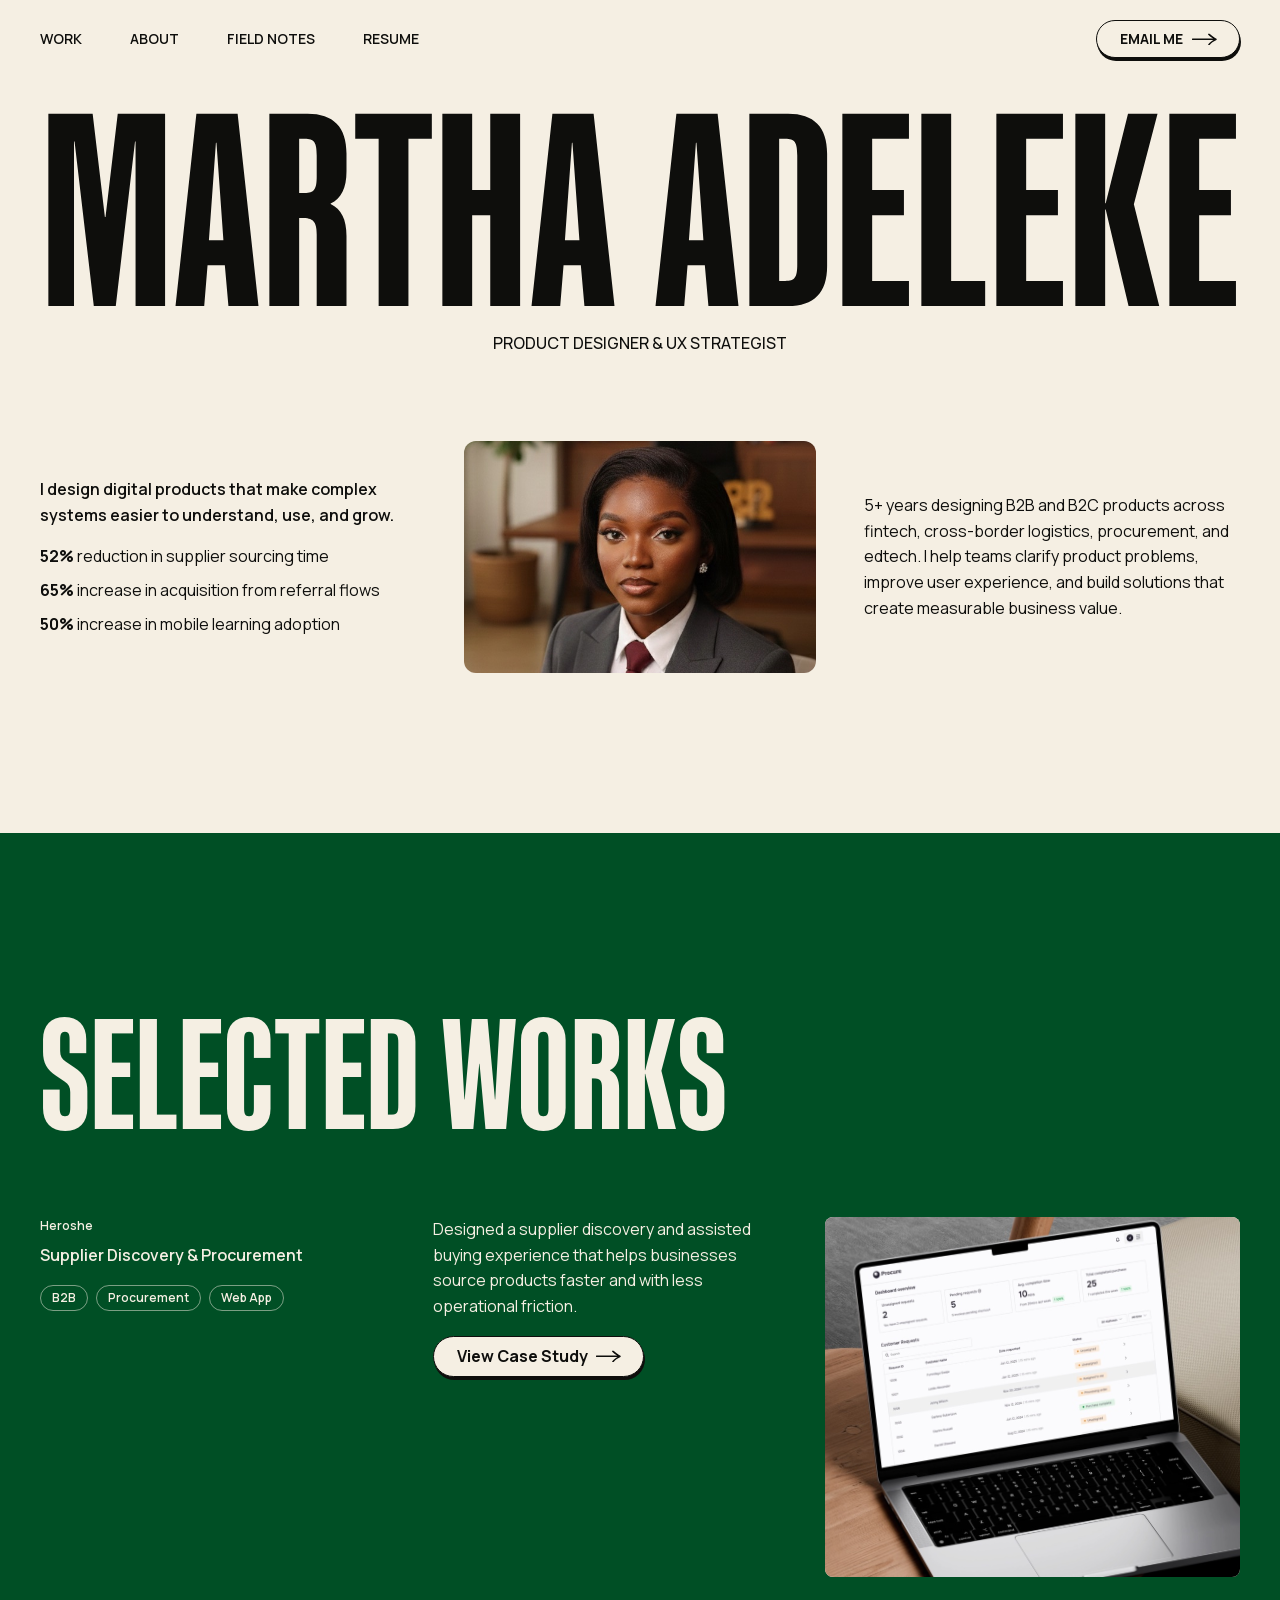
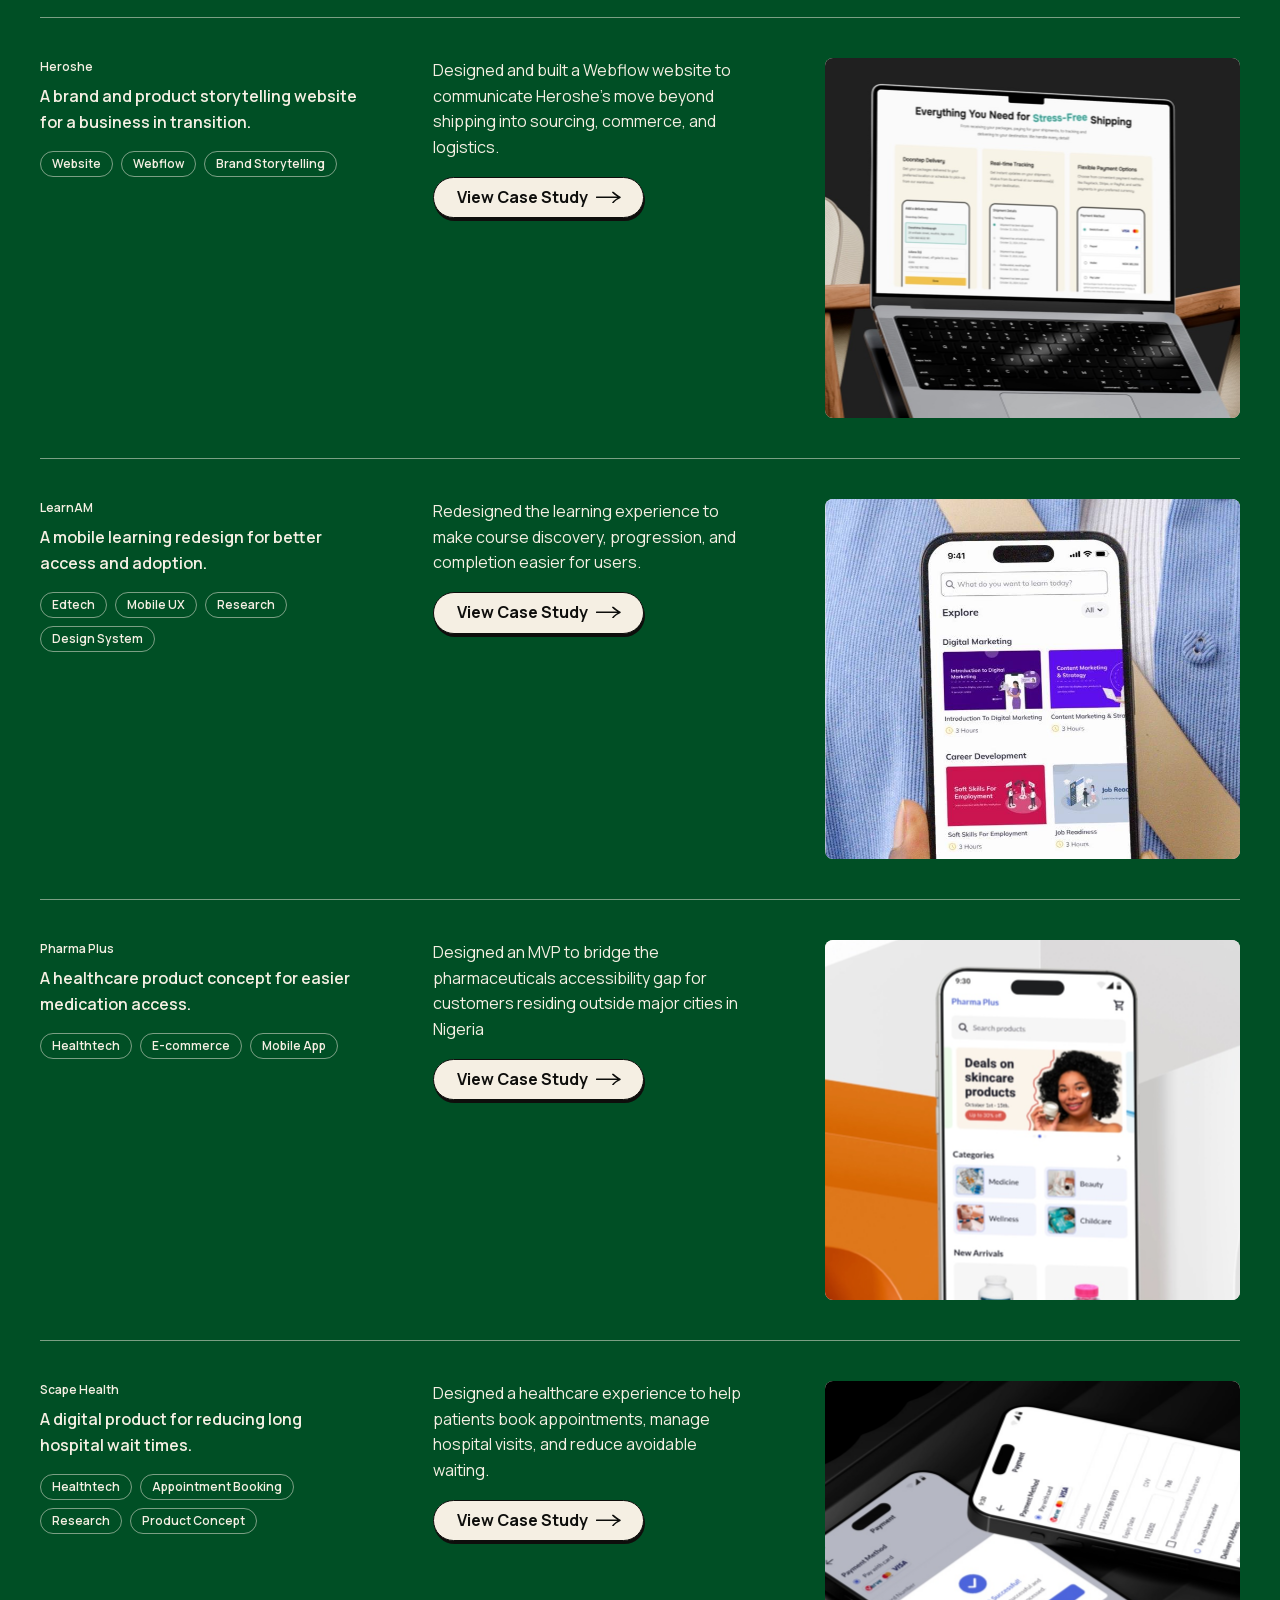
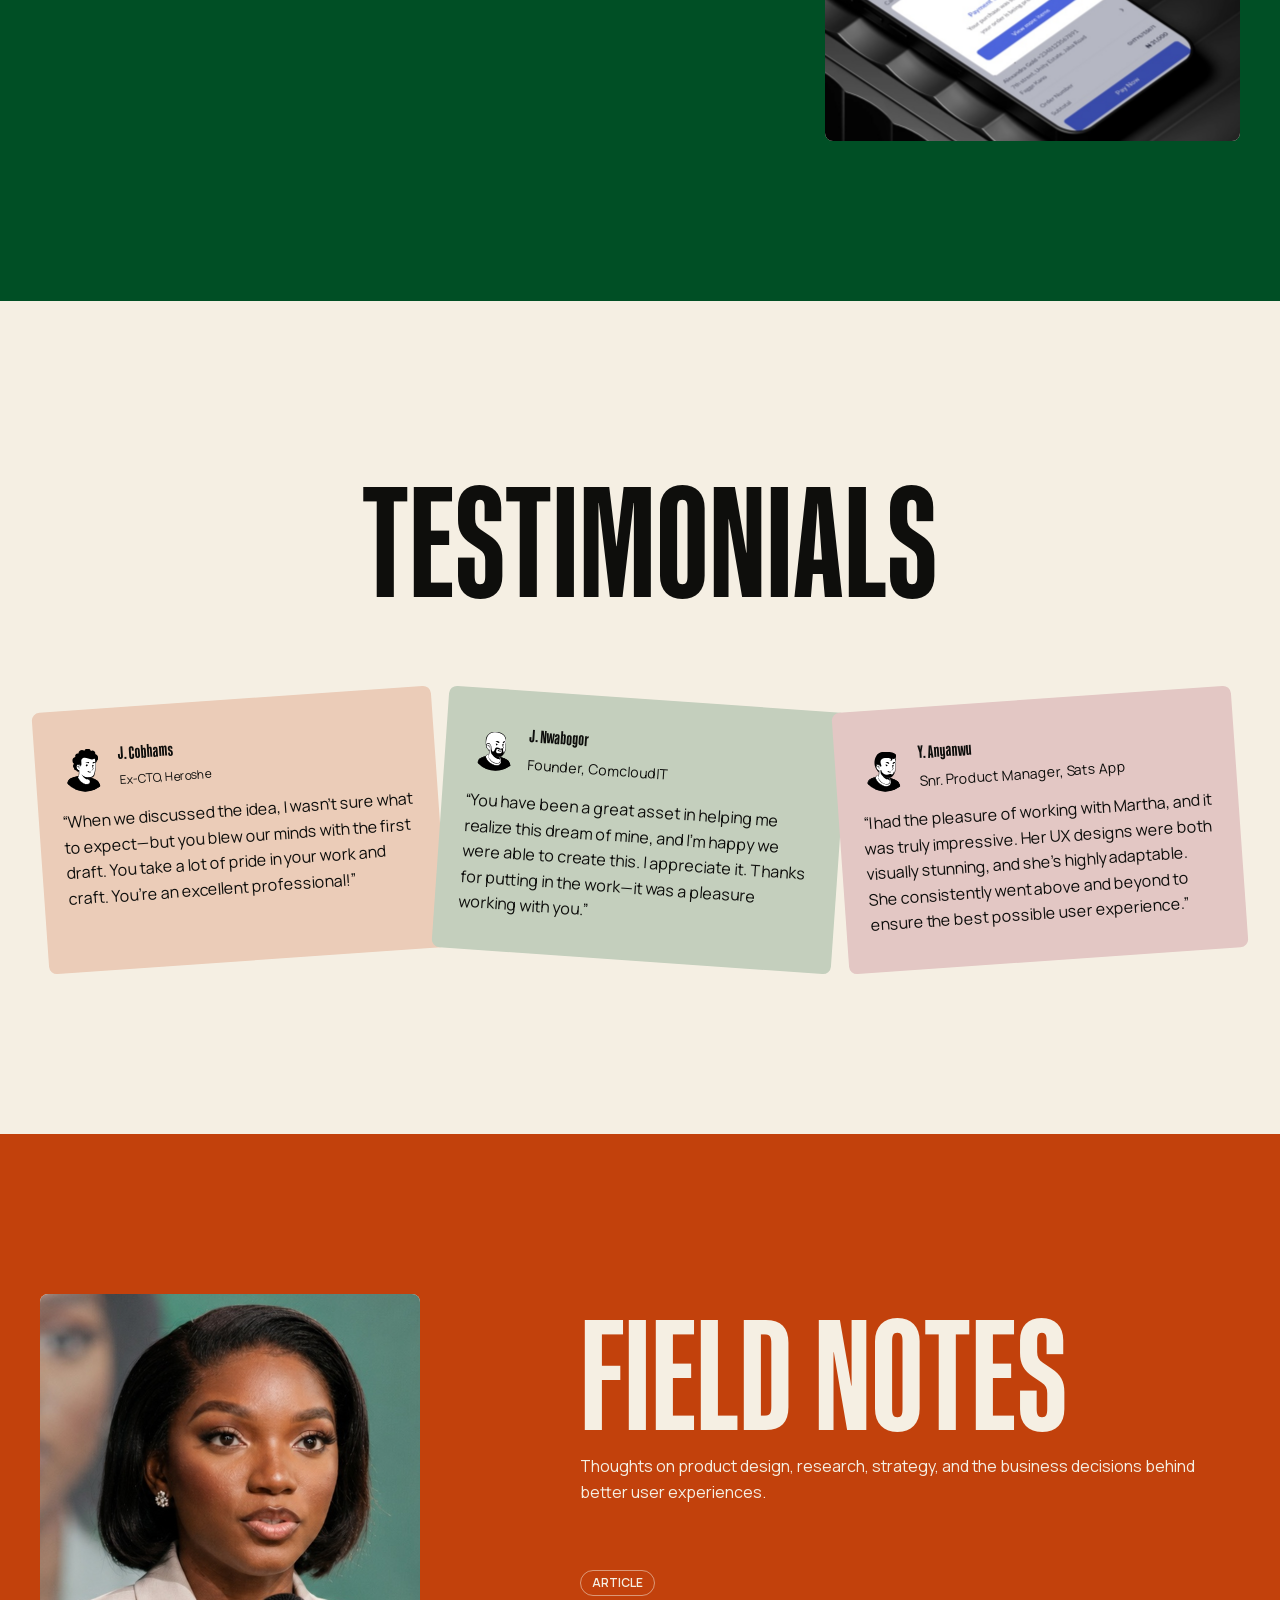
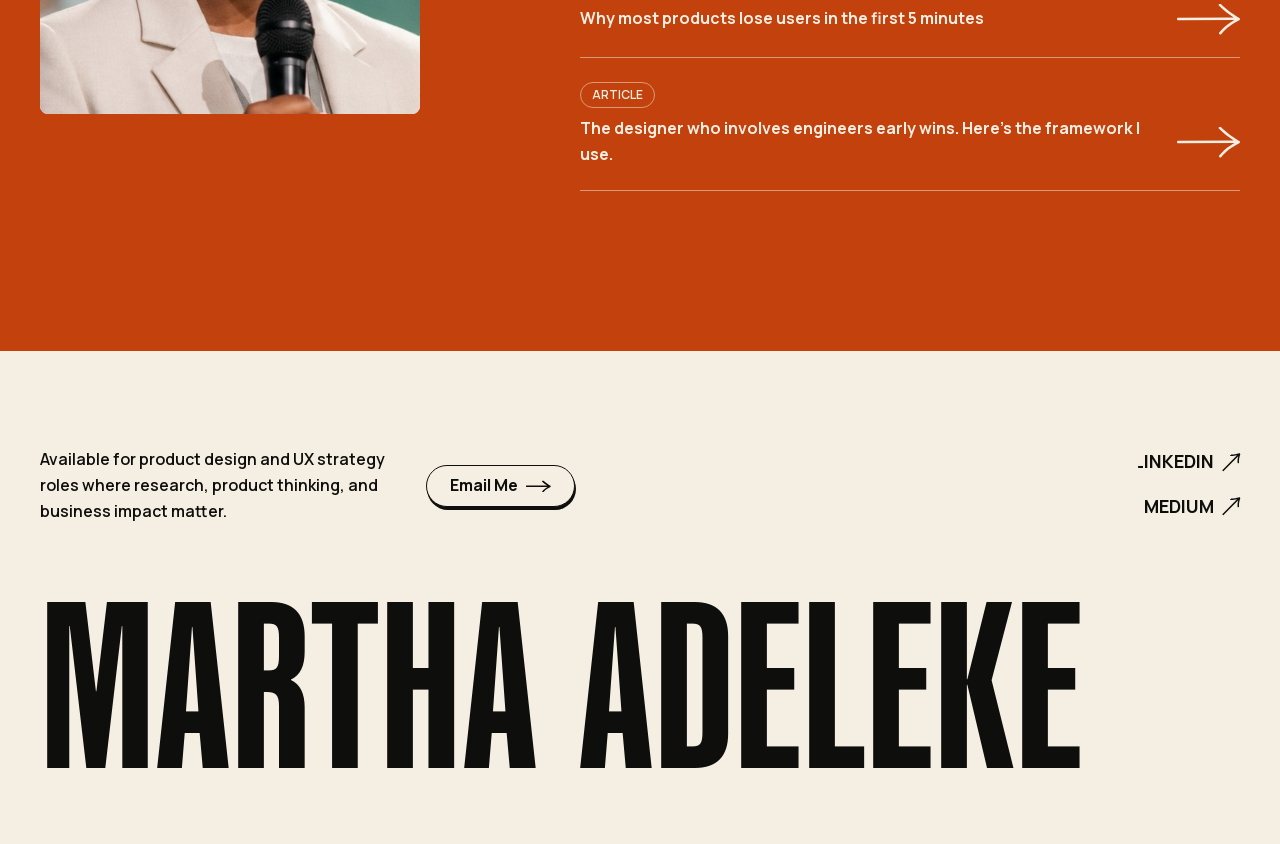
<file: index.html>
<!doctype html>
<html lang="en">
<head>
<meta charset="utf-8">
<meta name="viewport" content="width=device-width, initial-scale=1">
<title>Martha Adeleke — Product Designer & UX Strategist</title>
<link rel="preload" href="assets/fonts/manrope-latin.woff2" as="font" type="font/woff2" crossorigin>
<link rel="stylesheet" href="assets/styles.css">
<script>document.documentElement.classList.add("js");</script>
</head>
<body>
  <header class="navbar">
    <a class="nav-brand" href="index.html">Martha Adeleke</a>
    <button class="nav-toggle" type="button" aria-expanded="false"
            aria-controls="nav-panel" aria-label="Open menu">
      <span class="nav-toggle__box" aria-hidden="true">
        <span class="nav-toggle__bar"></span>
        <span class="nav-toggle__bar"></span>
      </span>
    </button>
    <div class="nav-panel" id="nav-panel">
      <nav class="nav-menu">
        <a class="nav-link" href="#work">Work</a>
        <a class="nav-link" href="about.html">About</a>
        <a class="nav-link" href="#field-notes">Field Notes</a>
        <a class="nav-link" href="about.html#resume">Resume</a>
      </nav>
      <a class="btn nav-cta" href="mailto:marthaadeleke@gmail.com">
        <span class="btn__label" aria-live="polite">Email Me</span>
        <span class="btn__icon"><img loading="lazy" decoding="async" src="assets/arrow-union.svg" alt="" width="12" height="25"></span>
      </a>
    </div>
  </header>

  <main>
  <section class="hero">
    <div class="heading">
      <h1 class="headline" aria-label="Martha Adeleke"><span>MARTHA</span><span>ADELEKE</span></h1>
      <div class="tagline" data-reveal="rise">
        <p>Product Designer &amp; UX Strategist</p>
      </div>
    </div>

    <div class="content" data-stagger>
      <div class="feature feature--left" data-reveal="rise">
        <div class="feature__label">
          <p>I design digital products that make complex systems easier to understand, use, and grow.</p>
        </div>
        <div class="stats">
          <p><b>52%</b> reduction in supplier sourcing time</p>
          <p><b>65%</b> increase in acquisition from referral flows</p>
          <p><b>50%</b> increase in mobile learning adoption</p>
        </div>
      </div>

      <figure class="media" data-reveal="rise">
        <img src="assets/personal-image.jpg" alt="Martha Adeleke">
      </figure>

      <div class="feature feature--right" data-reveal="rise">
        <p><strong>5+ years designing B2B and B2C products across fintech, cross-border logistics, procurement, and edtech. I</strong> help teams clarify product problems, improve user experience, and build solutions that create measurable business value.</p>
      </div>
    </div>
  </section>

  <section class="works" id="work">
    <div class="works__inner">
      <h2 class="works__title"><span data-reveal="mask">SELECTED WORKS</span></h2>

      <div class="work-list" data-stagger>
        <article class="work" data-reveal="rise">
          <div class="work__col">
            <p class="work__client">Heroshe</p>
            <p class="work__name">Supplier Discovery &amp; Procurement</p>
            <div class="work__tags">
              <span class="tag">B2B</span>
              <span class="tag">Procurement</span>
              <span class="tag">Web App</span>
            </div>
          </div>
          <div class="work__body">
            <p>Designed a supplier discovery and assisted buying experience that helps businesses source products faster and with less operational friction.</p>
            <a class="btn btn--case" href="procure.html">
              View Case Study
              <span class="btn__icon"><img loading="lazy" decoding="async" src="assets/arrow-union.svg" alt="" width="12" height="25"></span>
            </a>
          </div>
          <figure class="work__media work__media--procurement">
            <img loading="lazy" decoding="async" src="assets/work-heroshe-procurement.jpg" alt="Heroshe supplier discovery dashboard on a laptop">
          </figure>
        </article>

        <article class="work" data-reveal="rise">
          <div class="work__col">
            <p class="work__client">Heroshe</p>
            <p class="work__name">A brand and product storytelling website for a business in transition.</p>
            <div class="work__tags">
              <span class="tag">Website</span>
              <span class="tag">Webflow</span>
              <span class="tag">Brand Storytelling</span>
            </div>
          </div>
          <div class="work__body">
            <p>Designed and built a Webflow website to communicate Heroshe’s move beyond shipping into sourcing, commerce, and logistics.</p>
            <a class="btn btn--case" href="heroshe-website.html">
              View Case Study
              <span class="btn__icon"><img loading="lazy" decoding="async" src="assets/arrow-union.svg" alt="" width="12" height="25"></span>
            </a>
          </div>
          <figure class="work__media work__media--website">
            <img loading="lazy" decoding="async" src="assets/work-heroshe-website.jpg" alt="Heroshe marketing website on a laptop">
          </figure>
        </article>

        <article class="work" data-reveal="rise">
          <div class="work__col">
            <p class="work__client">LearnAM</p>
            <p class="work__name">A mobile learning redesign for better access and adoption.</p>
            <div class="work__tags">
              <span class="tag">Edtech</span>
              <span class="tag">Mobile UX</span>
              <span class="tag">Research</span>
              <span class="tag">Design System</span>
            </div>
          </div>
          <div class="work__body">
            <p>Redesigned the learning experience to make course discovery, progression, and completion easier for users.</p>
            <a class="btn btn--case" href="learnam.html">
              View Case Study
              <span class="btn__icon"><img loading="lazy" decoding="async" src="assets/arrow-union.svg" alt="" width="12" height="25"></span>
            </a>
          </div>
          <figure class="work__media work__media--learnam">
            <img loading="lazy" decoding="async" src="assets/work-learnam.jpg" alt="LearnAM mobile app held in hand">
          </figure>
        </article>

        <article class="work" data-reveal="rise">
          <div class="work__col">
            <p class="work__client">Pharma Plus</p>
            <p class="work__name">A healthcare product concept for easier medication access.</p>
            <div class="work__tags">
              <span class="tag">Healthtech</span>
              <span class="tag">E-commerce</span>
              <span class="tag">Mobile App</span>
            </div>
          </div>
          <div class="work__body">
            <p>Designed an MVP to bridge the pharmaceuticals accessibility gap for customers residing outside major cities in Nigeria</p>
            <a class="btn btn--case" href="pharma-plus.html">
              View Case Study
              <span class="btn__icon"><img loading="lazy" decoding="async" src="assets/arrow-union.svg" alt="" width="12" height="25"></span>
            </a>
          </div>
          <figure class="work__media work__media--pharma">
            <img loading="lazy" decoding="async" src="assets/work-pharma-plus.jpg" alt="Pharma Plus mobile app screens">
          </figure>
        </article>

        <article class="work" data-reveal="rise">
          <div class="work__col">
            <p class="work__client">Scape Health</p>
            <p class="work__name">A digital product for reducing long hospital wait times.</p>
            <div class="work__tags">
              <span class="tag">Healthtech</span>
              <span class="tag">Appointment Booking</span>
              <span class="tag">Research</span>
              <span class="tag">Product Concept</span>
            </div>
          </div>
          <div class="work__body">
            <p>Designed a healthcare experience to help patients book appointments, manage hospital visits, and reduce avoidable waiting.</p>
            <a class="btn btn--case" href="scape-health.html">
              View Case Study
              <span class="btn__icon"><img loading="lazy" decoding="async" src="assets/arrow-union.svg" alt="" width="12" height="25"></span>
            </a>
          </div>
          <figure class="work__media work__media--scape">
            <img loading="lazy" decoding="async" src="assets/work-scape-health.jpg" alt="Scape Health appointment booking app screens">
          </figure>
        </article>
      </div>
    </div>
  </section>

  <section class="testimonials" id="testimonials">
    <h2 class="testimonials__title"><span data-reveal="mask">TESTIMONIALS</span></h2>

    <div class="quotes" data-stagger>
      <div class="quote-slot" data-reveal="rise">
        <figure class="quote">
          <figcaption class="quote__author">
            <span class="quote__avatar">
    <span class="avatar">
      <img loading="lazy" decoding="async" src="assets/avatar/body.svg" alt="" style="left:13.3%;top:68.85%;width:67.04%;height:31.02%">
      <img loading="lazy" decoding="async" src="assets/avatar/outfit-24.svg" alt="" style="left:4.38%;top:67.1%;width:84.45%;height:45.17%">
      <img loading="lazy" decoding="async" src="assets/avatar/head-08.svg" alt="" style="left:29.68%;top:19.29%;width:42.91%;height:65.37%">
      <img loading="lazy" decoding="async" src="assets/avatar/mouth.svg" alt="" style="left:54.48%;top:56.14%;width:7.21%;height:3.39%">
      <img loading="lazy" decoding="async" src="assets/avatar/eyes-normal.svg" alt="" style="left:49.14%;top:36.98%;width:21.93%;height:10.96%">
      <img loading="lazy" decoding="async" src="assets/avatar/hair-22.svg" alt="" style="left:22.55%;top:11.1%;width:55.46%;height:47.45%">
    </span>
          </span>
            <span class="quote__meta">
              <span class="quote__name">J. Cobhams</span>
              <span class="quote__role quote__role--sm">Ex-CTO, Heroshe</span>
            </span>
          </figcaption>
          <p>“When we discussed the idea, I wasn’t sure what to expect—but you blew our minds with the first draft. You take a lot of pride in your work and craft. You’re an excellent professional!”</p>
        </figure>
      </div>

      <div class="quote-slot" data-reveal="rise">
        <figure class="quote">
          <figcaption class="quote__author">
            <span class="quote__avatar">
    <span class="avatar">
      <img loading="lazy" decoding="async" src="assets/avatar/body.svg" alt="" style="left:13.3%;top:68.85%;width:67.04%;height:31.02%">
      <img loading="lazy" decoding="async" src="assets/avatar/outfit-04-a.svg" alt="" style="left:4.56%;top:67.88%;width:84.28%;height:44.23%">
      <img loading="lazy" decoding="async" src="assets/avatar/outfit-04-b.svg" alt="" style="left:29.42%;top:65.16%;width:34.05%;height:23.98%">
      <img loading="lazy" decoding="async" src="assets/avatar/head-04.svg" alt="" style="left:29.67%;top:19.31%;width:43.01%;height:65.35%">
      <img loading="lazy" decoding="async" src="assets/avatar/mouth.svg" alt="" style="left:54.48%;top:56.14%;width:7.21%;height:3.39%">
      <img loading="lazy" decoding="async" src="assets/avatar/eyes-angry.svg" alt="" style="left:49.66%;top:38.49%;width:20.91%;height:9.45%">
      <img loading="lazy" decoding="async" src="assets/avatar/beard3.svg" alt="" style="left:39.87%;top:46.73%;width:29.77%;height:25.06%">
    </span>
          </span>
            <span class="quote__meta">
              <span class="quote__name">J. Nwabogor</span>
              <span class="quote__role">Founder, ComcloudIT</span>
            </span>
          </figcaption>
          <p>“You have been a great asset in helping me realize this dream of mine, and I’m happy we were able to create this. I appreciate it. Thanks for putting in the work—it was a pleasure working with you.”</p>
        </figure>
      </div>

      <div class="quote-slot" data-reveal="rise">
        <figure class="quote">
          <figcaption class="quote__author">
            <span class="quote__avatar">
    <span class="avatar">
      <img loading="lazy" decoding="async" src="assets/avatar/body.svg" alt="" style="left:13.3%;top:68.85%;width:67.04%;height:31.02%">
      <img loading="lazy" decoding="async" src="assets/avatar/outfit-04-a.svg" alt="" style="left:4.56%;top:67.88%;width:84.28%;height:44.23%">
      <img loading="lazy" decoding="async" src="assets/avatar/outfit-04-b.svg" alt="" style="left:29.42%;top:65.16%;width:34.05%;height:23.98%">
      <img loading="lazy" decoding="async" src="assets/avatar/head-04.svg" alt="" style="left:29.67%;top:19.31%;width:43.01%;height:65.35%">
      <img loading="lazy" decoding="async" src="assets/avatar/mouth.svg" alt="" style="left:54.48%;top:56.14%;width:7.21%;height:3.39%">
      <img loading="lazy" decoding="async" src="assets/avatar/eyes-angry.svg" alt="" style="left:49.66%;top:38.49%;width:20.91%;height:9.45%">
      <img loading="lazy" decoding="async" src="assets/avatar/hair-26.svg" alt="" style="left:27.97%;top:17.66%;width:45.5%;height:42.35%">
      <img loading="lazy" decoding="async" src="assets/avatar/beard2.svg" alt="" style="left:40.29%;top:54.75%;width:29.48%;height:16.78%">
    </span>
          </span>
            <span class="quote__meta">
              <span class="quote__name">Y. Anyanwu</span>
              <span class="quote__role">Snr. Product Manager, Sats App</span>
            </span>
          </figcaption>
          <p>“I had the pleasure of working with Martha, and it was truly impressive. Her UX designs were both visually stunning, and she’s highly adaptable. She consistently went above and beyond to ensure the best possible user experience.”</p>
        </figure>
      </div>
    </div>
  </section>

  <section class="notes" id="field-notes">
    <figure class="notes__media" data-reveal="rise">
      <img loading="lazy" decoding="async" src="assets/field-notes-speaker.jpg" alt="Martha Adeleke speaking at a keynote">
    </figure>

    <div class="notes__body">
      <div class="notes__heading">
        <h2 class="notes__title"><span data-reveal="mask">FIELD NOTES</span></h2>
        <p class="notes__intro" data-reveal="rise">Thoughts on product design, research, strategy, and the business decisions behind better user experiences.</p>
      </div>

      <div class="note-list" data-stagger>
        <a class="note" data-reveal="rise" href="https://medium.com/design-bootcamp/why-most-products-lose-users-in-the-first-5-minutes-121b6ae2f5cb" target="_blank" rel="noopener noreferrer">
          <span class="tag">ARTICLE</span>
          <span class="note__head">
            <span class="note__title">Why most products lose users in the first 5 minutes</span>
            <span class="note__arrow"><img loading="lazy" decoding="async" src="assets/arrow-union-paper.svg" alt="" width="31" height="63"></span>
          </span>
        </a>

        <a class="note" data-reveal="rise" href="https://medium.com/design-bootcamp/the-designer-who-involves-engineers-early-wins-heres-the-framework-i-use-ccea5c81436a" target="_blank" rel="noopener noreferrer">
          <span class="tag">ARTICLE</span>
          <span class="note__head">
            <span class="note__title">The designer who involves engineers early wins. Here’s the framework I use.</span>
            <span class="note__arrow"><img loading="lazy" decoding="async" src="assets/arrow-union-paper.svg" alt="" width="31" height="63"></span>
          </span>
        </a>


      </div>
    </div>
  </section>
  </main>

  <footer class="footer">
    <div class="footer__row">
      <div class="footer__main">
        <div class="footer__cta" data-reveal="rise">
          <p class="footer__blurb">Available for product design and UX strategy roles where research, product thinking, and business impact matter.</p>
          <a class="btn" href="mailto:marthaadeleke@gmail.com">
            <span class="btn__label" aria-live="polite">Email Me</span>
            <span class="btn__icon"><img loading="lazy" decoding="async" src="assets/arrow-union.svg" alt="" width="12" height="25"></span>
          </a>
        </div>
        <div class="footer__wordmark" data-stagger><span data-reveal="mask">MARTHA</span><span data-reveal="mask">ADELEKE</span></div>
      </div>

      <nav class="footer__links" data-reveal="rise">
        <a href="https://www.linkedin.com/in/martha-adeleke/" target="_blank" rel="noopener noreferrer">LINKEDIN<span class="link-arrow"><img loading="lazy" decoding="async" src="assets/arrow-union.svg" alt="" width="12" height="25"></span></a>
        <a href="https://medium.com/@marthaadeleke" target="_blank" rel="noopener noreferrer">MEDIUM<span class="link-arrow"><img loading="lazy" decoding="async" src="assets/arrow-union.svg" alt="" width="12" height="25"></span></a>
      </nav>
    </div>
  </footer>

<script src="assets/site.js" defer></script>
</body>
</html>
</file>
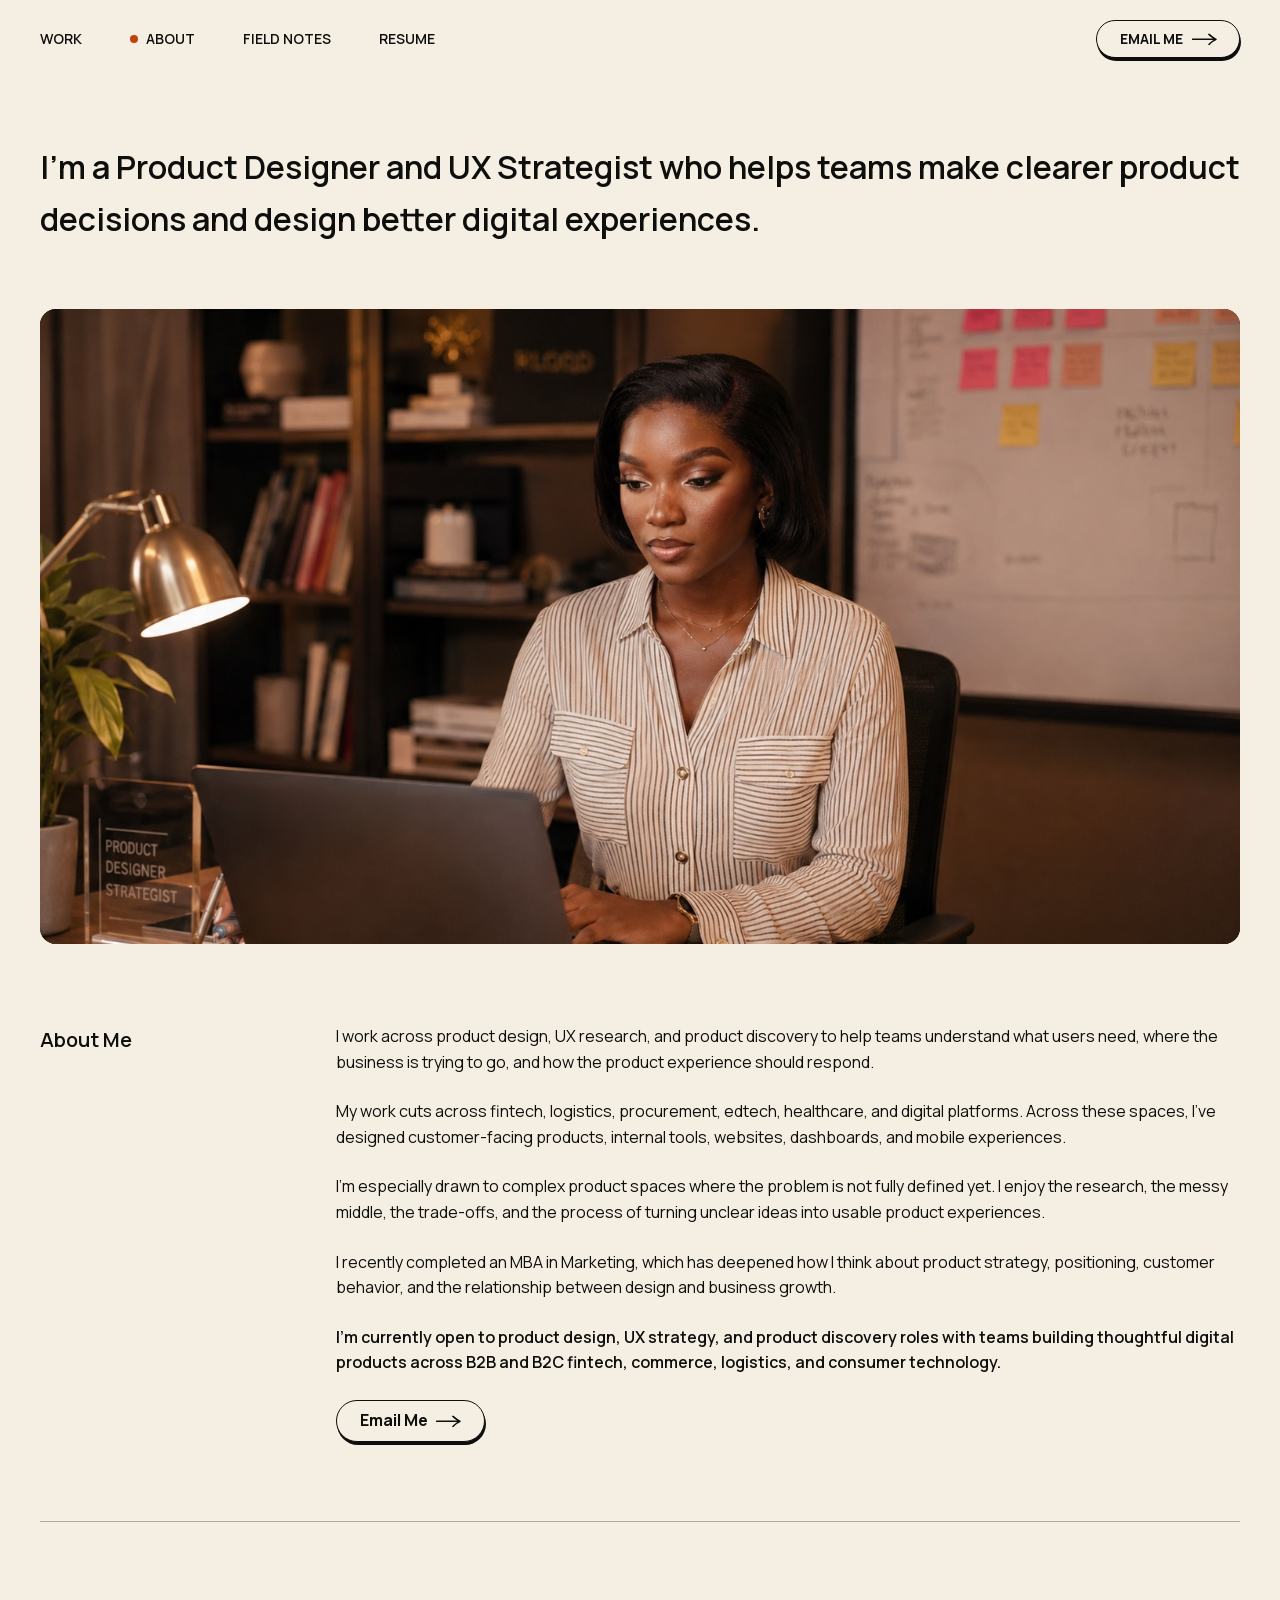
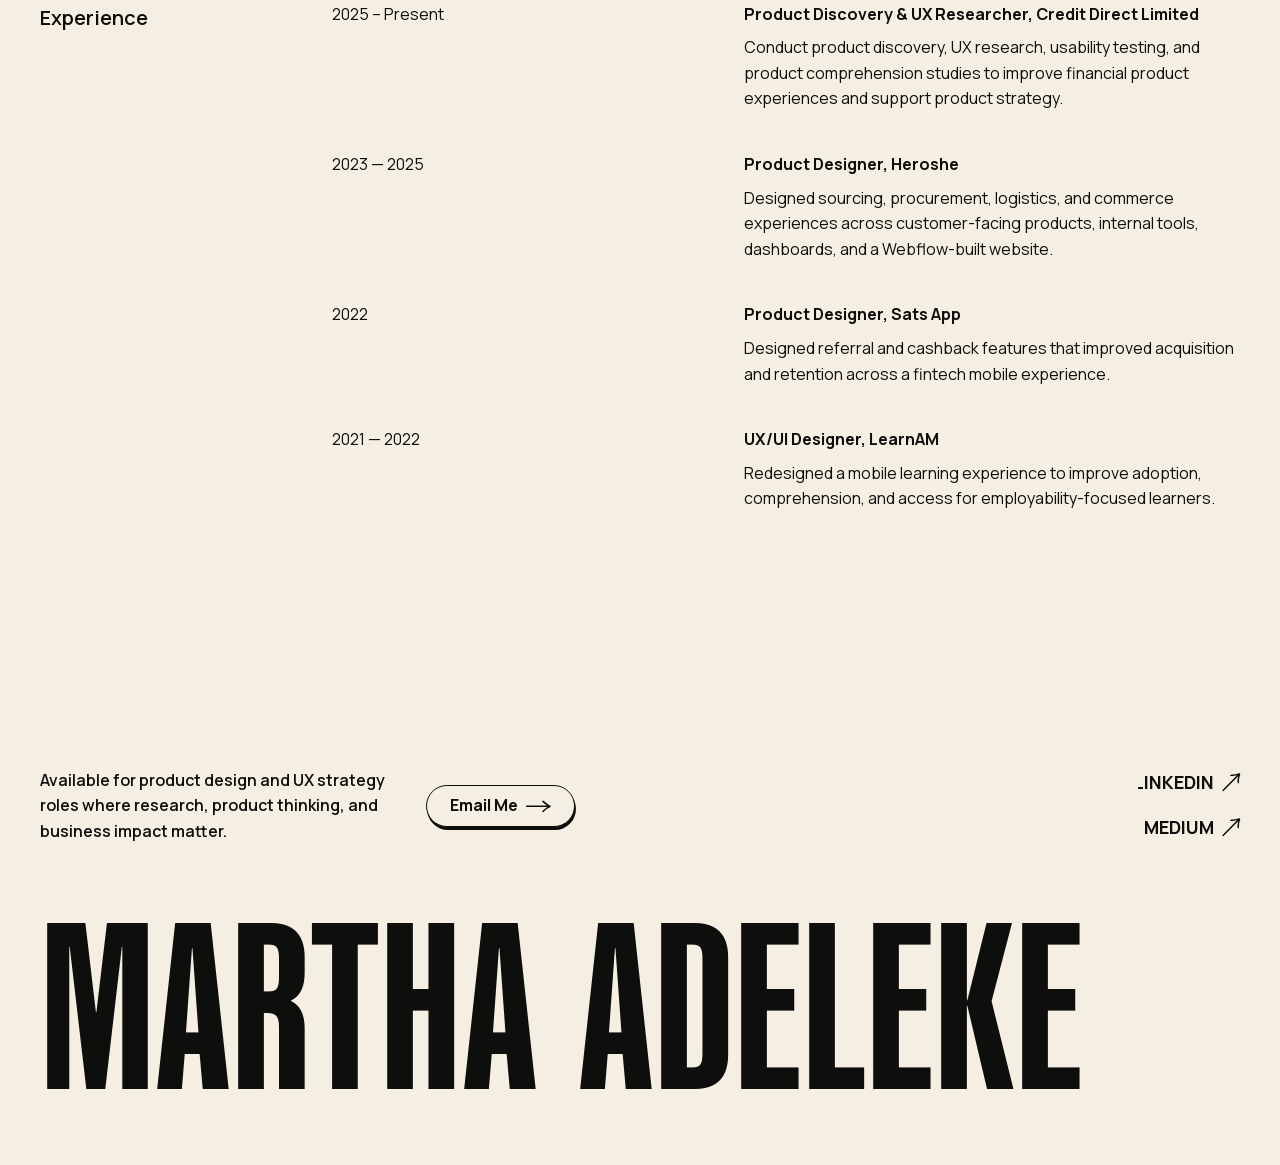
<file: about.html>
<!doctype html>
<html lang="en">
<head>
<meta charset="utf-8">
<meta name="viewport" content="width=device-width, initial-scale=1">
<title>About — Martha Adeleke</title>
<link rel="preload" href="assets/fonts/manrope-latin.woff2" as="font" type="font/woff2" crossorigin>
<link rel="stylesheet" href="assets/styles.css">
<script>document.documentElement.classList.add("js");</script>
</head>
<body>
  <header class="navbar">
    <a class="nav-brand" href="index.html">Martha Adeleke</a>
    <button class="nav-toggle" type="button" aria-expanded="false"
            aria-controls="nav-panel" aria-label="Open menu">
      <span class="nav-toggle__box" aria-hidden="true">
        <span class="nav-toggle__bar"></span>
        <span class="nav-toggle__bar"></span>
      </span>
    </button>
    <div class="nav-panel" id="nav-panel">
      <nav class="nav-menu">
        <a class="nav-link" href="index.html#work">Work</a>
        <a class="nav-link" href="about.html" aria-current="page">About</a>
        <a class="nav-link" href="index.html#field-notes">Field Notes</a>
        <a class="nav-link" href="#resume">Resume</a>
      </nav>
      <a class="btn nav-cta" href="mailto:marthaadeleke@gmail.com">
        <span class="btn__label" aria-live="polite">Email Me</span>
        <span class="btn__icon"><img loading="lazy" decoding="async" src="assets/arrow-union.svg" alt="" width="12" height="25"></span>
      </a>
    </div>
  </header>

  <main class="about">
    <section class="about-hero">
      <p class="about-hero__lead" data-reveal="rise">I’m a Product Designer and UX Strategist who helps teams make clearer product decisions and design better digital experiences.</p>

      <figure class="about-hero__media" data-reveal="rise">
        <img src="assets/about-hero.jpg" alt="Martha Adeleke working at a desk in front of a research wall">
      </figure>
    </section>

    <div class="about-body">
      <section class="about-section" id="about">
        <p class="about-section__label">About Me</p>

        <div class="about-section__content" data-stagger>
          <p data-reveal="rise">I work across product design, UX research, and product discovery to help teams understand what users need, where the business is trying to go, and how the product experience should respond.</p>
          <p data-reveal="rise">My work cuts across fintech, logistics, procurement, edtech, healthcare, and digital platforms. Across these spaces, I’ve designed customer-facing products, internal tools, websites, dashboards, and mobile experiences.</p>
          <p data-reveal="rise">I’m especially drawn to complex product spaces where the problem is not fully defined yet. I enjoy the research, the messy middle, the trade-offs, and the process of turning unclear ideas into usable product experiences.</p>
          <p data-reveal="rise">I recently completed an MBA in Marketing, which has deepened how I think about product strategy, positioning, customer behavior, and the relationship between design and business growth.</p>
          <p class="about-note" data-reveal="rise">I’m currently open to product design, UX strategy, and product discovery roles with teams building thoughtful digital products across B2B and B2C fintech, commerce, logistics, and consumer technology.</p>
          <a class="btn" href="mailto:marthaadeleke@gmail.com" data-reveal="rise">
            <span class="btn__label" aria-live="polite">Email Me</span>
            <span class="btn__icon"><img loading="lazy" decoding="async" src="assets/arrow-union.svg" alt="" width="12" height="25"></span>
          </a>
        </div>
      </section>

      <section class="experience" id="resume" data-stagger>
        <div class="experience__row" data-reveal="rise">
          <p class="experience__label">Experience</p>
          <div class="experience__desc">
            <p class="experience__year">2025 – Present</p>
            <div class="experience__detail">
              <p class="experience__role">Product Discovery &amp; UX Researcher, Credit Direct Limited</p>
              <p class="experience__summary">Conduct product discovery, UX research, usability testing, and product comprehension studies to improve financial product experiences and support product strategy.</p>
            </div>
          </div>
        </div>

        <div class="experience__row experience__row--continued" data-reveal="rise">
          <div class="experience__desc">
            <p class="experience__year">2023 — 2025</p>
            <div class="experience__detail">
              <p class="experience__role">Product Designer, Heroshe</p>
              <p class="experience__summary">Designed sourcing, procurement, logistics, and commerce experiences across customer-facing products, internal tools, dashboards, and a Webflow-built website.</p>
            </div>
          </div>
        </div>

        <div class="experience__row experience__row--continued" data-reveal="rise">
          <div class="experience__desc">
            <p class="experience__year">2022</p>
            <div class="experience__detail">
              <p class="experience__role">Product Designer, Sats App</p>
              <p class="experience__summary">Designed referral and cashback features that improved acquisition and retention across a fintech mobile experience.</p>
            </div>
          </div>
        </div>

        <div class="experience__row experience__row--continued" data-reveal="rise">
          <div class="experience__desc">
            <p class="experience__year">2021 — 2022</p>
            <div class="experience__detail">
              <p class="experience__role">UX/UI Designer, LearnAM</p>
              <p class="experience__summary">Redesigned a mobile learning experience to improve adoption, comprehension, and access for employability-focused learners.</p>
            </div>
          </div>
        </div>
      </section>
    </div>
  </main>

  <footer class="footer">
    <div class="footer__row">
      <div class="footer__main">
        <div class="footer__cta" data-reveal="rise">
          <p class="footer__blurb">Available for product design and UX strategy roles where research, product thinking, and business impact matter.</p>
          <a class="btn" href="mailto:marthaadeleke@gmail.com">
            <span class="btn__label" aria-live="polite">Email Me</span>
            <span class="btn__icon"><img loading="lazy" decoding="async" src="assets/arrow-union.svg" alt="" width="12" height="25"></span>
          </a>
        </div>
        <div class="footer__wordmark" data-stagger><span data-reveal="mask">MARTHA</span><span data-reveal="mask">ADELEKE</span></div>
      </div>

      <nav class="footer__links" data-reveal="rise">
        <a href="https://www.linkedin.com/in/martha-adeleke/" target="_blank" rel="noopener noreferrer">LINKEDIN<span class="link-arrow"><img loading="lazy" decoding="async" src="assets/arrow-union.svg" alt="" width="12" height="25"></span></a>
        <a href="https://medium.com/@marthaadeleke" target="_blank" rel="noopener noreferrer">MEDIUM<span class="link-arrow"><img loading="lazy" decoding="async" src="assets/arrow-union.svg" alt="" width="12" height="25"></span></a>
      </nav>
    </div>
  </footer>

<script src="assets/site.js" defer></script>
</body>
</html>
</file>
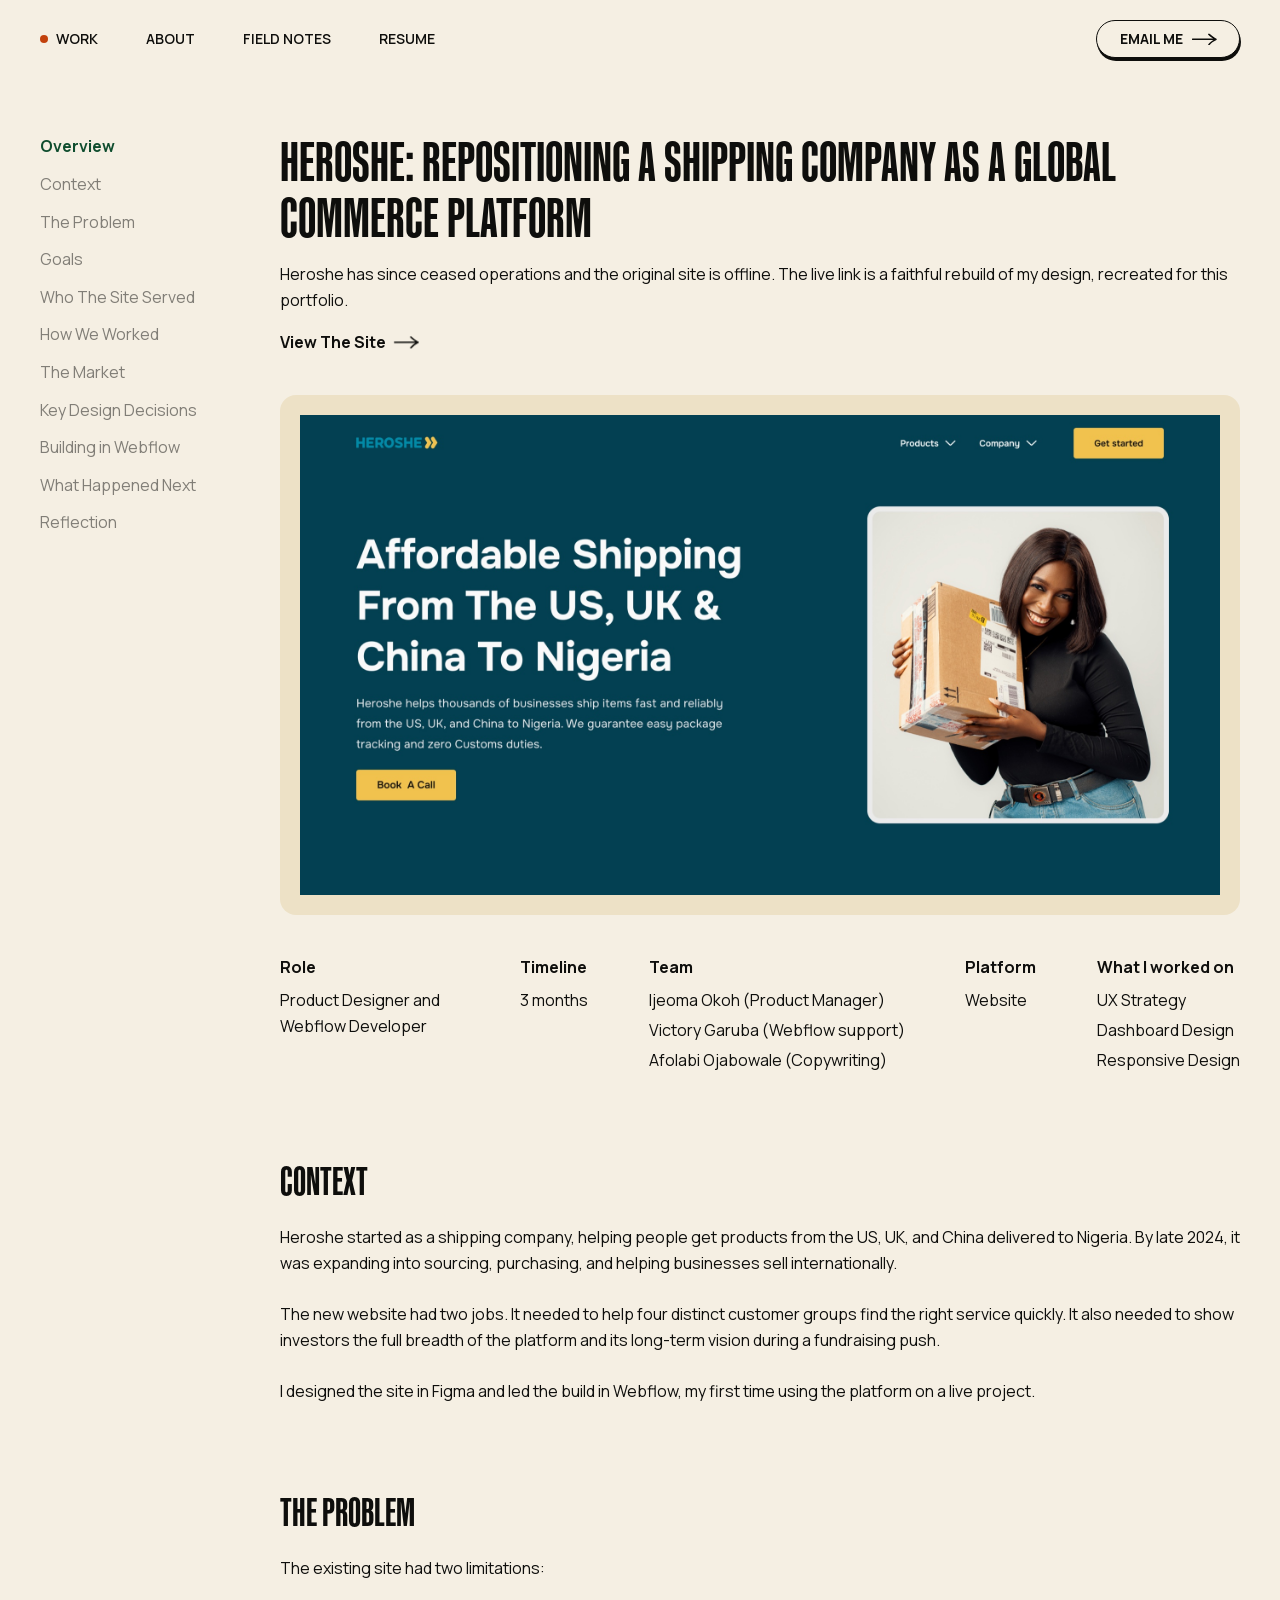
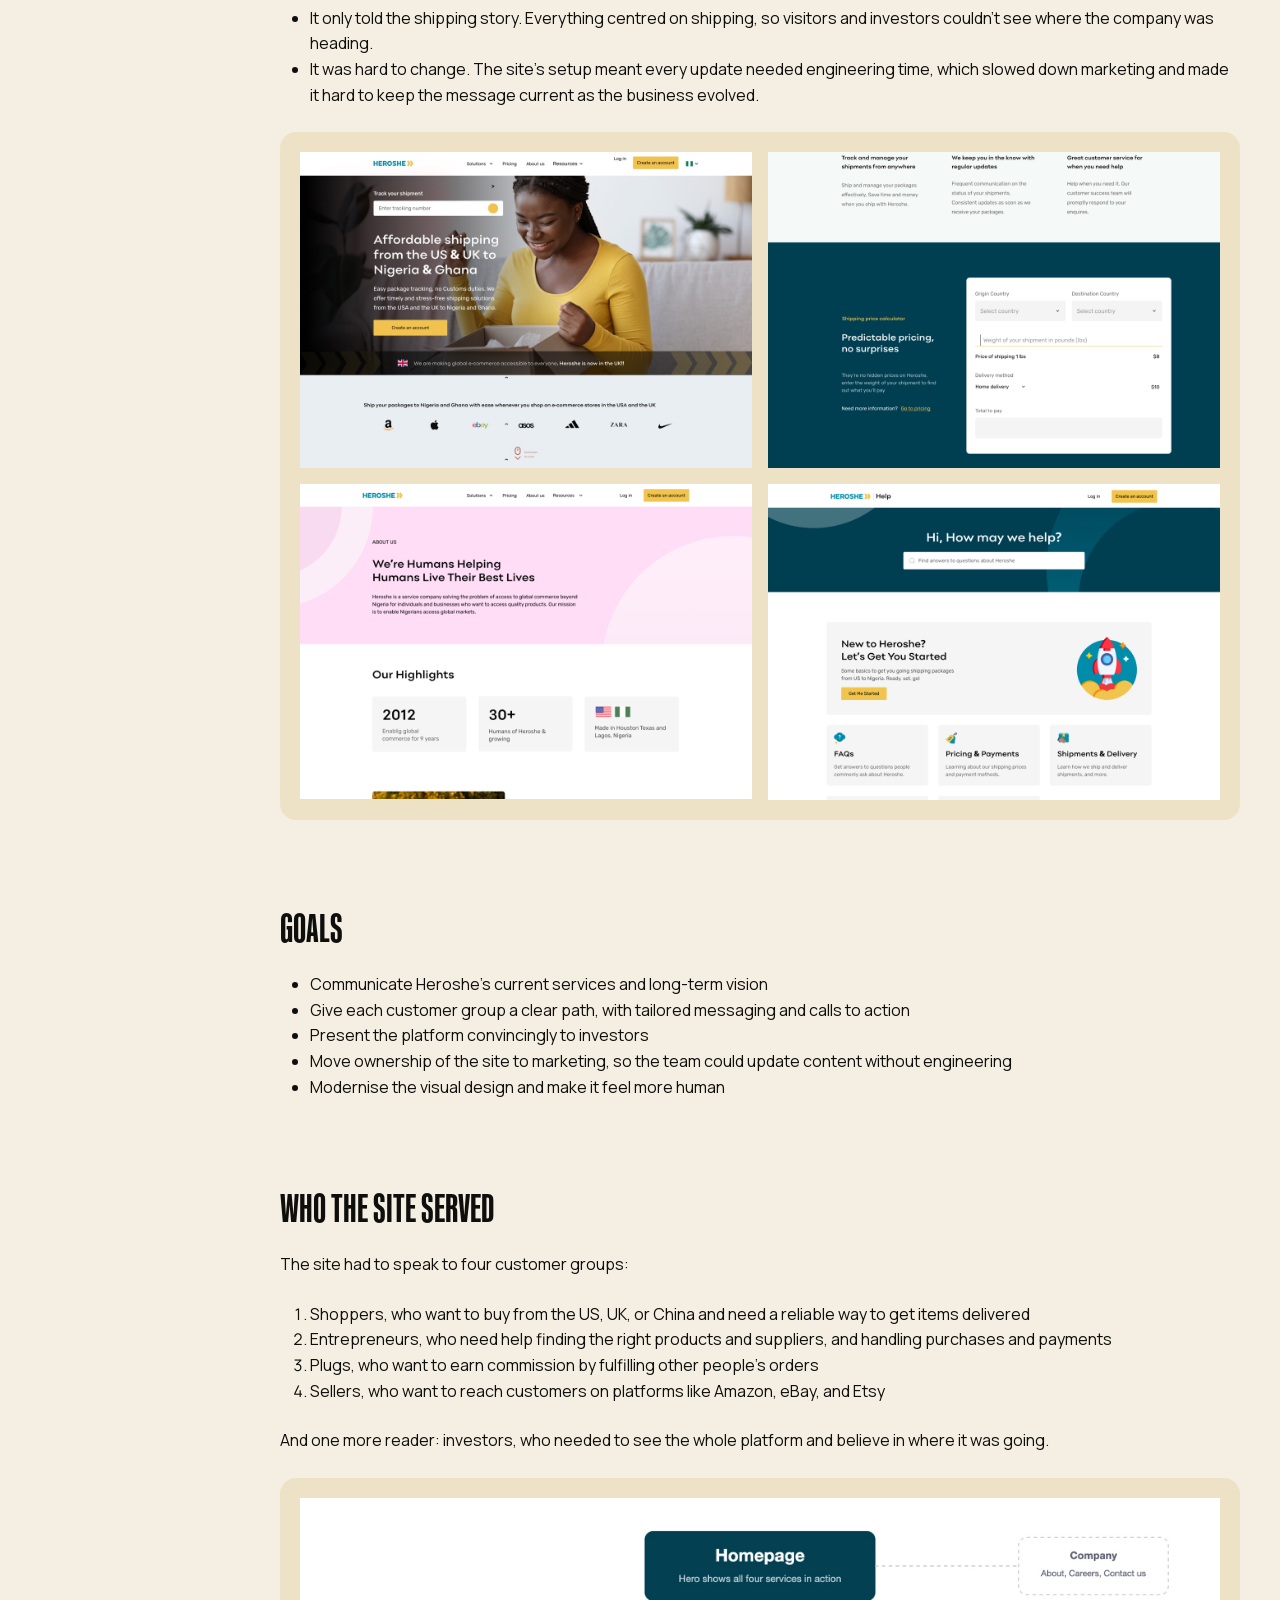
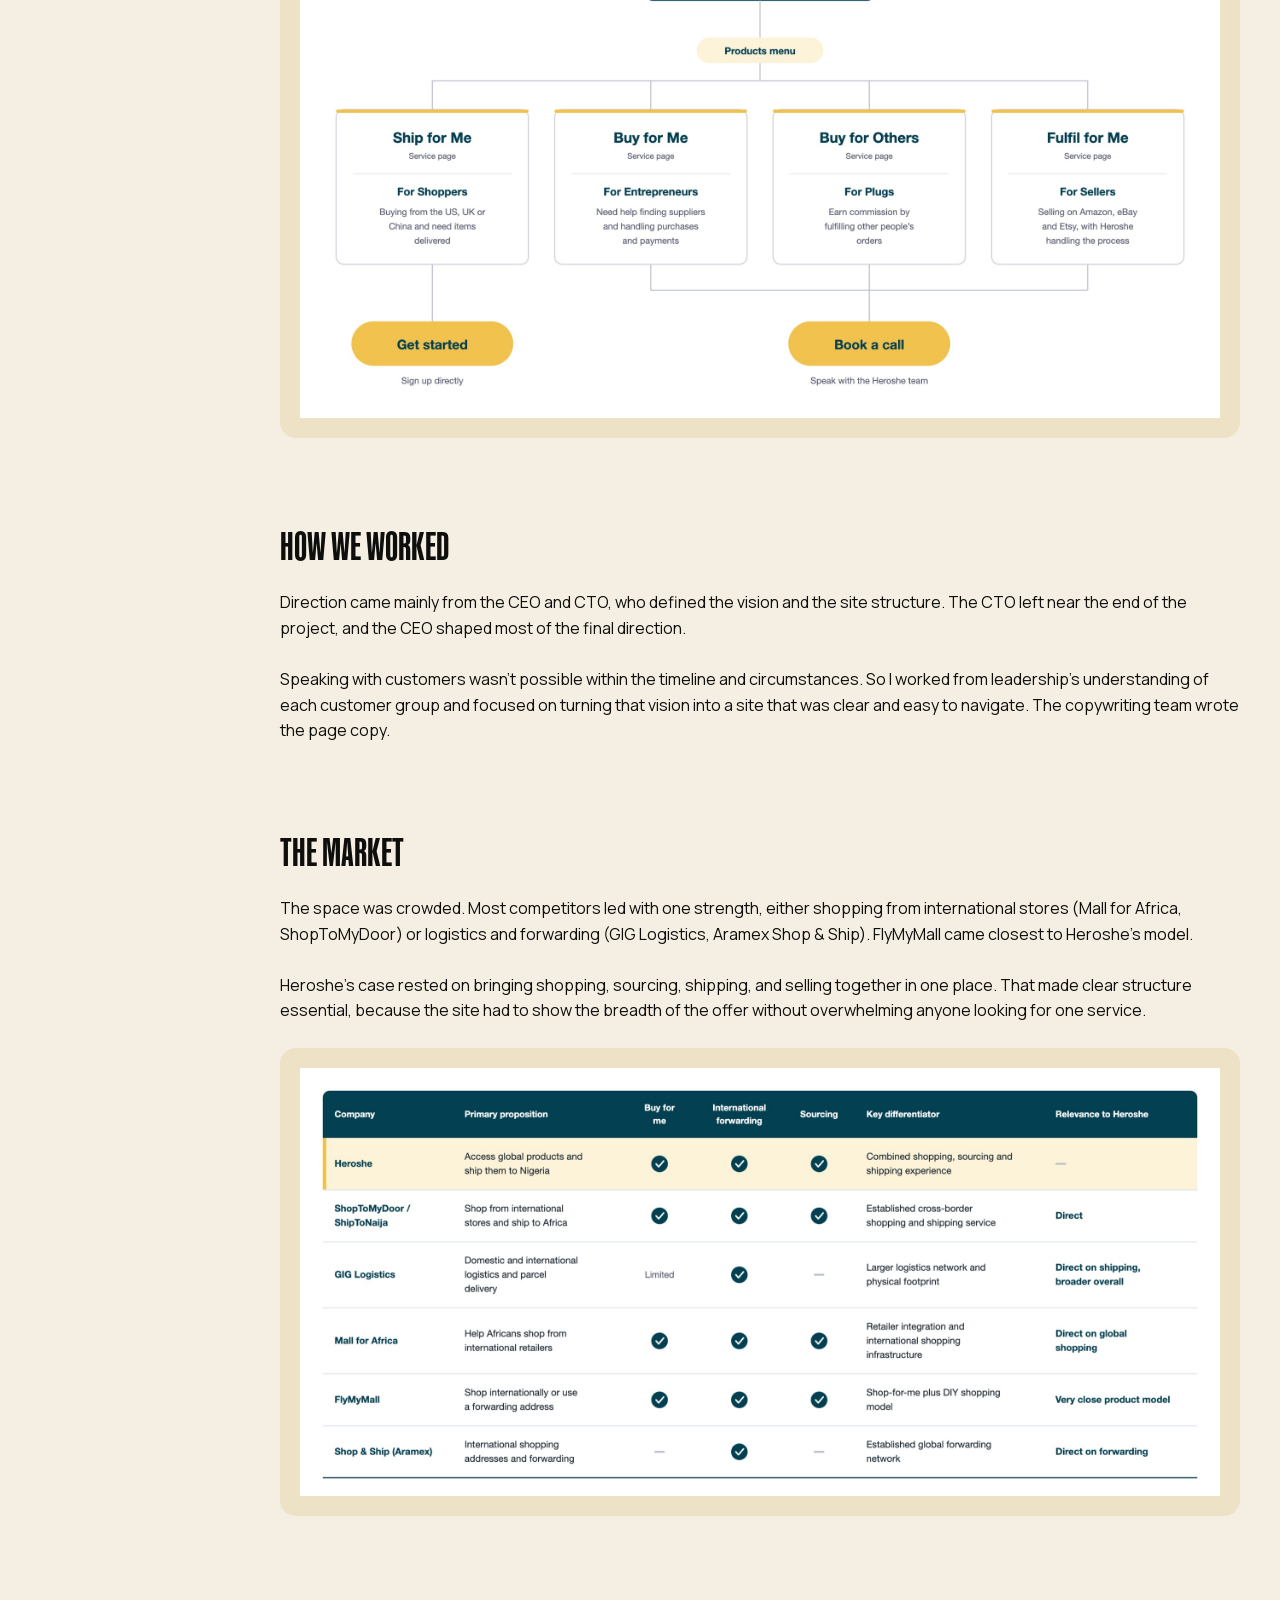
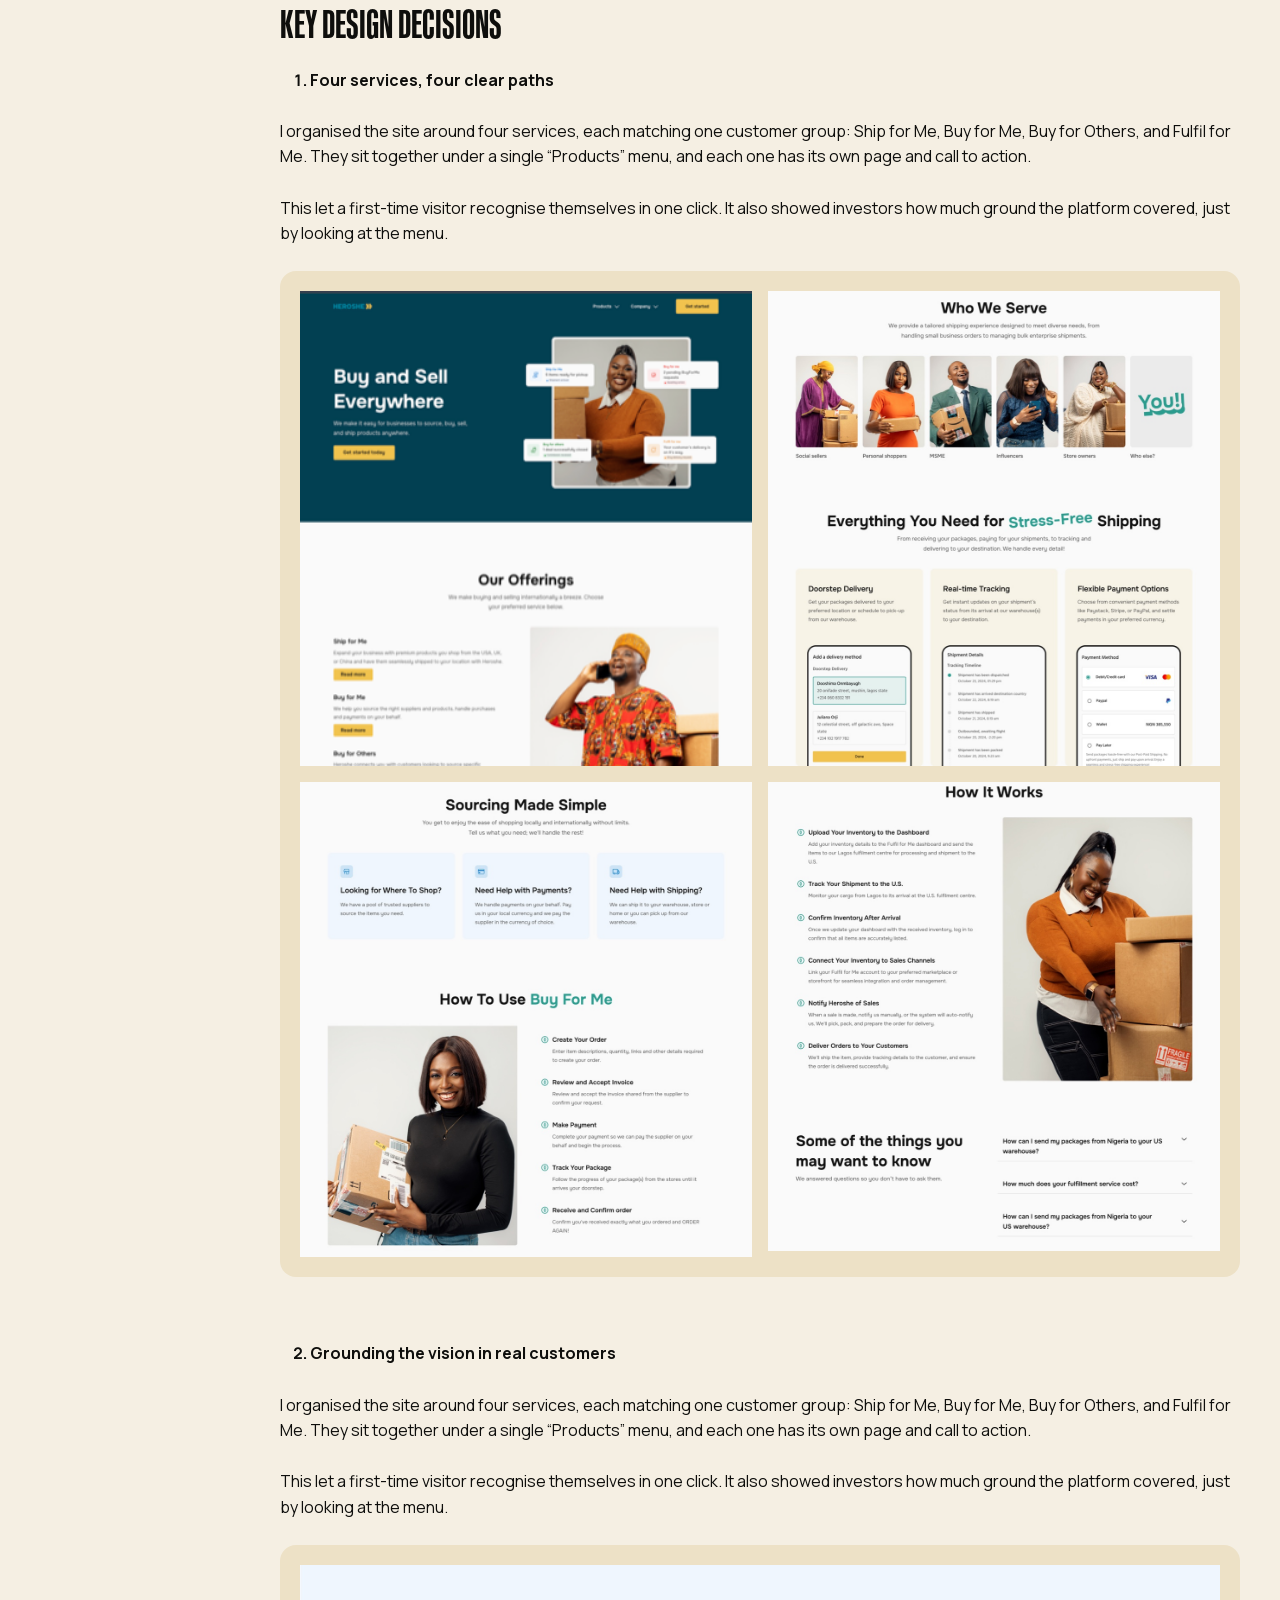
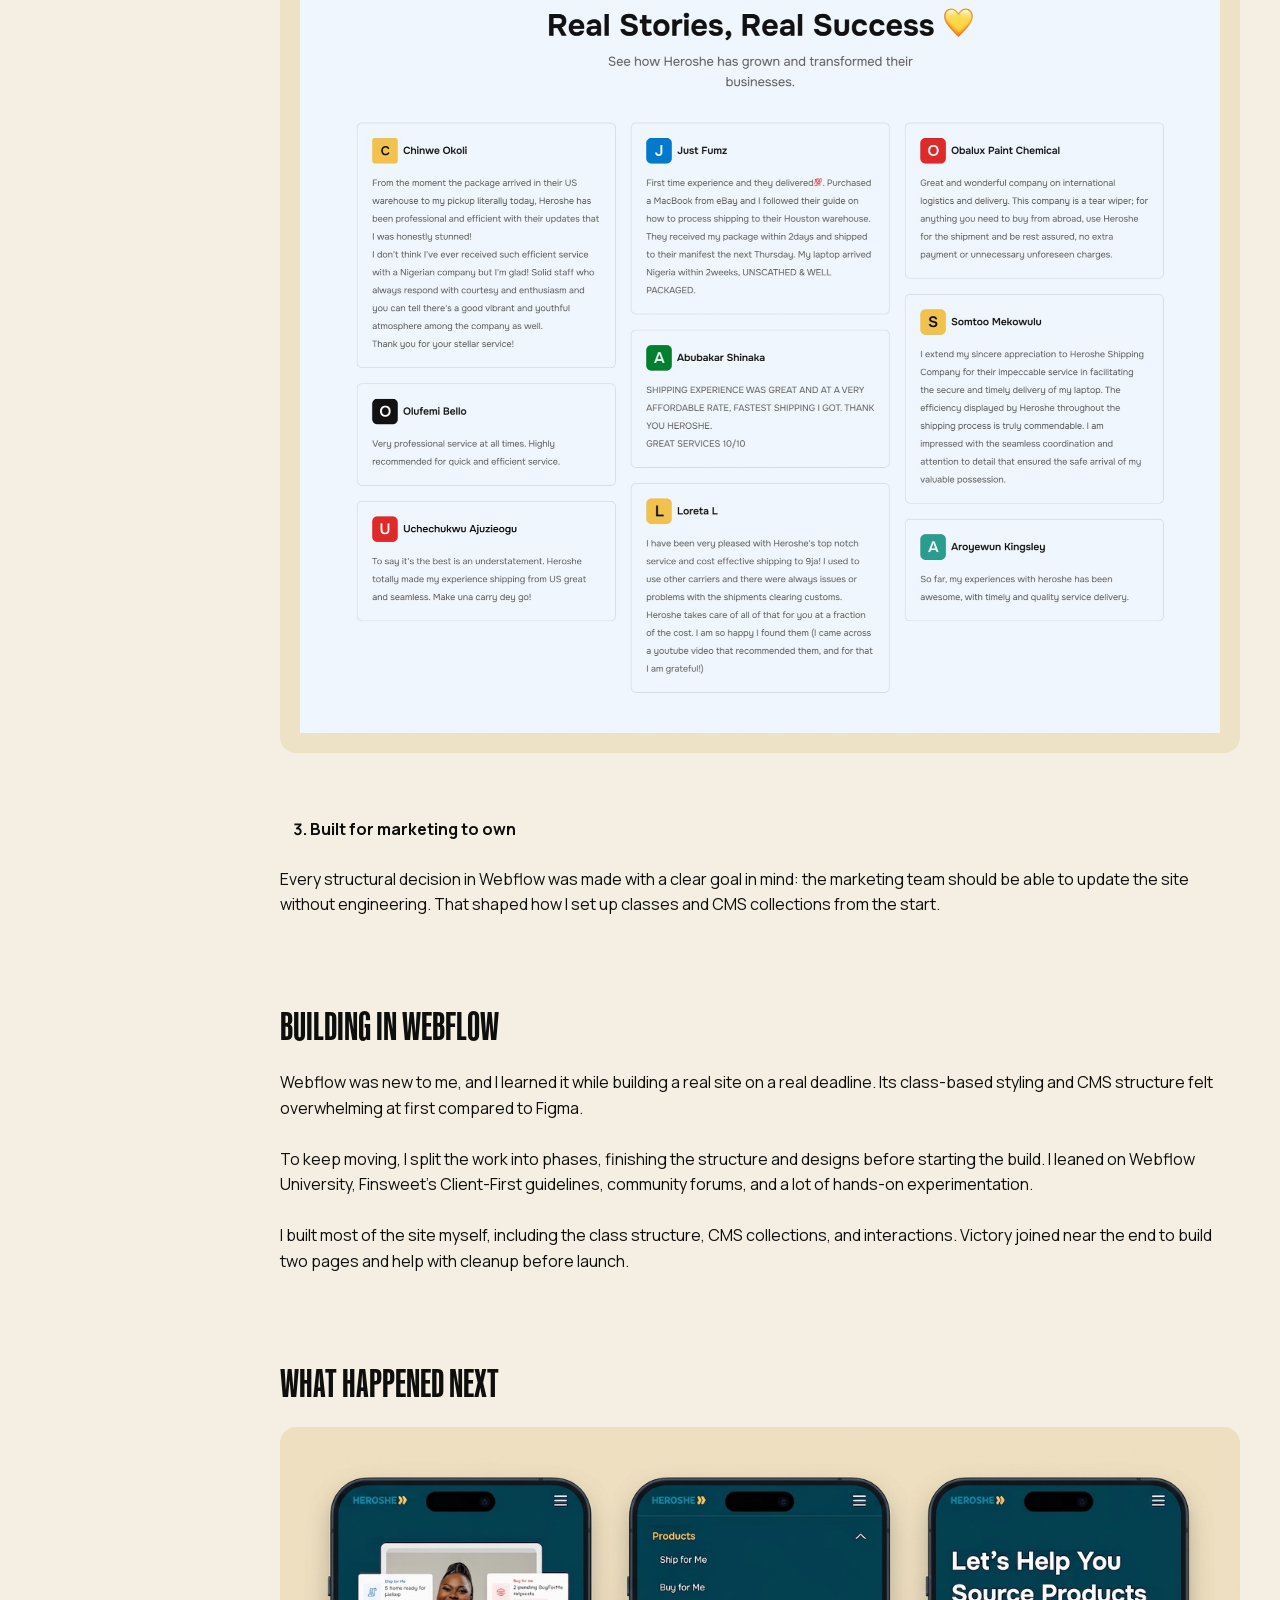
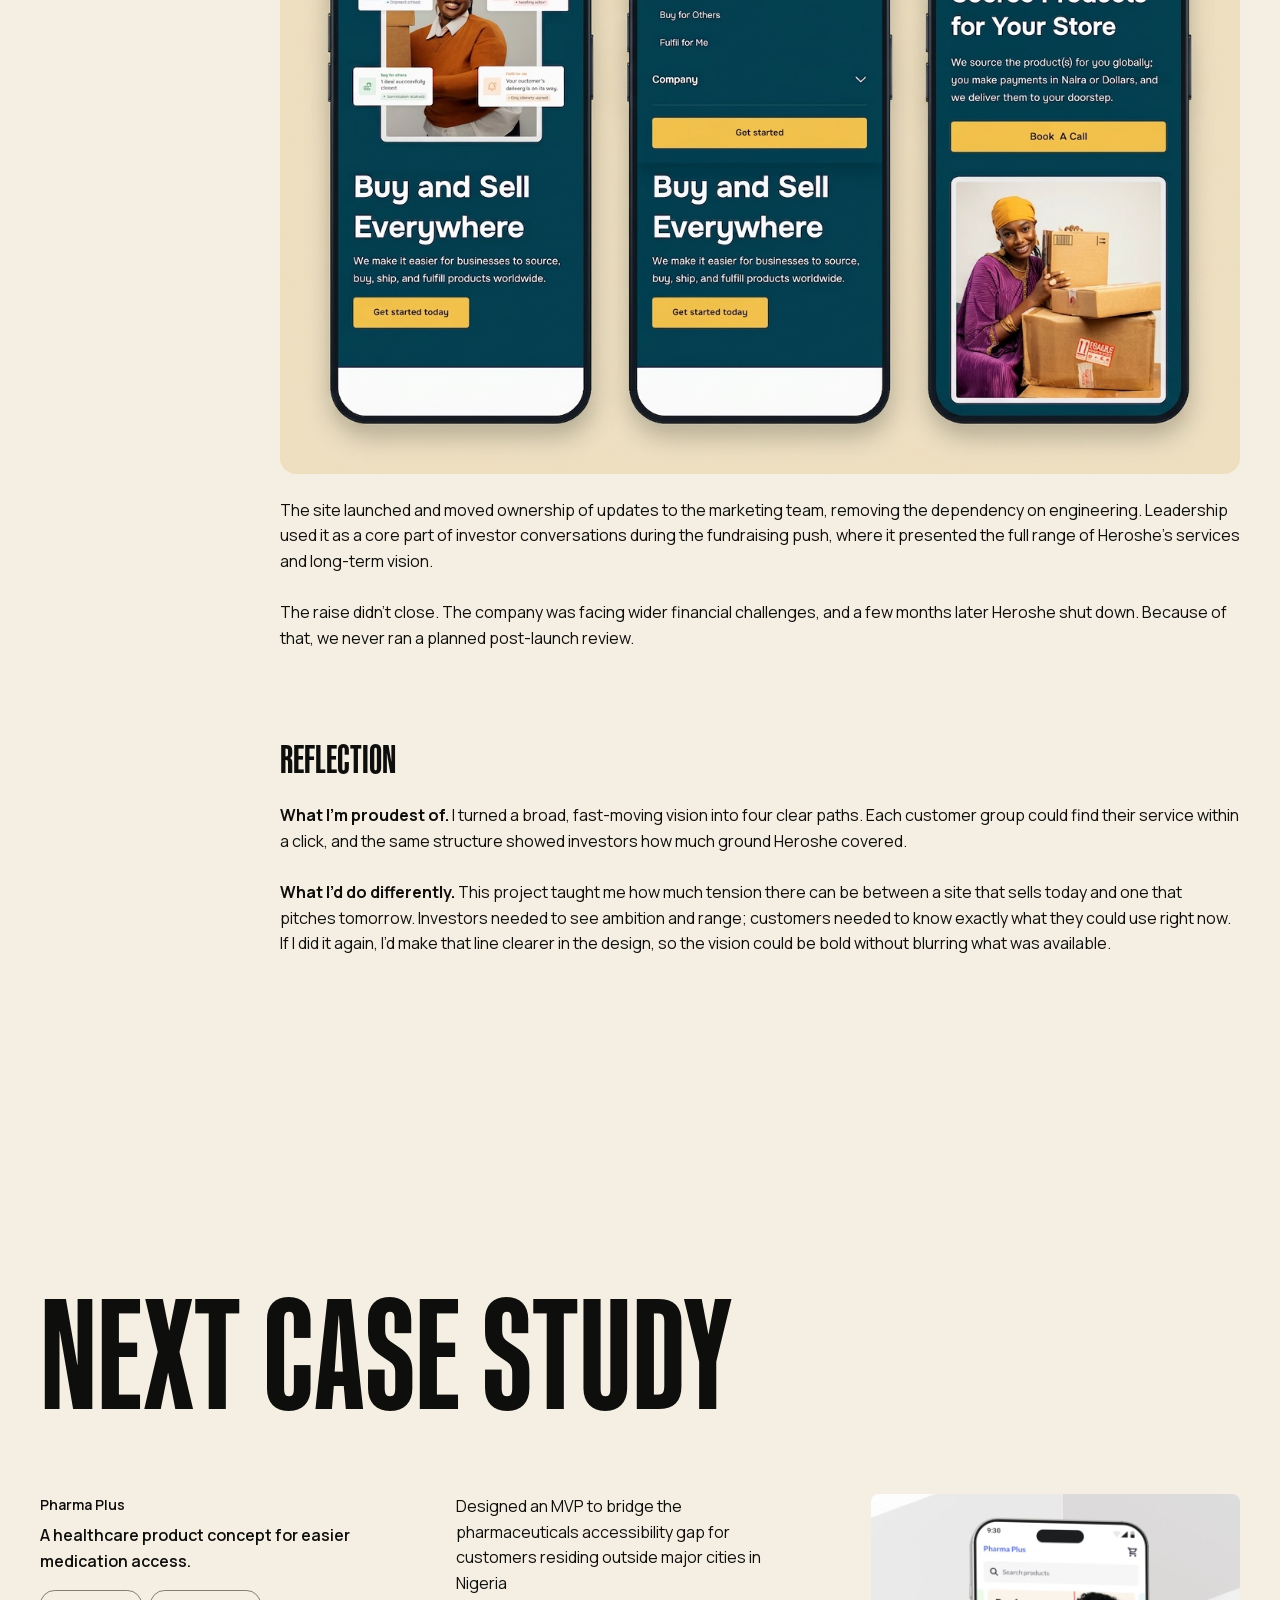
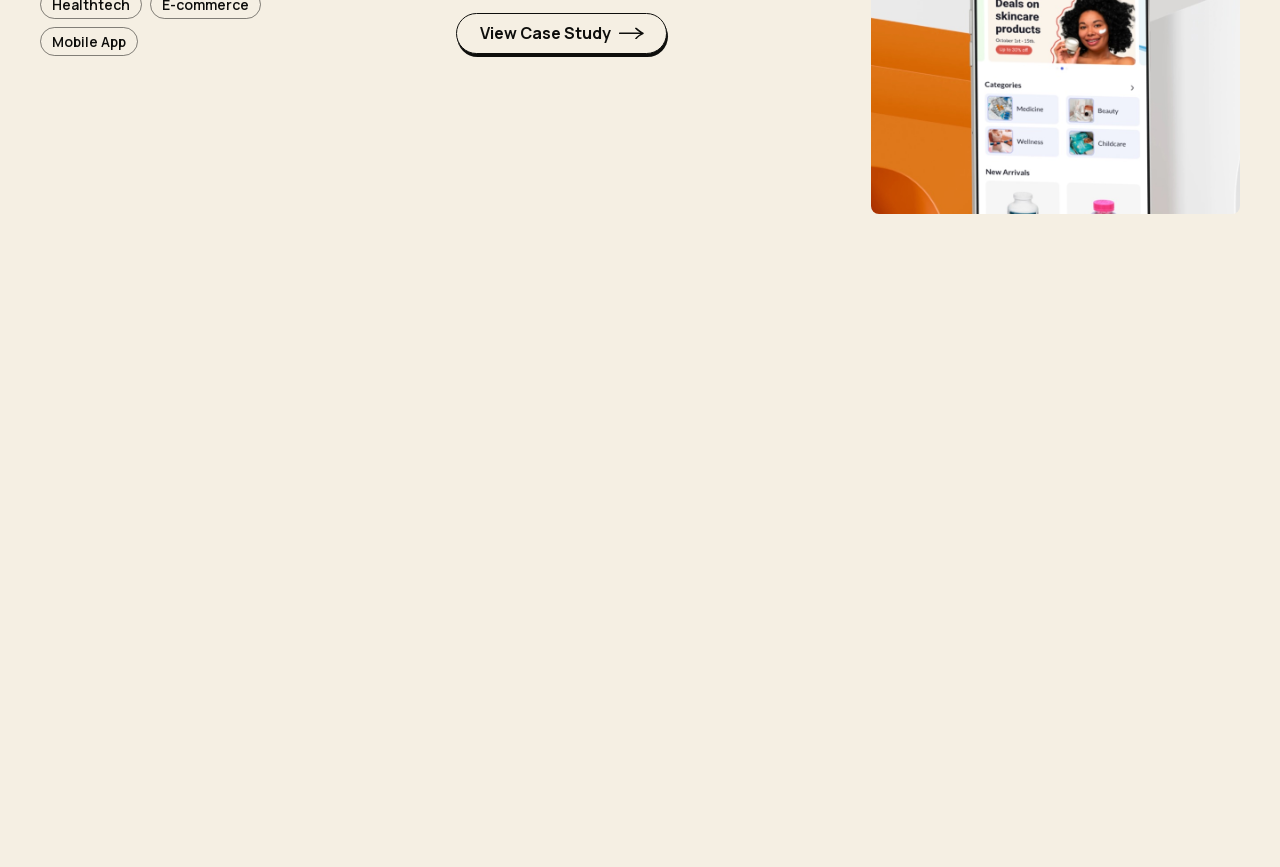
<file: heroshe-website.html>
<!doctype html>
<html lang="en">
<head>
<meta charset="utf-8">
<meta name="viewport" content="width=device-width, initial-scale=1">
<title>Heroshe: Repositioning a shipping company as a global commerce platform — Martha Adeleke</title>
<link rel="preload" href="assets/fonts/manrope-latin.woff2" as="font" type="font/woff2" crossorigin>
<link rel="stylesheet" href="assets/styles.css">
<script>document.documentElement.classList.add("js");</script>
</head>
<body>
  <header class="navbar">
    <a class="nav-brand" href="index.html">Martha Adeleke</a>
    <button class="nav-toggle" type="button" aria-expanded="false"
            aria-controls="nav-panel" aria-label="Open menu">
      <span class="nav-toggle__box" aria-hidden="true">
        <span class="nav-toggle__bar"></span>
        <span class="nav-toggle__bar"></span>
      </span>
    </button>
    <div class="nav-panel" id="nav-panel">
      <nav class="nav-menu">
        <a class="nav-link" href="index.html#work" aria-current="page">Work</a>
        <a class="nav-link" href="about.html">About</a>
        <a class="nav-link" href="index.html#field-notes">Field Notes</a>
        <a class="nav-link" href="about.html#resume">Resume</a>
      </nav>
      <a class="btn nav-cta" href="mailto:marthaadeleke@gmail.com">
        <span class="btn__label" aria-live="polite">Email Me</span>
        <span class="btn__icon"><img loading="lazy" decoding="async" src="assets/arrow-union.svg" alt="" width="12" height="25"></span>
      </a>
    </div>
  </header>

  <main class="case">
    <nav class="case-toc case-toc--narrow" aria-label="Sections">
      <a href="#overview">Overview</a>
      <a href="#context">Context</a>
      <a href="#problem">The Problem</a>
      <a href="#goals">Goals</a>
      <a href="#audiences">Who The Site Served</a>
      <a href="#how-we-worked">How We Worked</a>
      <a href="#market">The Market</a>
      <a href="#decisions">Key Design Decisions</a>
      <a href="#webflow">Building in Webflow</a>
      <a href="#next">What Happened Next</a>
      <a href="#reflection">Reflection</a>
    </nav>

    <div class="case-body">
      <section class="case-section case-intro" id="overview">
        <div class="case-head">
          <h1 class="case-title">Heroshe: Repositioning a shipping company as a global commerce platform</h1>
          <p class="case-intro__text">Heroshe has since ceased operations and the original site is offline. The live link is a faithful rebuild of my design, recreated for this portfolio.</p>
          <a class="case-textlink" href="https://heroshe-website.webflow.io/" target="_blank" rel="noopener noreferrer">
            View The Site
            <span class="btn__icon"><img src="assets/arrow-union.svg" alt="" width="12" height="25"></span>
          </a>
        </div>

        <div class="case-intro__media">
          <figure class="case-plate" data-reveal="rise">
            <img loading="lazy" decoding="async" src="assets/hw-hero.jpg" alt="The redesigned Heroshe homepage">
          </figure>

          <dl class="case-meta">
            <div class="case-meta__group">
              <dt>Role</dt>
              <dd style="width:179px">Product Designer and Webflow Developer</dd>
            </div>
            <div class="case-meta__group">
              <dt>Timeline</dt>
              <dd>3 months</dd>
            </div>
            <div class="case-meta__group">
              <dt>Team</dt>
              <dd>
                <span class="case-meta__list">
                  <span>Ijeoma Okoh (Product Manager)</span>
                  <span>Victory Garuba (Webflow support)</span>
                  <span>Afolabi Ojabowale (Copywriting)</span>
                </span>
              </dd>
            </div>
            <div class="case-meta__group">
              <dt>Platform</dt>
              <dd>Website</dd>
            </div>
            <div class="case-meta__group">
              <dt>What I worked on</dt>
              <dd>
                <span class="case-meta__list">
                  <span>UX Strategy</span>
                  <span>Dashboard Design</span>
                  <span>Responsive Design</span>
                </span>
              </dd>
            </div>
          </dl>
        </div>
      </section>

      <section class="case-section" id="context">
        <h2 class="case-h2">Context</h2>
        <div class="case-prose case-prose--16 case-prose--spaced">
          <p>Heroshe started as a shipping company, helping people get products from the US, UK, and China delivered to Nigeria. By late 2024, it was expanding into sourcing, purchasing, and helping businesses sell internationally.</p>
          <p>The new website had two jobs. It needed to help four distinct customer groups find the right service quickly. It also needed to show investors the full breadth of the platform and its long-term vision during a fundraising push.</p>
          <p>I designed the site in Figma and led the build in Webflow, my first time using the platform on a live project.</p>
        </div>
      </section>

      <section class="case-section" id="problem">
        <h2 class="case-h2">The Problem</h2>
        <div class="case-stack">
          <div class="case-prose case-prose--lg">
            <p>The existing site had two limitations:</p>
            <ul class="case-list">
              <li>It only told the shipping story. Everything centred on shipping, so visitors and investors couldn’t see where the company was heading.</li>
              <li>It was hard to change. The site’s setup meant every update needed engineering time, which slowed down marketing and made it hard to keep the message current as the business evolved.</li>
            </ul>
          </div>

          <figure class="case-plate" data-reveal="rise">
            <div class="case-plate__grid">
              <img loading="lazy" decoding="async" src="assets/hw-old-1.jpg" alt="The previous Heroshe homepage">
              <img loading="lazy" decoding="async" src="assets/hw-old-2.png" alt="The previous Heroshe services page">
              <img loading="lazy" decoding="async" src="assets/hw-old-3.png" alt="The previous Heroshe pricing page">
              <img loading="lazy" decoding="async" src="assets/hw-old-4.png" alt="The previous Heroshe about page">
            </div>
          </figure>
        </div>
      </section>

      <section class="case-section" id="goals">
        <h2 class="case-h2">Goals</h2>
        <ul class="case-list">
          <li>Communicate Heroshe’s current services and long-term vision</li>
          <li>Give each customer group a clear path, with tailored messaging and calls to action</li>
          <li>Present the platform convincingly to investors</li>
          <li>Move ownership of the site to marketing, so the team could update content without engineering</li>
          <li>Modernise the visual design and make it feel more human</li>
        </ul>
      </section>

      <section class="case-section" id="audiences">
        <h2 class="case-h2">Who the site served</h2>
        <div class="case-stack">
          <div class="case-prose case-prose--lg">
            <p>The site had to speak to four customer groups:</p>
            <ol class="case-list case-list--num">
              <li>Shoppers, who want to buy from the US, UK, or China and need a reliable way to get items delivered</li>
              <li>Entrepreneurs, who need help finding the right products and suppliers, and handling purchases and payments</li>
              <li>Plugs, who want to earn commission by fulfilling other people’s orders</li>
              <li>Sellers, who want to reach customers on platforms like Amazon, eBay, and Etsy</li>
            </ol>
            <p>And one more reader: investors, who needed to see the whole platform and believe in where it was going.</p>
          </div>

          <figure class="case-plate" data-reveal="rise">
            <div class="case-crop" style="aspect-ratio:1002/567">
              <img loading="lazy" decoding="async" src="assets/hw-audiences.jpg" alt="Service pages for each Heroshe customer group" style="width:100%;height:114.74%;top:-0.22%">
            </div>
          </figure>
        </div>
      </section>

      <section class="case-section" id="how-we-worked">
        <h2 class="case-h2">How we worked</h2>
        <div class="case-prose case-prose--lg case-prose--spaced">
          <p>Direction came mainly from the CEO and CTO, who defined the vision and the site structure. The CTO left near the end of the project, and the CEO shaped most of the final direction.</p>
          <p>Speaking with customers wasn’t possible within the timeline and circumstances. So I worked from leadership’s understanding of each customer group and focused on turning that vision into a site that was clear and easy to navigate. The copywriting team wrote the page copy.</p>
        </div>
      </section>

      <section class="case-section" id="market">
        <h2 class="case-h2">The market</h2>
        <div class="case-stack">
          <div class="case-prose case-prose--lg case-prose--spaced">
            <p>The space was crowded. Most competitors led with one strength, either shopping from international stores (Mall for Africa, ShopToMyDoor) or logistics and forwarding (GIG Logistics, Aramex Shop &amp; Ship). FlyMyMall came closest to Heroshe’s model.</p>
            <p>Heroshe’s case rested on bringing shopping, sourcing, shipping, and selling together in one place. That made clear structure essential, because the site had to show the breadth of the offer without overwhelming anyone looking for one service.</p>
          </div>

          <figure class="case-plate" data-reveal="rise">
            <div class="case-crop" style="aspect-ratio:1000/465">
              <img loading="lazy" decoding="async" src="assets/hw-market.jpg" alt="Competitive landscape comparison" style="width:100.13%;height:107.02%;left:-0.06%;top:-0.1%">
            </div>
          </figure>
        </div>
      </section>

      <section class="case-section" id="decisions">
        <h2 class="case-h2">Key design decisions</h2>

        <div class="case-solutions">
          <div class="case-stack">
            <div class="case-prose case-prose--lg case-prose--spaced">
              <ol class="case-decision-head"><li>Four services, four clear paths</li></ol>
              <p>I organised the site around four services, each matching one customer group: Ship for Me, Buy for Me, Buy for Others, and Fulfil for Me. They sit together under a single “Products” menu, and each one has its own page and call to action.</p>
              <p>This let a first-time visitor recognise themselves in one click. It also showed investors how much ground the platform covered, just by looking at the menu.</p>
            </div>

            <figure class="case-plate" data-reveal="rise">
              <div class="case-plate__grid">
                <div class="case-crop" style="aspect-ratio:494/519">
                  <img loading="lazy" decoding="async" src="assets/hw-paths-1.png" alt="Ship for Me service page" style="width:304.45%;height:141.81%;left:-102.23%;top:-0.27%">
                </div>
                <img loading="lazy" decoding="async" src="assets/hw-paths-2.jpg" alt="Buy for Me service page">
                <img loading="lazy" decoding="async" src="assets/hw-paths-3.jpg" alt="Buy for Others service page">
                <img loading="lazy" decoding="async" src="assets/hw-paths-4.jpg" alt="Fulfil for Me service page">
              </div>
            </figure>
          </div>

          <div class="case-stack">
            <div class="case-prose case-prose--lg case-prose--spaced">
              <ol class="case-decision-head" start="2"><li>Grounding the vision in real customers</li></ol>
              <p>I organised the site around four services, each matching one customer group: Ship for Me, Buy for Me, Buy for Others, and Fulfil for Me. They sit together under a single “Products” menu, and each one has its own page and call to action.</p>
              <p>This let a first-time visitor recognise themselves in one click. It also showed investors how much ground the platform covered, just by looking at the menu.</p>
            </div>

            <figure class="case-plate" data-reveal="rise">
              <div class="case-crop" style="aspect-ratio:1002/837">
                <img loading="lazy" decoding="async" src="assets/hw-vision.jpg" alt="Customer stories across the site" style="width:100%;height:142.67%;top:-0.07%">
              </div>
            </figure>
          </div>

          <div class="case-prose case-prose--lg">
            <ol class="case-decision-head" start="3"><li>Built for marketing to own</li></ol>
            <p>Every structural decision in Webflow was made with a clear goal in mind: the marketing team should be able to update the site without engineering. That shaped how I set up classes and CMS collections from the start.</p>
          </div>
        </div>
      </section>

      <section class="case-section" id="webflow">
        <h2 class="case-h2">Building in Webflow</h2>
        <div class="case-prose case-prose--lg case-prose--spaced">
          <p>Webflow was new to me, and I learned it while building a real site on a real deadline. Its class-based styling and CMS structure felt overwhelming at first compared to Figma.</p>
          <p>To keep moving, I split the work into phases, finishing the structure and designs before starting the build. I leaned on Webflow University, Finsweet’s Client-First guidelines, community forums, and a lot of hands-on experimentation.</p>
          <p>I built most of the site myself, including the class structure, CMS collections, and interactions. Victory joined near the end to build two pages and help with cleanup before launch.</p>
        </div>
      </section>

      <section class="case-section" id="next">
        <h2 class="case-h2">What happened next</h2>
        <div class="case-stack">
          <figure class="case-figure" data-reveal="rise">
            <img loading="lazy" decoding="async" src="assets/hw-mobile-trio.jpg" alt="The Heroshe site on three phones">
          </figure>
          <div class="case-prose case-prose--lg case-prose--spaced">
            <p>The site launched and moved ownership of updates to the marketing team, removing the dependency on engineering. Leadership used it as a core part of investor conversations during the fundraising push, where it presented the full range of Heroshe’s services and long-term vision.</p>
            <p>The raise didn’t close. The company was facing wider financial challenges, and a few months later Heroshe shut down. Because of that, we never ran a planned post-launch review.</p>
          </div>
        </div>
      </section>

      <section class="case-section" id="reflection">
        <h2 class="case-h2">Reflection</h2>
        <div class="case-prose case-prose--lg case-prose--spaced">
          <p><b>What I’m proudest of.</b> I turned a broad, fast-moving vision into four clear paths. Each customer group could find their service within a click, and the same structure showed investors how much ground Heroshe covered.</p>
          <p><b>What I’d do differently.</b> This project taught me how much tension there can be between a site that sells today and one that pitches tomorrow. Investors needed to see ambition and range; customers needed to know exactly what they could use right now. If I did it again, I’d make that line clearer in the design, so the vision could be bold without blurring what was available.</p>
        </div>
      </section>
    </div>
  </main>

  <section class="next-case">
    <h2 class="next-case__title"><span data-reveal="mask">NEXT CASE STUDY</span></h2>

    <article class="work work--next" data-reveal="rise">
      <div class="work__col">
        <p class="work__client">Pharma Plus</p>
        <p class="work__name">A healthcare product concept for easier medication access.</p>
        <div class="work__tags">
          <span class="tag">Healthtech</span>
          <span class="tag">E-commerce</span>
          <span class="tag">Mobile App</span>
        </div>
      </div>
      <div class="work__body">
        <p>Designed an MVP to bridge the pharmaceuticals accessibility gap for customers residing outside major cities in Nigeria</p>
        <a class="btn btn--case" href="pharma-plus.html">
          View Case Study
          <span class="btn__icon"><img loading="lazy" decoding="async" src="assets/arrow-union.svg" alt="" width="12" height="25"></span>
        </a>
      </div>
      <figure class="work__media work__media--pharma">
        <img loading="lazy" decoding="async" src="assets/work-pharma-plus.jpg" alt="Pharma Plus mobile app screens">
      </figure>
    </article>
  </section>

  <footer class="footer">
    <div class="footer__row">
      <div class="footer__main">
        <div class="footer__cta" data-reveal="rise">
          <p class="footer__blurb">Available for product design and UX strategy roles where research, product thinking, and business impact matter.</p>
          <a class="btn" href="mailto:marthaadeleke@gmail.com">
            <span class="btn__label" aria-live="polite">Email Me</span>
            <span class="btn__icon"><img loading="lazy" decoding="async" src="assets/arrow-union.svg" alt="" width="12" height="25"></span>
          </a>
        </div>
        <div class="footer__wordmark" data-stagger><span data-reveal="mask">MARTHA</span><span data-reveal="mask">ADELEKE</span></div>
      </div>

      <nav class="footer__links" data-reveal="rise">
        <a href="https://www.linkedin.com/in/martha-adeleke/" target="_blank" rel="noopener noreferrer">LINKEDIN<span class="link-arrow"><img loading="lazy" decoding="async" src="assets/arrow-union.svg" alt="" width="12" height="25"></span></a>
        <a href="https://medium.com/@marthaadeleke" target="_blank" rel="noopener noreferrer">MEDIUM<span class="link-arrow"><img loading="lazy" decoding="async" src="assets/arrow-union.svg" alt="" width="12" height="25"></span></a>
      </nav>
    </div>
  </footer>

<script src="assets/site.js" defer></script>
</body>
</html>
</file>
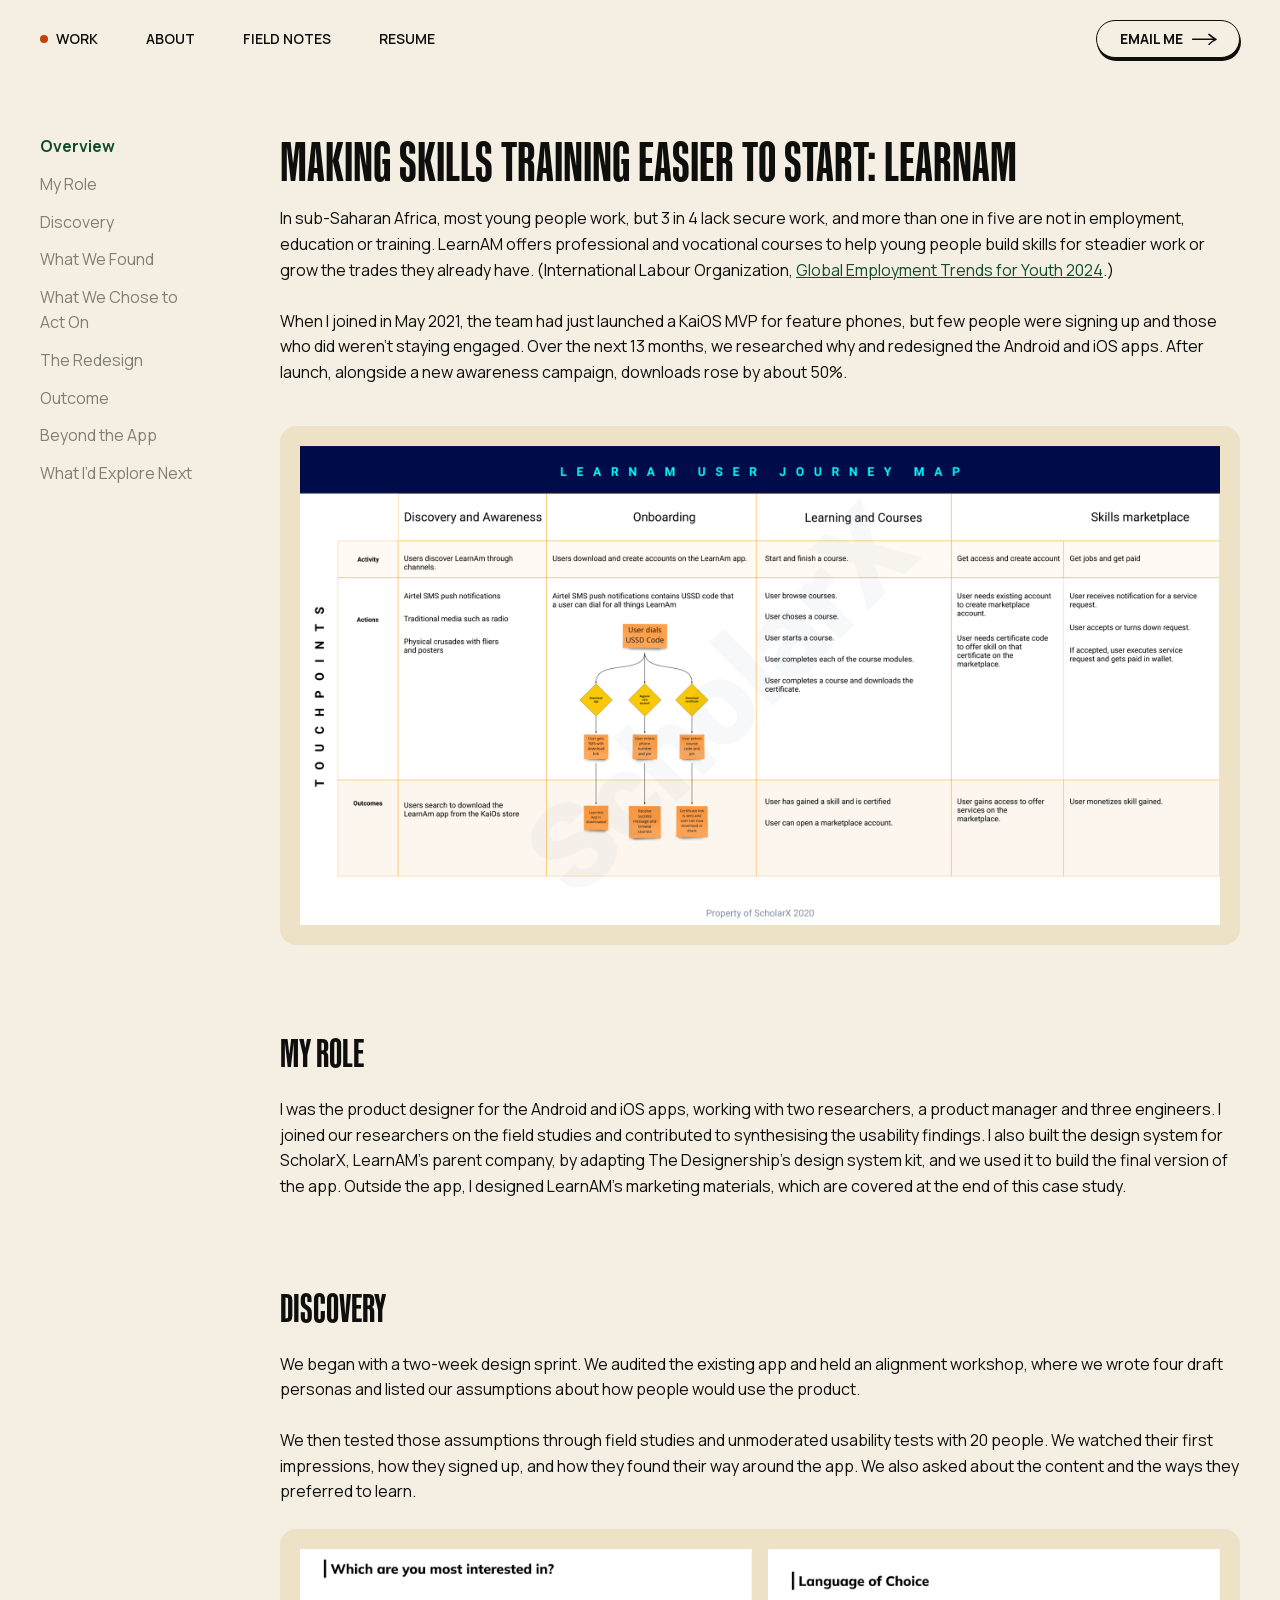
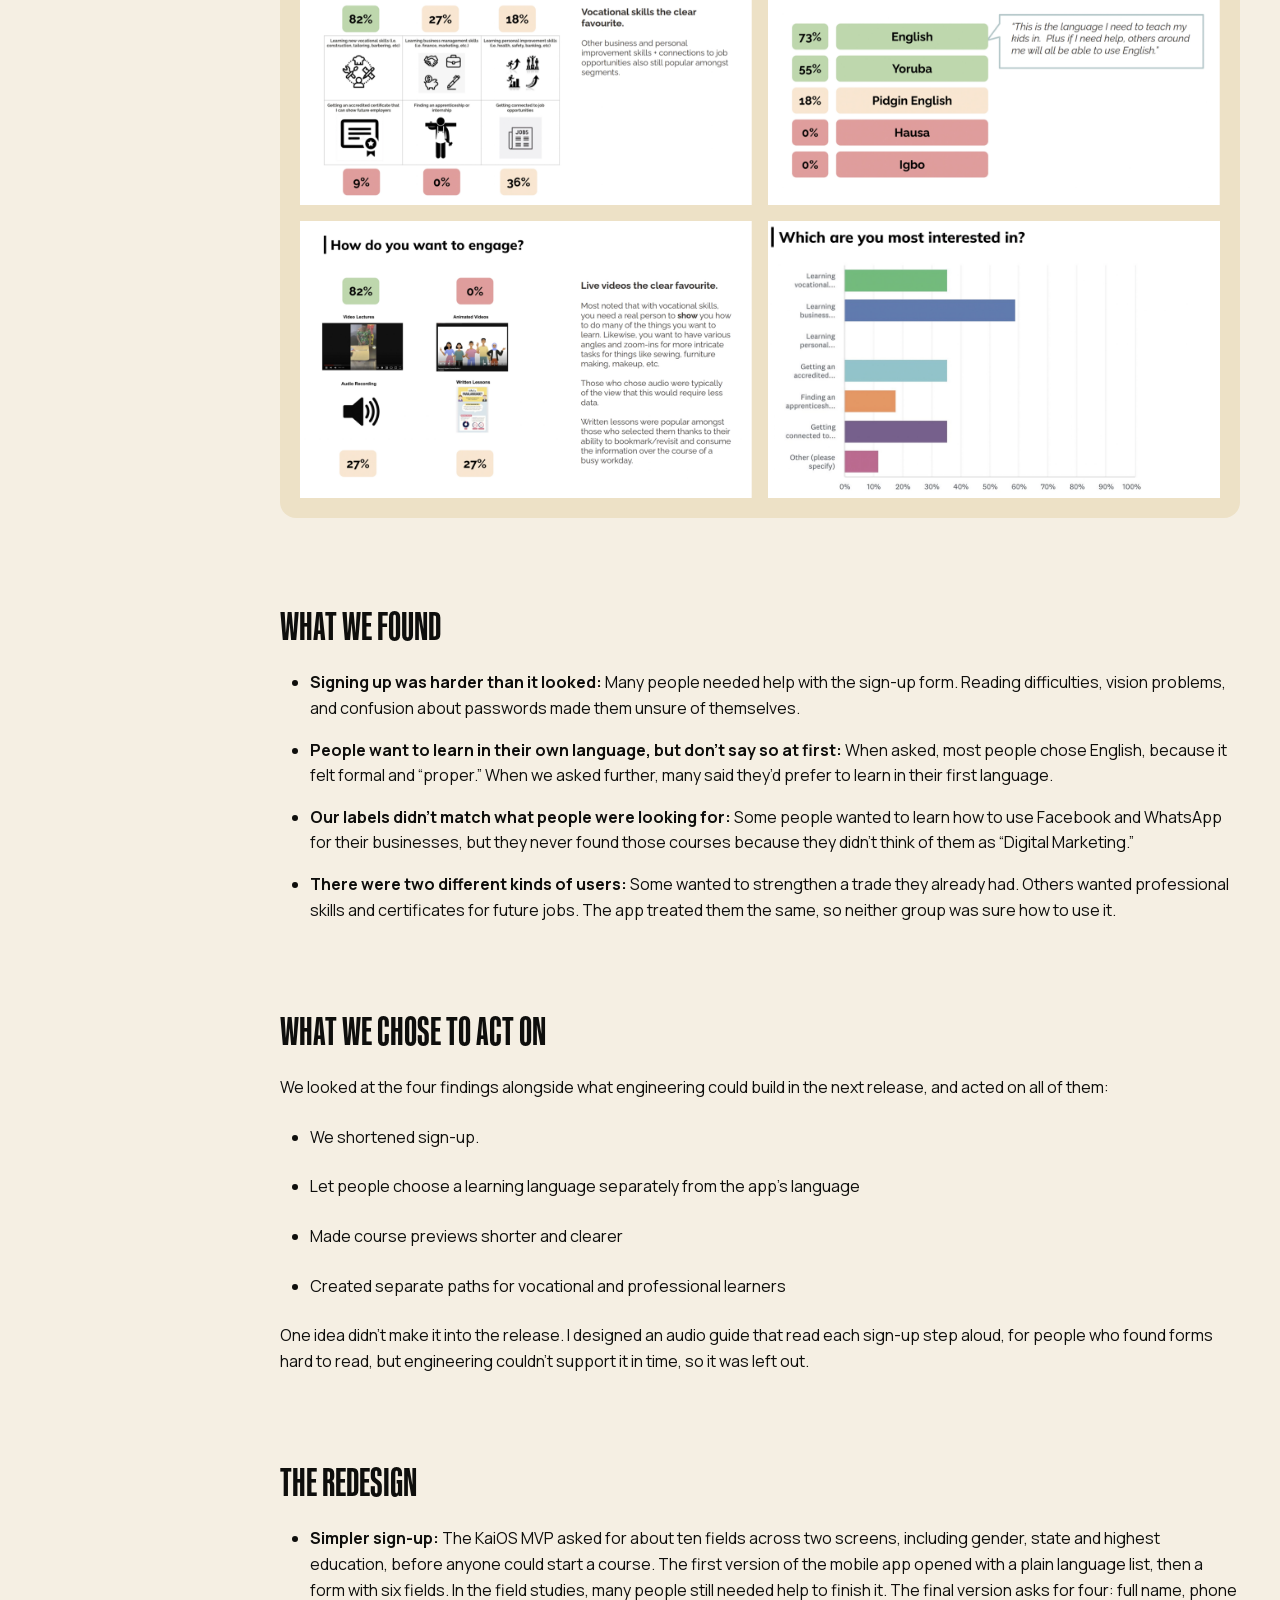
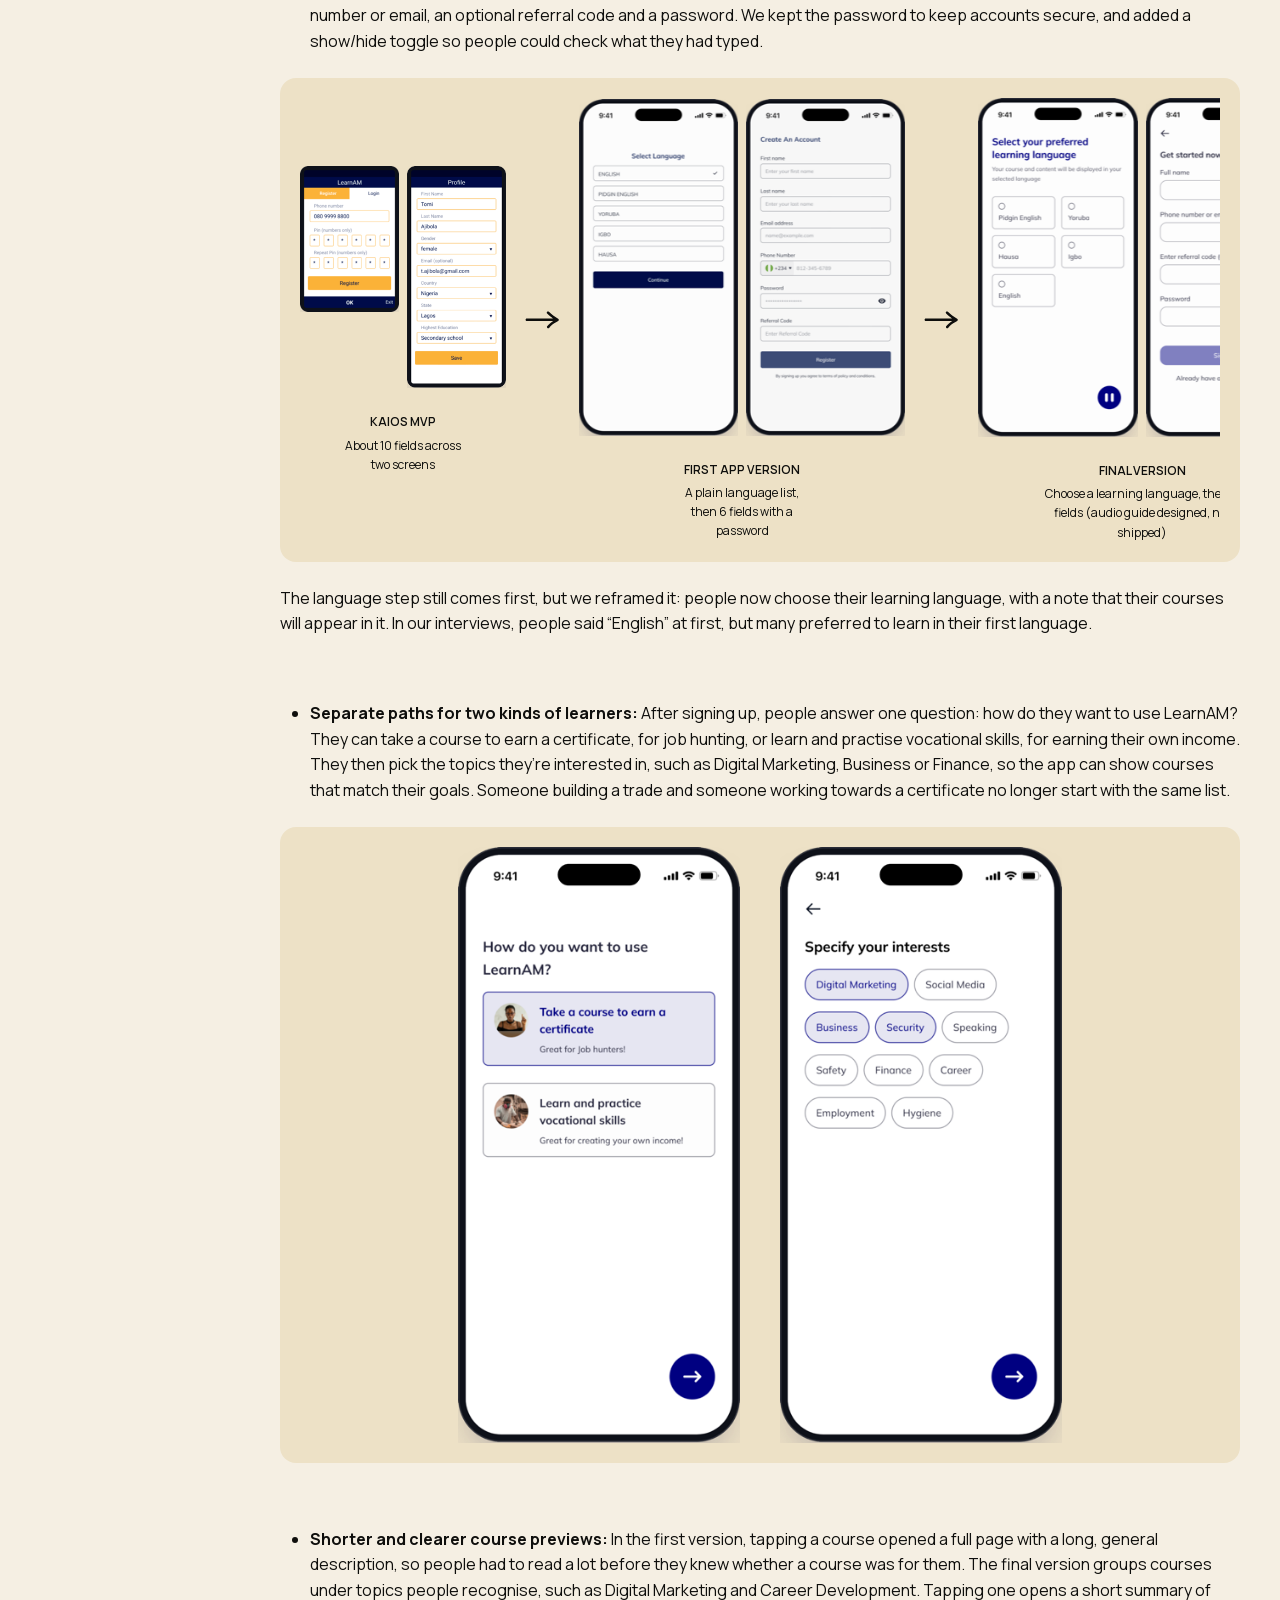
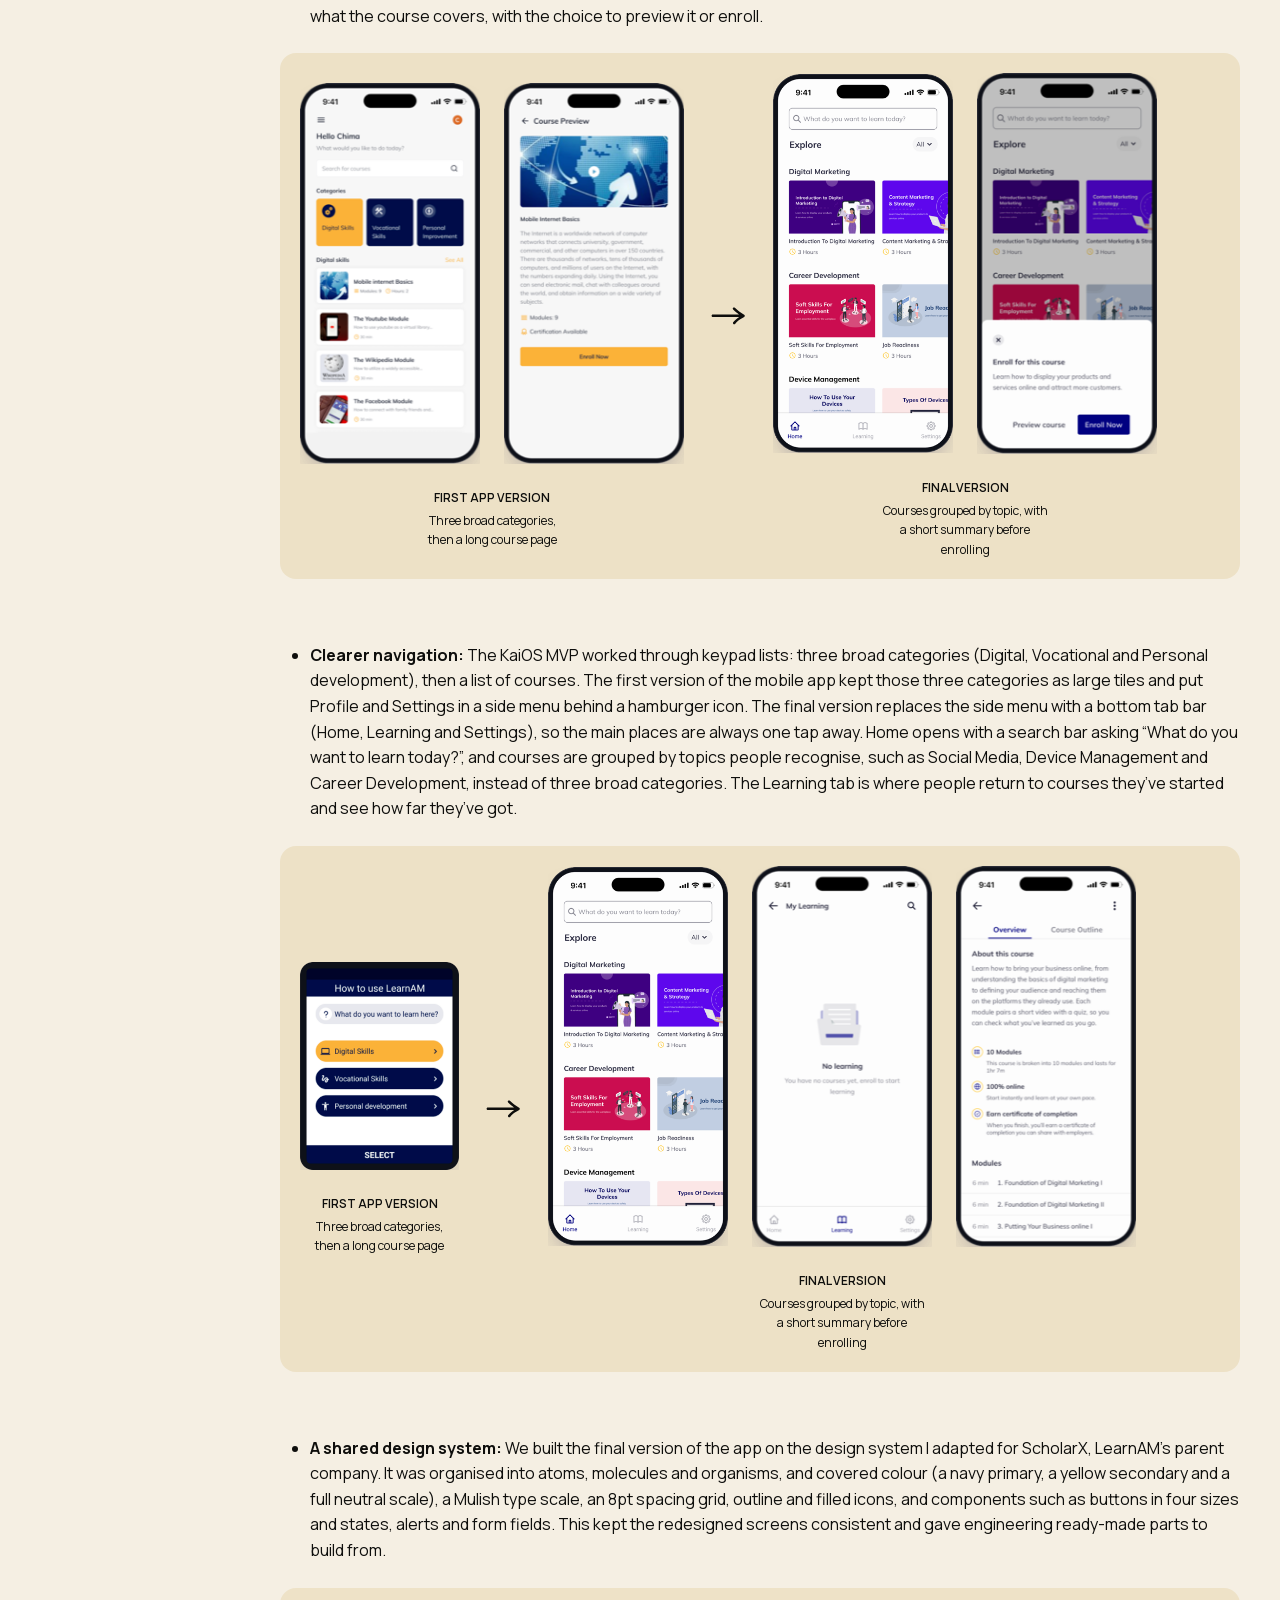
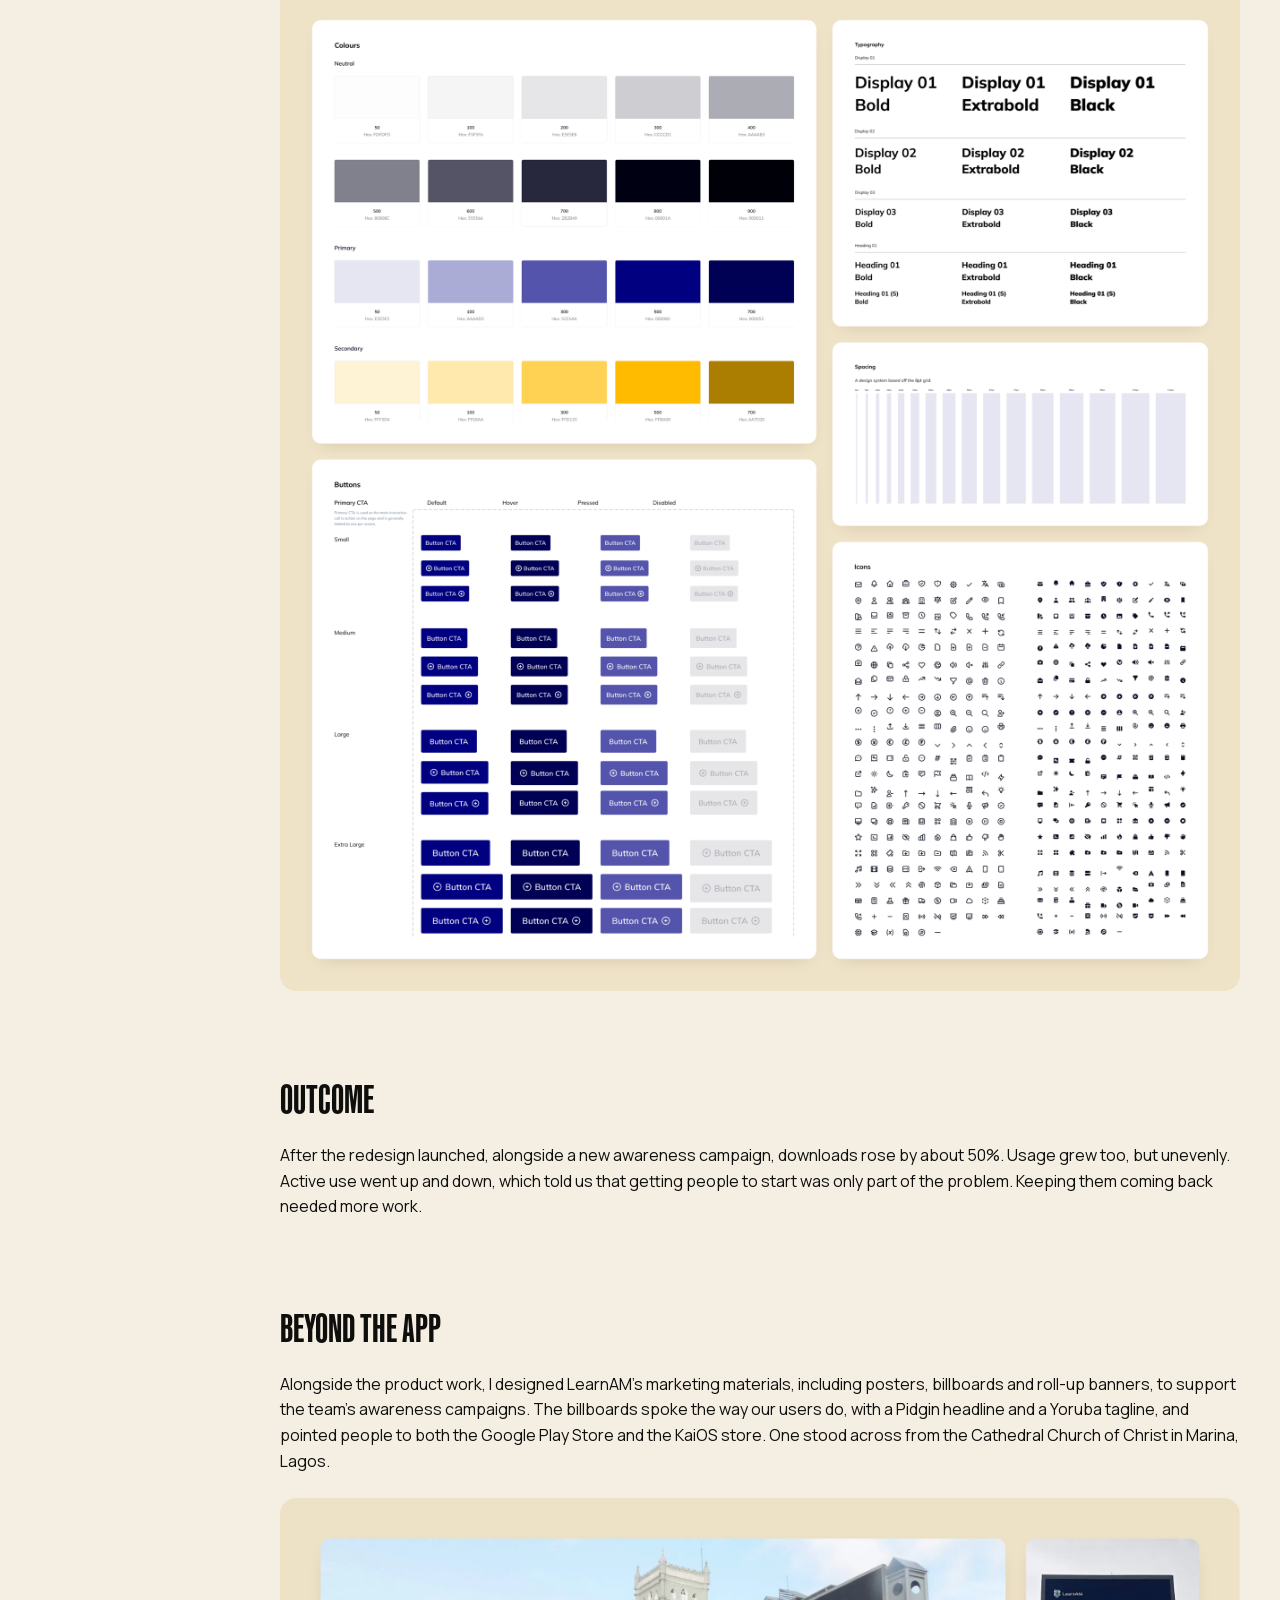
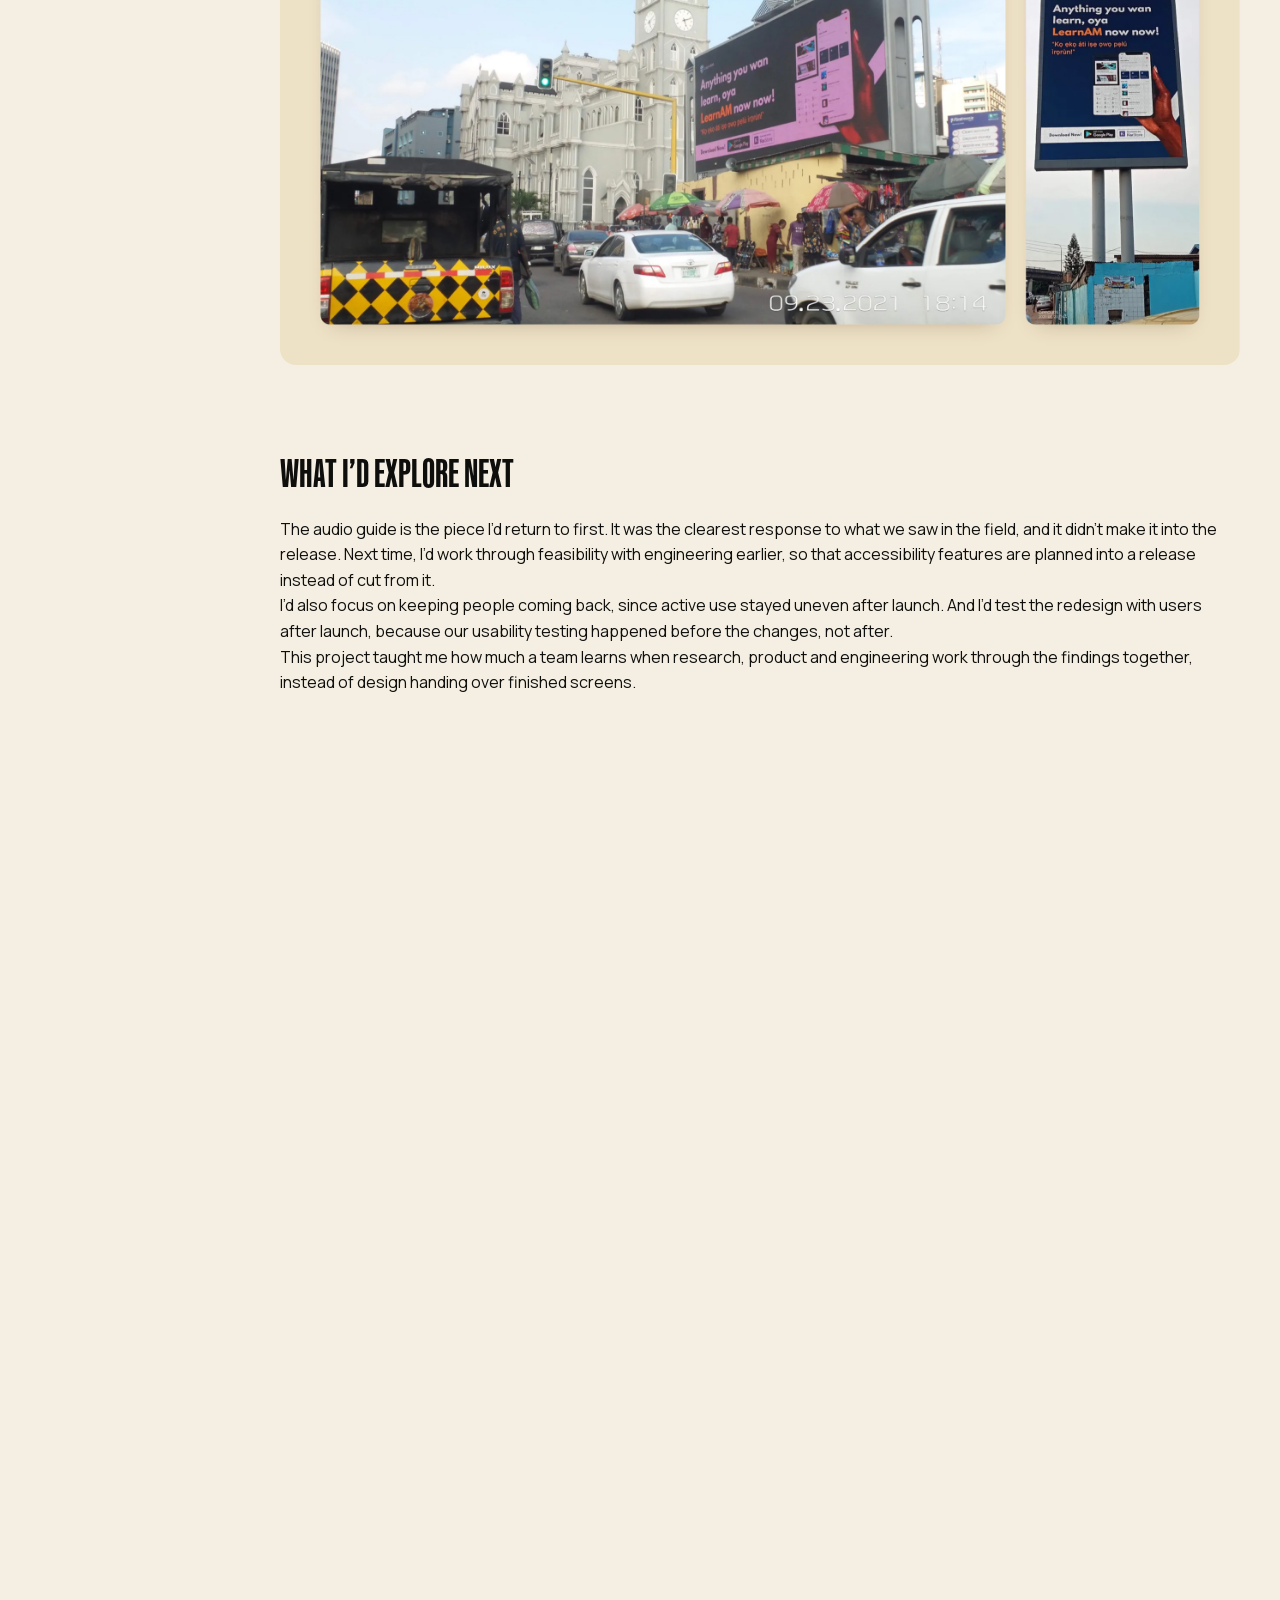
<file: learnam.html>
<!doctype html>
<html lang="en">
<head>
<meta charset="utf-8">
<meta name="viewport" content="width=device-width, initial-scale=1">
<title>Making Skills Training Easier to Start: LearnAM — Martha Adeleke</title>
<link rel="preload" href="assets/fonts/manrope-latin.woff2" as="font" type="font/woff2" crossorigin>
<link rel="stylesheet" href="assets/styles.css">
<script>document.documentElement.classList.add("js");</script>
</head>
<body>
  <header class="navbar">
    <a class="nav-brand" href="index.html">Martha Adeleke</a>
    <button class="nav-toggle" type="button" aria-expanded="false"
            aria-controls="nav-panel" aria-label="Open menu">
      <span class="nav-toggle__box" aria-hidden="true">
        <span class="nav-toggle__bar"></span>
        <span class="nav-toggle__bar"></span>
      </span>
    </button>
    <div class="nav-panel" id="nav-panel">
      <nav class="nav-menu">
        <a class="nav-link" href="index.html#work" aria-current="page">Work</a>
        <a class="nav-link" href="about.html">About</a>
        <a class="nav-link" href="index.html#field-notes">Field Notes</a>
        <a class="nav-link" href="about.html#resume">Resume</a>
      </nav>
      <a class="btn nav-cta" href="mailto:marthaadeleke@gmail.com">
        <span class="btn__label" aria-live="polite">Email Me</span>
        <span class="btn__icon"><img loading="lazy" decoding="async" src="assets/arrow-union.svg" alt="" width="12" height="25"></span>
      </a>
    </div>
  </header>

  <main class="case">
    <nav class="case-toc case-toc--narrow" aria-label="Sections">
      <a href="#overview">Overview</a>
      <a href="#my-role">My Role</a>
      <a href="#discovery">Discovery</a>
      <a href="#findings">What We Found</a>
      <a href="#acted-on">What We Chose to Act On</a>
      <a href="#redesign">The Redesign</a>
      <a href="#outcome">Outcome</a>
      <a href="#beyond">Beyond the App</a>
      <a href="#next-steps">What I’d Explore Next</a>
    </nav>

    <div class="case-body">
      <section class="case-section case-intro" id="overview">
        <div class="case-head">
          <h1 class="case-title">Making Skills Training Easier to Start: LearnAM</h1>
          <div class="case-prose case-prose--16 case-prose--spaced">
            <p>In sub-Saharan Africa, most young people work, but 3 in 4 lack secure work, and more than one in five are not in employment, education or training. LearnAM offers professional and vocational courses to help young people build skills for steadier work or grow the trades they already have. (International Labour Organization, <a class="case-link-inline" href="https://www.ilo.org/publications/global-employment-trends-youth-2024" target="_blank" rel="noopener noreferrer">Global Employment Trends for Youth 2024</a>.)</p>
            <p>When I joined in May 2021, the team had just launched a KaiOS MVP for feature phones, but few people were signing up and those who did weren’t staying engaged. Over the next 13 months, we researched why and redesigned the Android and iOS apps. After launch, alongside a new awareness campaign, downloads rose by about 50%.</p>
          </div>
        </div>

        <figure class="case-plate" data-reveal="rise">
          <img src="assets/la-hero.png" alt="The redesigned LearnAM app across several screens">
        </figure>
      </section>

      <section class="case-section" id="my-role">
        <h2 class="case-h2">My role</h2>
        <div class="case-prose case-prose--16">
          <p>I was the product designer for the Android and iOS apps, working with two researchers, a product manager and three engineers. I joined our researchers on the field studies and contributed to synthesising the usability findings. I also built the design system for ScholarX, LearnAM’s parent company, by adapting The Designership’s design system kit, and we used it to build the final version of the app. Outside the app, I designed LearnAM’s marketing materials, which are covered at the end of this case study.</p>
        </div>
      </section>

      <section class="case-section" id="discovery">
        <h2 class="case-h2">Discovery</h2>
        <div class="case-stack">
          <div class="case-prose case-prose--lg case-prose--loose case-prose--spaced">
            <p>We began with a two-week design sprint. We audited the existing app and held an alignment workshop, where we wrote four draft personas and listed our assumptions about how people would use the product.</p>
            <p>We then tested those assumptions through field studies and unmoderated usability tests with 20 people. We watched their first impressions, how they signed up, and how they found their way around the app. We also asked about the content and the ways they preferred to learn.</p>
          </div>

          <figure class="case-plate" data-reveal="rise">
            <div class="case-plate__grid">
              <div class="case-crop" style="aspect-ratio:494/280">
                <img loading="lazy" decoding="async" src="assets/la-204.png" alt="Draft personas from the alignment workshop" style="width:100%;height:109.49%;top:-4.66%">
              </div>
              <div class="case-crop" style="aspect-ratio:494/280">
                <img loading="lazy" decoding="async" src="assets/la-205.png" alt="Assumptions mapped in the workshop" style="width:100%;height:100.1%;top:0">
              </div>
              <div class="case-crop" style="aspect-ratio:494/303">
                <img loading="lazy" decoding="async" src="assets/la-206.png" alt="Field study notes" style="width:100.11%;height:102.97%;left:-0.06%;top:-2.82%">
              </div>
              <div class="case-crop" style="aspect-ratio:494/303">
                <img loading="lazy" decoding="async" src="assets/la-207.png" alt="Usability test synthesis" style="width:110.38%;height:113.53%;left:-5.19%;top:-6.88%">
              </div>
            </div>
          </figure>
        </div>
      </section>

      <section class="case-section" id="findings">
        <h2 class="case-h2">What we found</h2>
        <ul class="case-points-list case-points-list--tight">
          <li><b>Signing up was harder than it looked:</b> Many people needed help with the sign-up form. Reading difficulties, vision problems, and confusion about passwords made them unsure of themselves.</li>
          <li><b>People want to learn in their own language, but don’t say so at first:</b> When asked, most people chose English, because it felt formal and “proper.” When we asked further, many said they’d prefer to learn in their first language.</li>
          <li><b>Our labels didn’t match what people were looking for:</b> Some people wanted to learn how to use Facebook and WhatsApp for their businesses, but they never found those courses because they didn’t think of them as “Digital Marketing.”</li>
          <li><b>There were two different kinds of users:</b> Some wanted to strengthen a trade they already had. Others wanted professional skills and certificates for future jobs. The app treated them the same, so neither group was sure how to use it.</li>
        </ul>
      </section>

      <section class="case-section" id="acted-on">
        <h2 class="case-h2">What we chose to act on</h2>
        <div class="case-prose case-prose--lg case-prose--loose">
          <p>We looked at the four findings alongside what engineering could build in the next release, and acted on all of them:</p>
          <ul class="case-points-list">
            <li>We shortened sign-up.</li>
            <li>Let people choose a learning language separately from the app’s language</li>
            <li>Made course previews shorter and clearer</li>
            <li>Created separate paths for vocational and professional learners</li>
          </ul>
          <p>One idea didn’t make it into the release. I designed an audio guide that read each sign-up step aloud, for people who found forms hard to read, but engineering couldn’t support it in time, so it was left out.</p>
        </div>
      </section>

      <section class="case-section" id="redesign">
        <h2 class="case-h2">The redesign</h2>

        <div class="case-solutions">
          <div class="case-stack">
            <ul class="case-points-list">
              <li><b>Simpler sign-up:</b> The KaiOS MVP asked for about ten fields across two screens, including gender, state and highest education, before anyone could start a course. The first version of the mobile app opened with a plain language list, then a form with six fields. In the field studies, many people still needed help to finish it. The final version asks for four: full name, phone number or email, an optional referral code and a password. We kept the password to keep accounts secure, and added a show/hide toggle so people could check what they had typed.</li>
            </ul>

            <figure class="case-plate" data-reveal="rise">
              <div class="lam-compare lam-compare--tight">
                <div class="lam-stage">
                  <div class="lam-shots lam-shots--top">
                    <img loading="lazy" decoding="async" src="assets/la-228.png" alt="KaiOS sign-up, first screen" style="width:99px">
                    <img loading="lazy" decoding="async" src="assets/la-229.png" alt="KaiOS sign-up, second screen" style="width:99px">
                  </div>
                  <p class="lam-caption"><b>KAIOS MVP</b><span style="width:124px">About 10 fields across two screens</span></p>
                </div>
                <span class="lam-arrow"><img loading="lazy" decoding="async" src="assets/arrow-step.svg" alt=""></span>
                <div class="lam-stage">
                  <div class="lam-shots">
                    <img loading="lazy" decoding="async" src="assets/la-230.png" alt="First app version, language list" style="width:159px">
                    <img loading="lazy" decoding="async" src="assets/la-231.png" alt="First app version, six-field form" style="width:159px">
                  </div>
                  <p class="lam-caption"><b>FIRST APP VERSION</b><span style="width:136px">A plain language list, then 6 fields with a password</span></p>
                </div>
                <span class="lam-arrow"><img loading="lazy" decoding="async" src="assets/arrow-step.svg" alt=""></span>
                <div class="lam-stage">
                  <div class="lam-shots">
                    <img loading="lazy" decoding="async" src="assets/la-232.png" alt="Final version, learning language step" style="width:160px">
                    <img loading="lazy" decoding="async" src="assets/la-233.png" alt="Final version, four-field form" style="width:160px">
                  </div>
                  <p class="lam-caption"><b>FINAL VERSION</b><span style="width:194px">Choose a learning language, then 4 fields (audio guide designed, not shipped)</span></p>
                </div>
              </div>
            </figure>

            <p class="case-lead">The language step still comes first, but we reframed it: people now choose their learning language, with a note that their courses will appear in it. In our interviews, people said “English” at first, but many preferred to learn in their first language.</p>
          </div>

          <div class="case-stack">
            <ul class="case-points-list">
              <li><b>Separate paths for two kinds of learners:</b> After signing up, people answer one question: how do they want to use LearnAM? They can take a course to earn a certificate, for job hunting, or learn and practise vocational skills, for earning their own income. They then pick the topics they’re interested in, such as Digital Marketing, Business or Finance, so the app can show courses that match their goals. Someone building a trade and someone working towards a certificate no longer start with the same list.</li>
            </ul>
            <figure class="case-plate" data-reveal="rise">
              <div class="case-phones case-phones--tall">
                <img loading="lazy" decoding="async" src="assets/la-237.png" alt="Choosing how to use LearnAM">
                <img loading="lazy" decoding="async" src="assets/la-236.png" alt="Picking topics of interest">
              </div>
            </figure>
          </div>

          <div class="case-stack">
            <ul class="case-points-list">
              <li><b>Shorter and clearer course previews:</b> In the first version, tapping a course opened a full page with a long, general description, so people had to read a lot before they knew whether a course was for them. The final version groups courses under topics people recognise, such as Digital Marketing and Career Development. Tapping one opens a short summary of what the course covers, with the choice to preview it or enroll.</li>
            </ul>
            <figure class="case-plate" data-reveal="rise">
              <div class="lam-compare">
                <div class="lam-stage">
                  <div class="lam-shots">
                    <img loading="lazy" decoding="async" src="assets/la-243.png" alt="First version, category tiles" style="width:180px">
                    <img loading="lazy" decoding="async" src="assets/la-239.png" alt="First version, long course page" style="width:180px">
                  </div>
                  <p class="lam-caption"><b>FIRST APP VERSION</b><span style="width:141px">Three broad categories, then a long course page</span></p>
                </div>
                <span class="lam-arrow"><img loading="lazy" decoding="async" src="assets/arrow-step.svg" alt=""></span>
                <div class="lam-stage">
                  <div class="lam-shots">
                    <img loading="lazy" decoding="async" src="assets/la-240.png" alt="Final version, courses grouped by topic" style="width:180px">
                    <img loading="lazy" decoding="async" src="assets/la-241.png" alt="Final version, short course summary" style="width:180px">
                  </div>
                  <p class="lam-caption"><b>FINAL VERSION</b><span style="width:173px">Courses grouped by topic, with a short summary before enrolling</span></p>
                </div>
              </div>
            </figure>
          </div>

          <div class="case-stack">
            <ul class="case-points-list">
              <li><b>Clearer navigation:</b> The KaiOS MVP worked through keypad lists: three broad categories (Digital, Vocational and Personal development), then a list of courses. The first version of the mobile app kept those three categories as large tiles and put Profile and Settings in a side menu behind a hamburger icon. The final version replaces the side menu with a bottom tab bar (Home, Learning and Settings), so the main places are always one tap away. Home opens with a search bar asking “What do you want to learn today?”, and courses are grouped by topics people recognise, such as Social Media, Device Management and Career Development, instead of three broad categories. The Learning tab is where people return to courses they’ve started and see how far they’ve got.</li>
            </ul>
            <figure class="case-plate" data-reveal="rise">
              <div class="lam-compare">
                <div class="lam-stage">
                  <div class="lam-shots">
                    <img loading="lazy" decoding="async" src="assets/la-244.png" alt="First version, side menu navigation" style="width:159px">
                  </div>
                  <p class="lam-caption"><b>FIRST APP VERSION</b><span style="width:141px">Three broad categories, then a long course page</span></p>
                </div>
                <span class="lam-arrow"><img loading="lazy" decoding="async" src="assets/arrow-step.svg" alt=""></span>
                <div class="lam-stage">
                  <div class="lam-shots">
                    <img loading="lazy" decoding="async" src="assets/la-240.png" alt="Final version, home with search" style="width:180px">
                    <img loading="lazy" decoding="async" src="assets/la-245.png" alt="Final version, topic groups" style="width:180px">
                    <img loading="lazy" decoding="async" src="assets/la-247.png" alt="Final version, Learning tab" style="width:180px">
                  </div>
                  <p class="lam-caption"><b>FINAL VERSION</b><span style="width:173px">Courses grouped by topic, with a short summary before enrolling</span></p>
                </div>
              </div>
            </figure>
          </div>

          <div class="case-stack">
            <ul class="case-points-list">
              <li><b>A shared design system:</b> We built the final version of the app on the design system I adapted for ScholarX, LearnAM’s parent company. It was organised into atoms, molecules and organisms, and covered colour (a navy primary, a yellow secondary and a full neutral scale), a Mulish type scale, an 8pt spacing grid, outline and filled icons, and components such as buttons in four sizes and states, alerts and form fields. This kept the redesigned screens consistent and gave engineering ready-made parts to build from.</li>
            </ul>
            <figure class="lam-figure" data-reveal="rise">
              <img loading="lazy" decoding="async" src="assets/la-design-system.png" alt="The ScholarX design system: colour, type scale, spacing, icons and components">
            </figure>
          </div>
        </div>
      </section>

      <section class="case-section" id="outcome">
        <h2 class="case-h2">Outcome</h2>
        <p class="case-lead case-lead--tight">After the redesign launched, alongside a new awareness campaign, downloads rose by about 50%. Usage grew too, but unevenly. Active use went up and down, which told us that getting people to start was only part of the problem. Keeping them coming back needed more work.</p>
      </section>

      <section class="case-section" id="beyond">
        <h2 class="case-h2">Beyond the app</h2>
        <div class="case-stack">
          <p class="case-lead case-lead--tight">Alongside the product work, I designed LearnAM’s marketing materials, including posters, billboards and roll-up banners, to support the team’s awareness campaigns. The billboards spoke the way our users do, with a Pidgin headline and a Yoruba tagline, and pointed people to both the Google Play Store and the KaiOS store. One stood across from the Cathedral Church of Christ in Marina, Lagos.</p>
          <figure class="lam-figure" data-reveal="rise">
            <img loading="lazy" decoding="async" src="assets/la-billboards.jpg" alt="LearnAM billboards and posters in Lagos">
          </figure>
        </div>
      </section>

      <section class="case-section" id="next-steps">
        <h2 class="case-h2">What I’d explore next</h2>
        <div class="case-prose case-prose--lg case-prose--flush">
          <p>The audio guide is the piece I’d return to first. It was the clearest response to what we saw in the field, and it didn’t make it into the release. Next time, I’d work through feasibility with engineering earlier, so that accessibility features are planned into a release instead of cut from it.</p>
          <p>I’d also focus on keeping people coming back, since active use stayed uneven after launch. And I’d test the redesign with users after launch, because our usability testing happened before the changes, not after.</p>
          <p>This project taught me how much a team learns when research, product and engineering work through the findings together, instead of design handing over finished screens.</p>
        </div>
      </section>
    </div>
  </main>

  <section class="next-case">
    <h2 class="next-case__title"><span data-reveal="mask">NEXT CASE STUDY</span></h2>

    <article class="work work--next" data-reveal="rise">
      <div class="work__col">
        <p class="work__client">Scape Health</p>
        <p class="work__name">A digital product for reducing long hospital wait times.</p>
        <div class="work__tags">
          <span class="tag">Healthtech</span>
          <span class="tag">Appointment Booking</span>
          <span class="tag">Research</span>
          <span class="tag">Product Concept</span>
        </div>
      </div>
      <div class="work__body">
        <p>Designed a healthcare experience to help patients book appointments, manage hospital visits, and reduce avoidable waiting.</p>
        <a class="btn btn--case" href="scape-health.html">
          View Case Study
          <span class="btn__icon"><img loading="lazy" decoding="async" src="assets/arrow-union.svg" alt="" width="12" height="25"></span>
        </a>
      </div>
      <figure class="work__media work__media--scape">
        <img loading="lazy" decoding="async" src="assets/work-scape-health.jpg" alt="Scape Health appointment booking app screens">
      </figure>
    </article>
  </section>

  <footer class="footer">
    <div class="footer__row">
      <div class="footer__main">
        <div class="footer__cta" data-reveal="rise">
          <p class="footer__blurb">Available for product design and UX strategy roles where research, product thinking, and business impact matter.</p>
          <a class="btn" href="mailto:marthaadeleke@gmail.com">
            <span class="btn__label" aria-live="polite">Email Me</span>
            <span class="btn__icon"><img loading="lazy" decoding="async" src="assets/arrow-union.svg" alt="" width="12" height="25"></span>
          </a>
        </div>
        <div class="footer__wordmark" data-stagger><span data-reveal="mask">MARTHA</span><span data-reveal="mask">ADELEKE</span></div>
      </div>

      <nav class="footer__links" data-reveal="rise">
        <a href="https://www.linkedin.com/in/martha-adeleke/" target="_blank" rel="noopener noreferrer">LINKEDIN<span class="link-arrow"><img loading="lazy" decoding="async" src="assets/arrow-union.svg" alt="" width="12" height="25"></span></a>
        <a href="https://medium.com/@marthaadeleke" target="_blank" rel="noopener noreferrer">MEDIUM<span class="link-arrow"><img loading="lazy" decoding="async" src="assets/arrow-union.svg" alt="" width="12" height="25"></span></a>
      </nav>
    </div>
  </footer>

<script src="assets/site.js" defer></script>
</body>
</html>
</file>
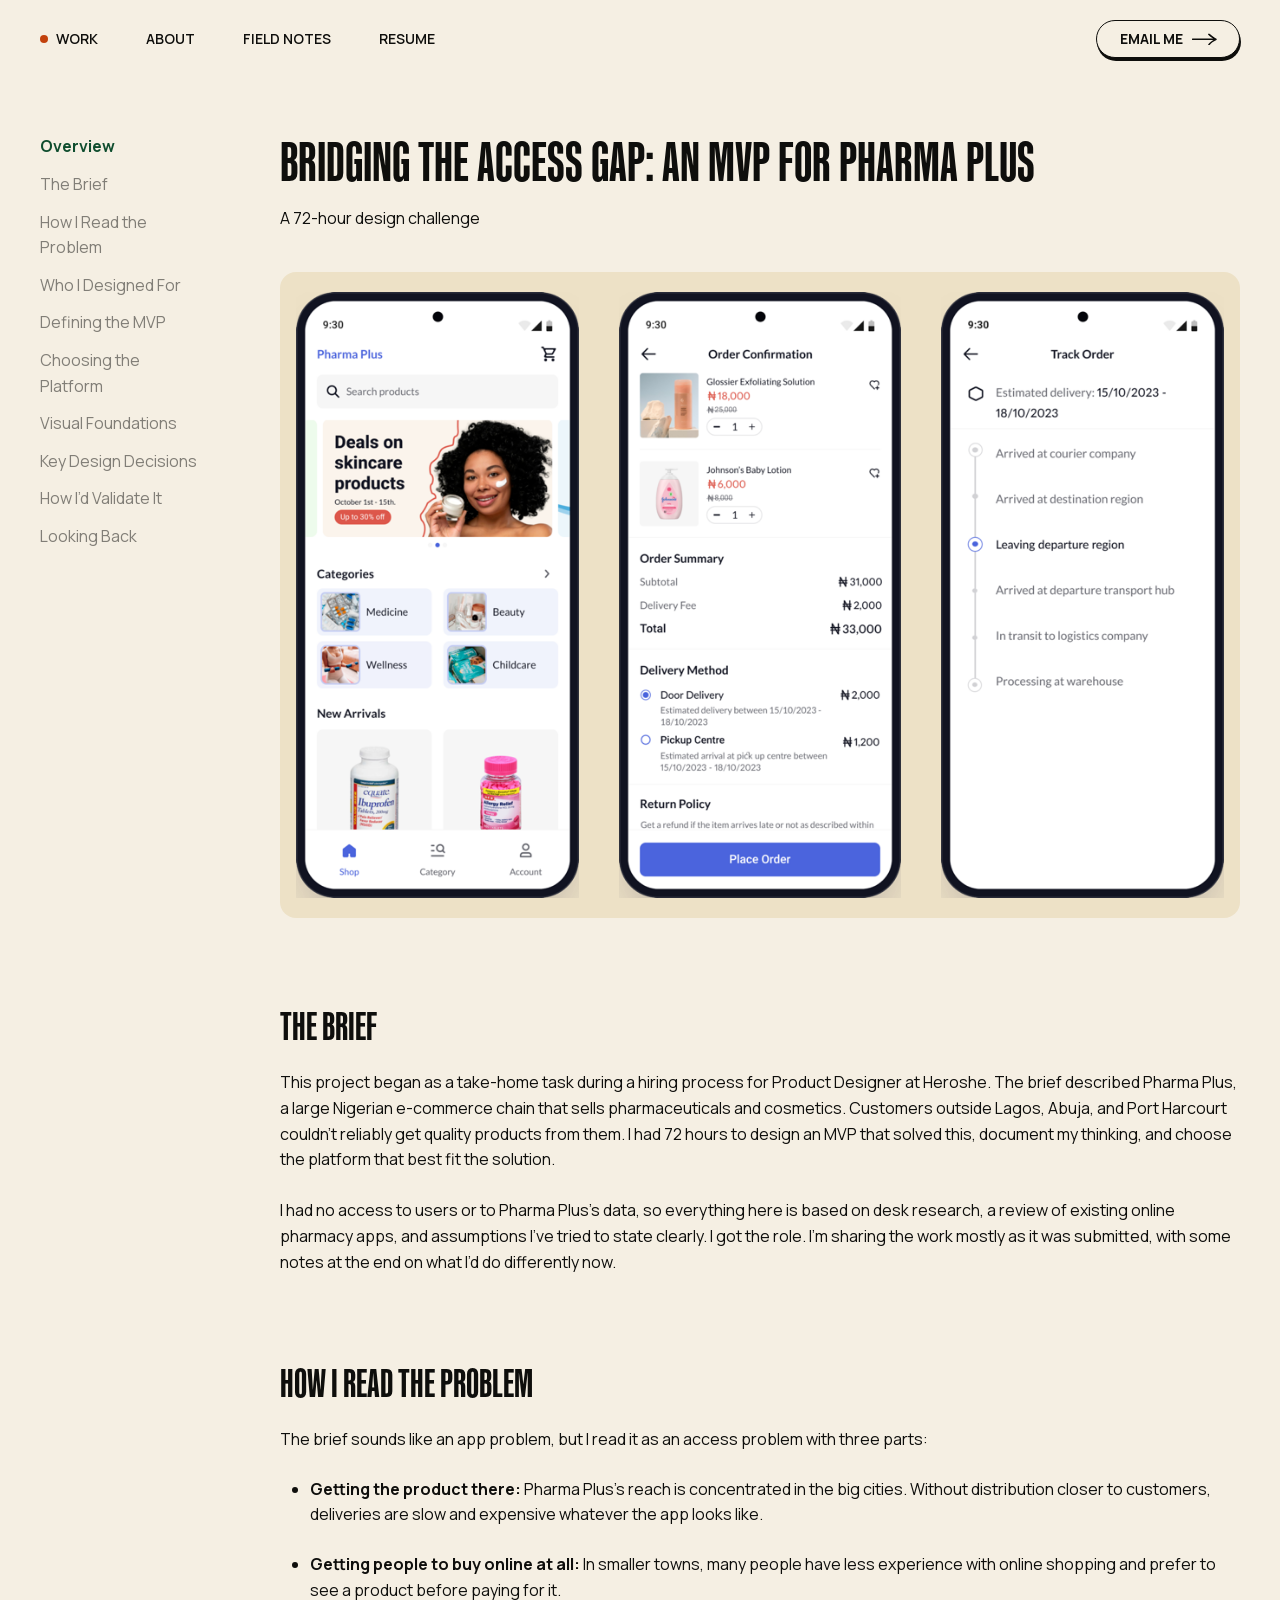
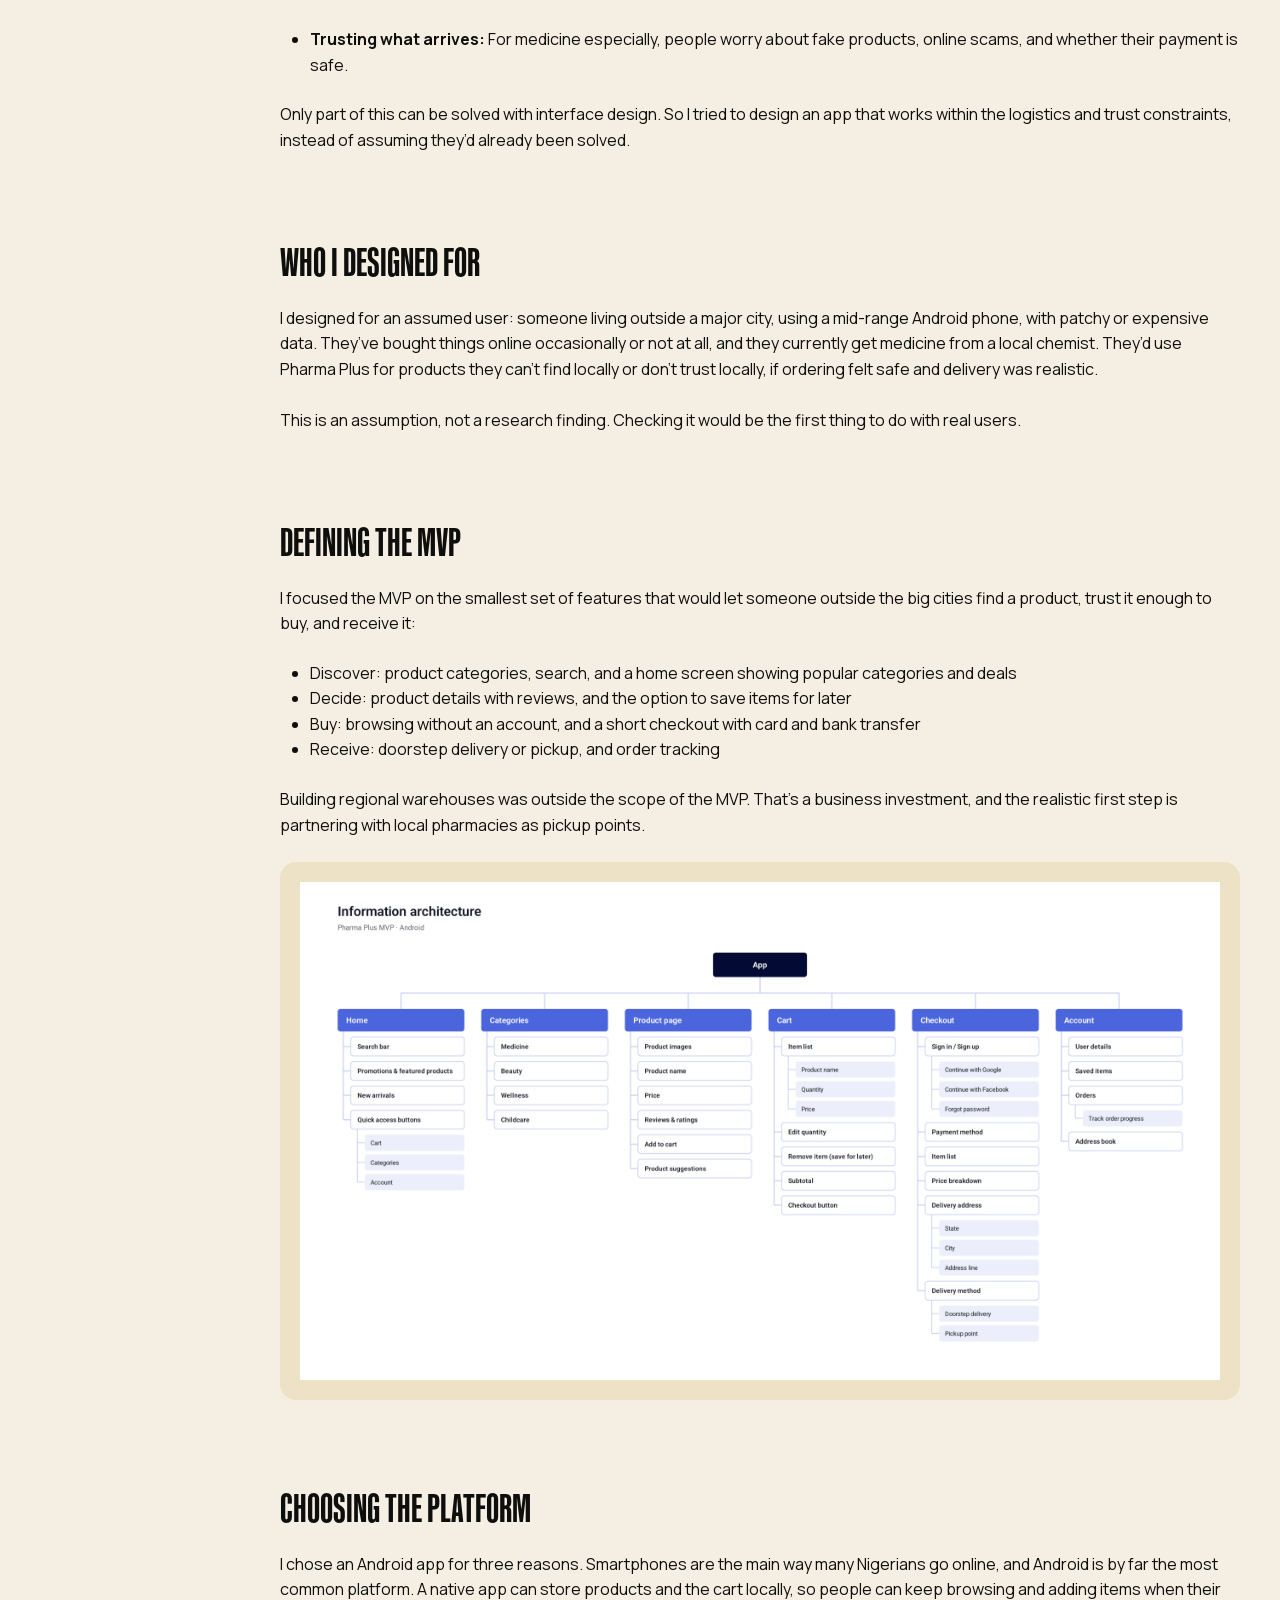
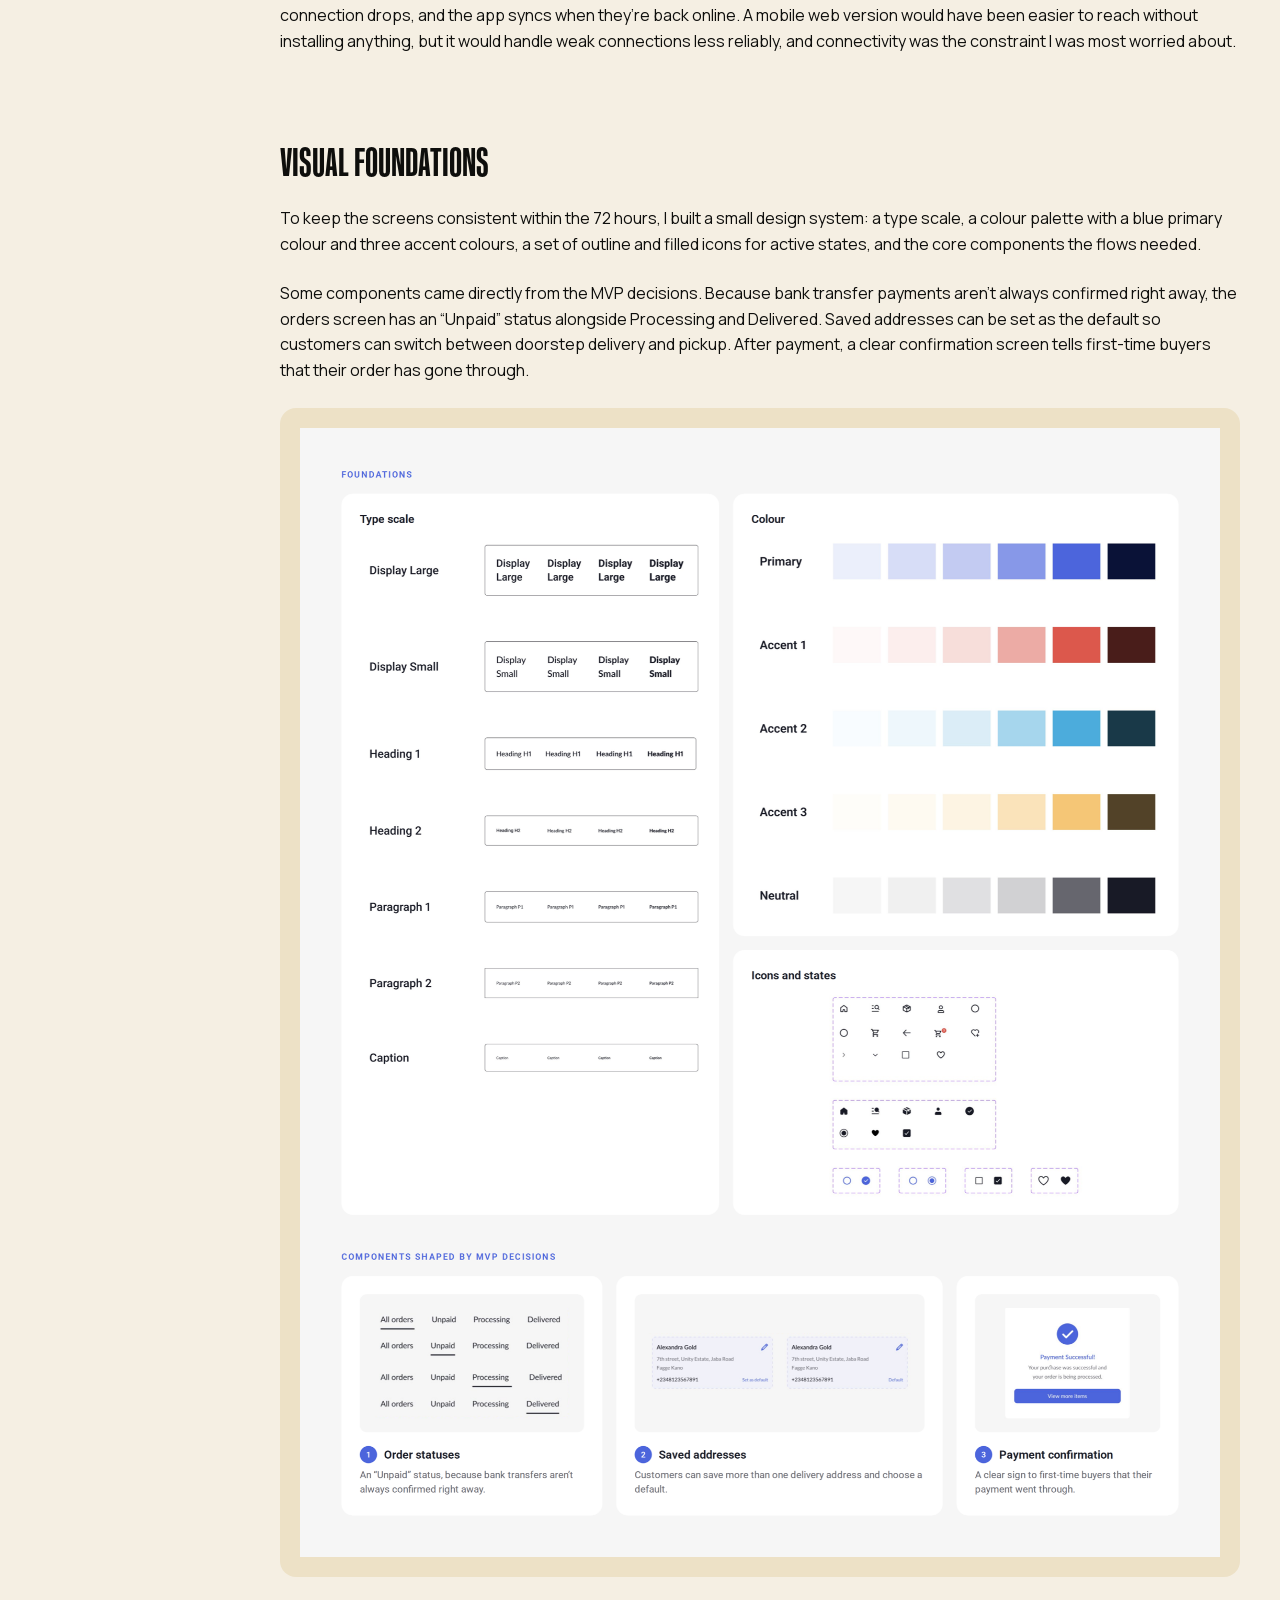
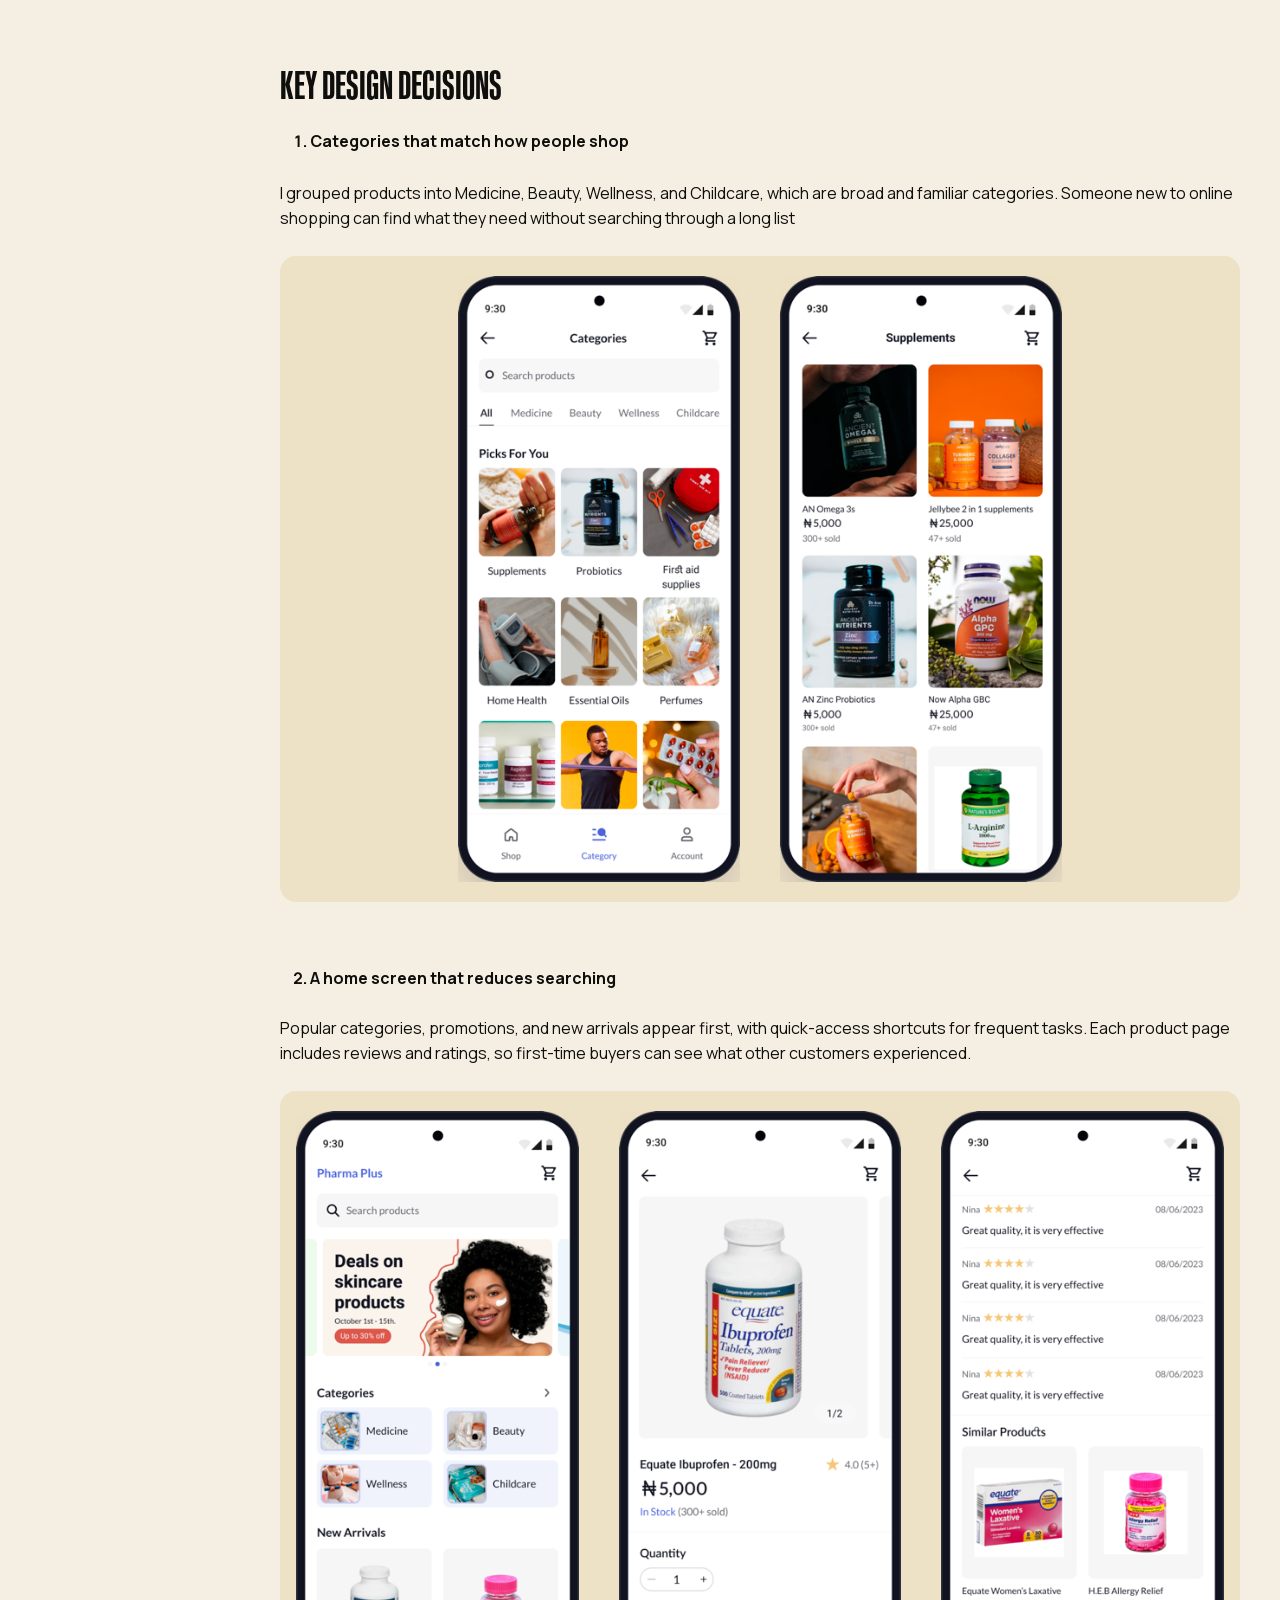
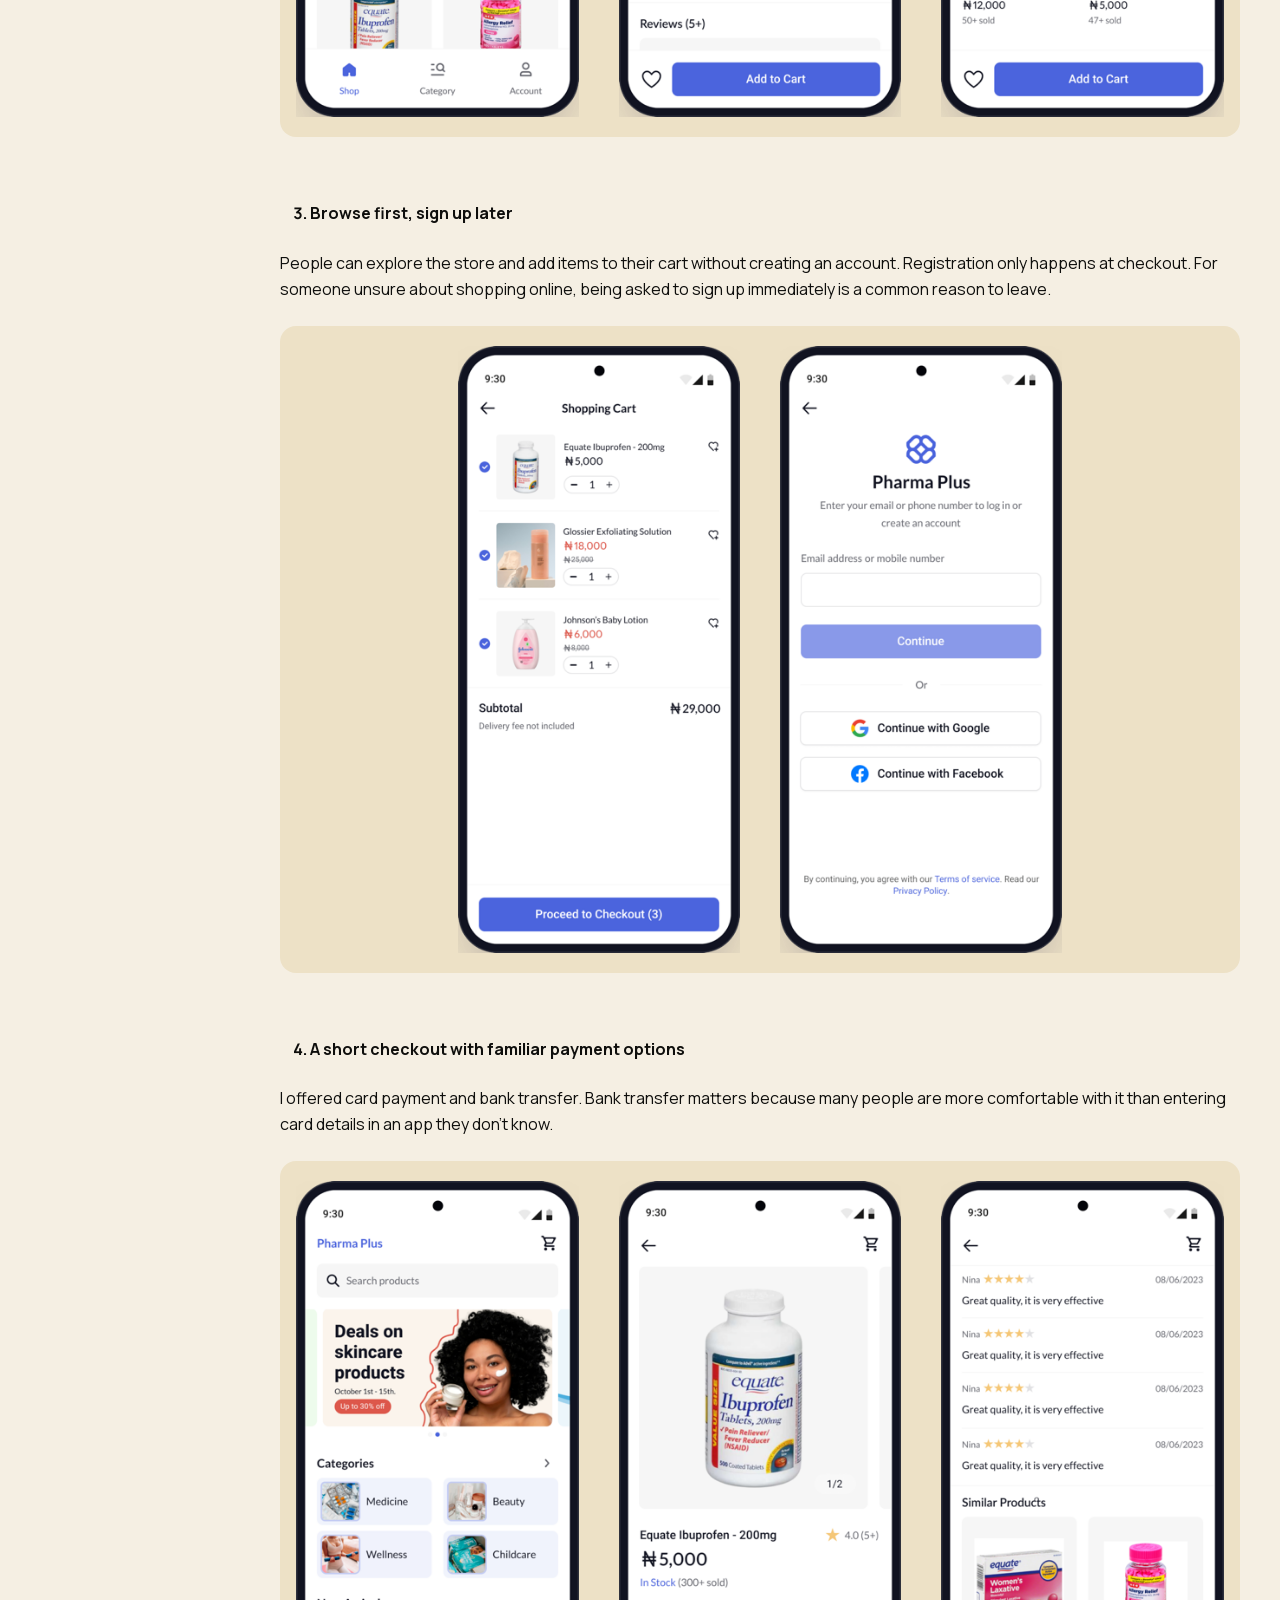
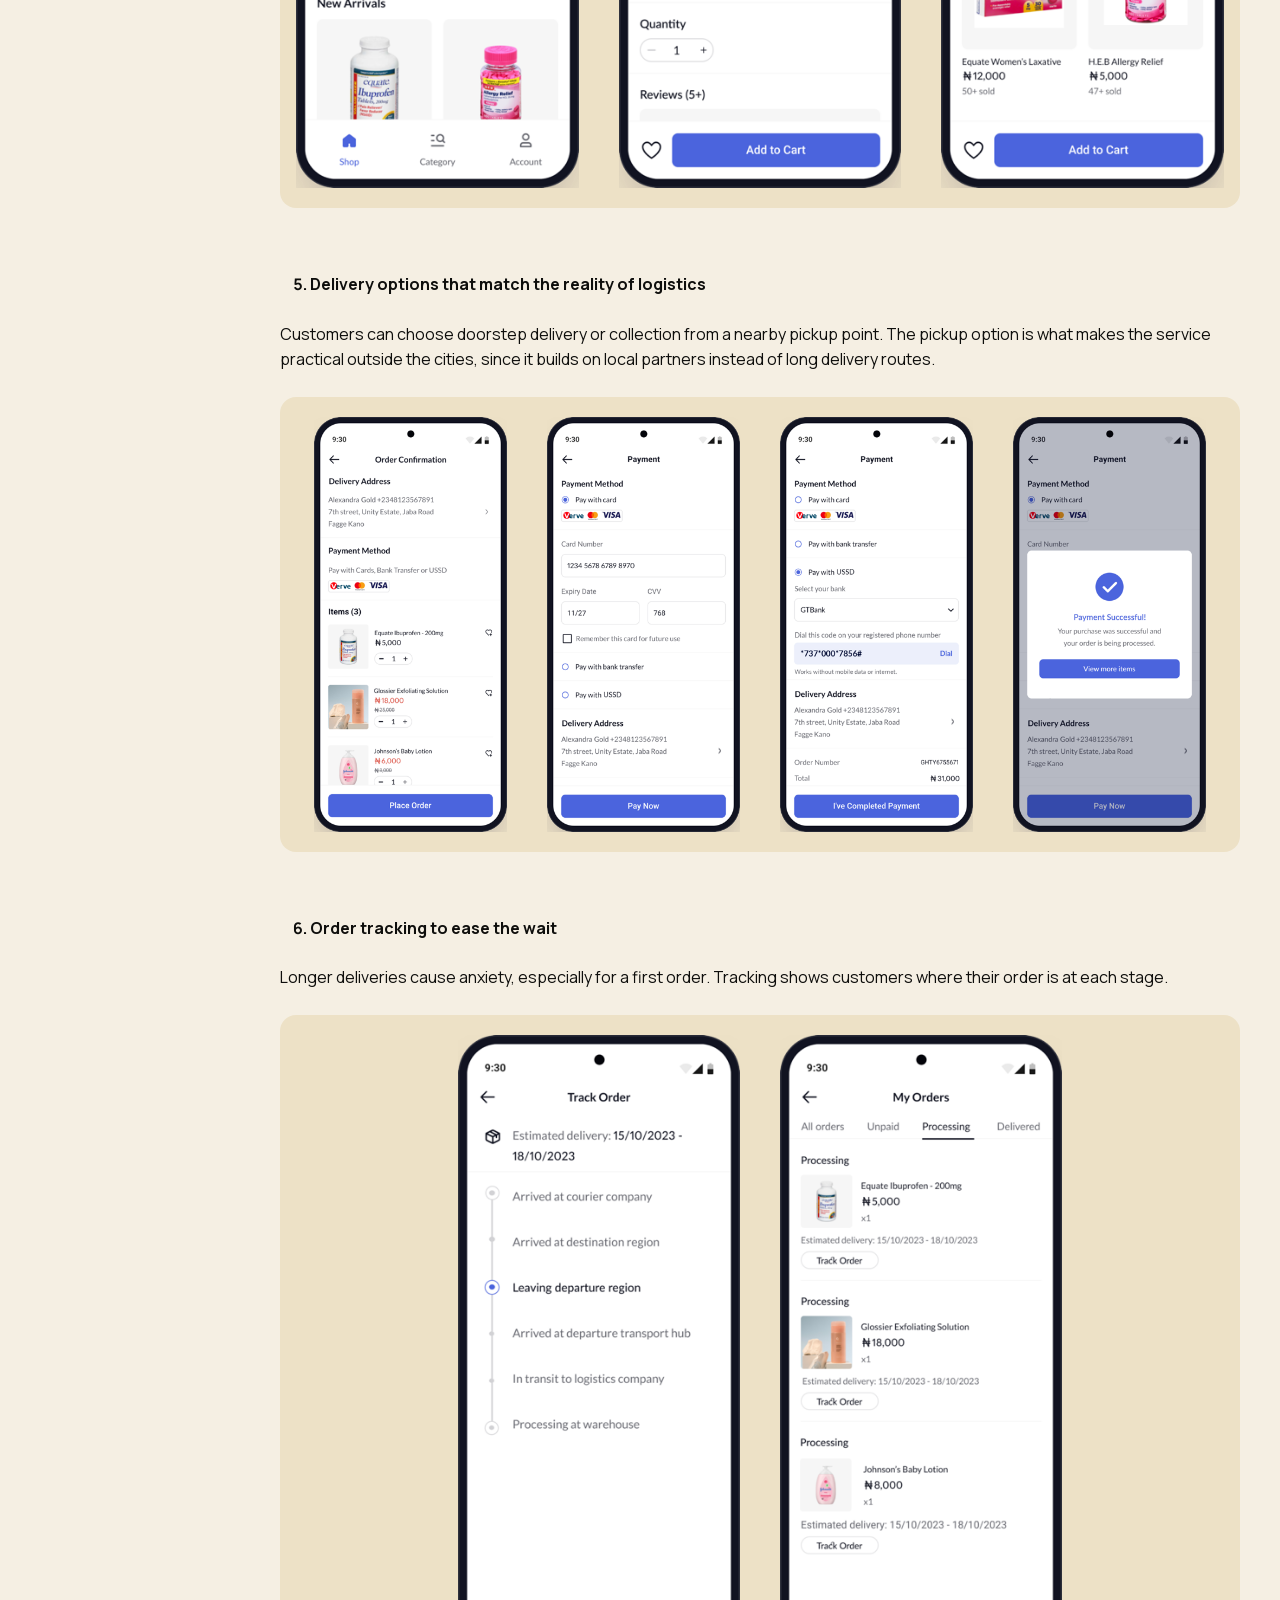
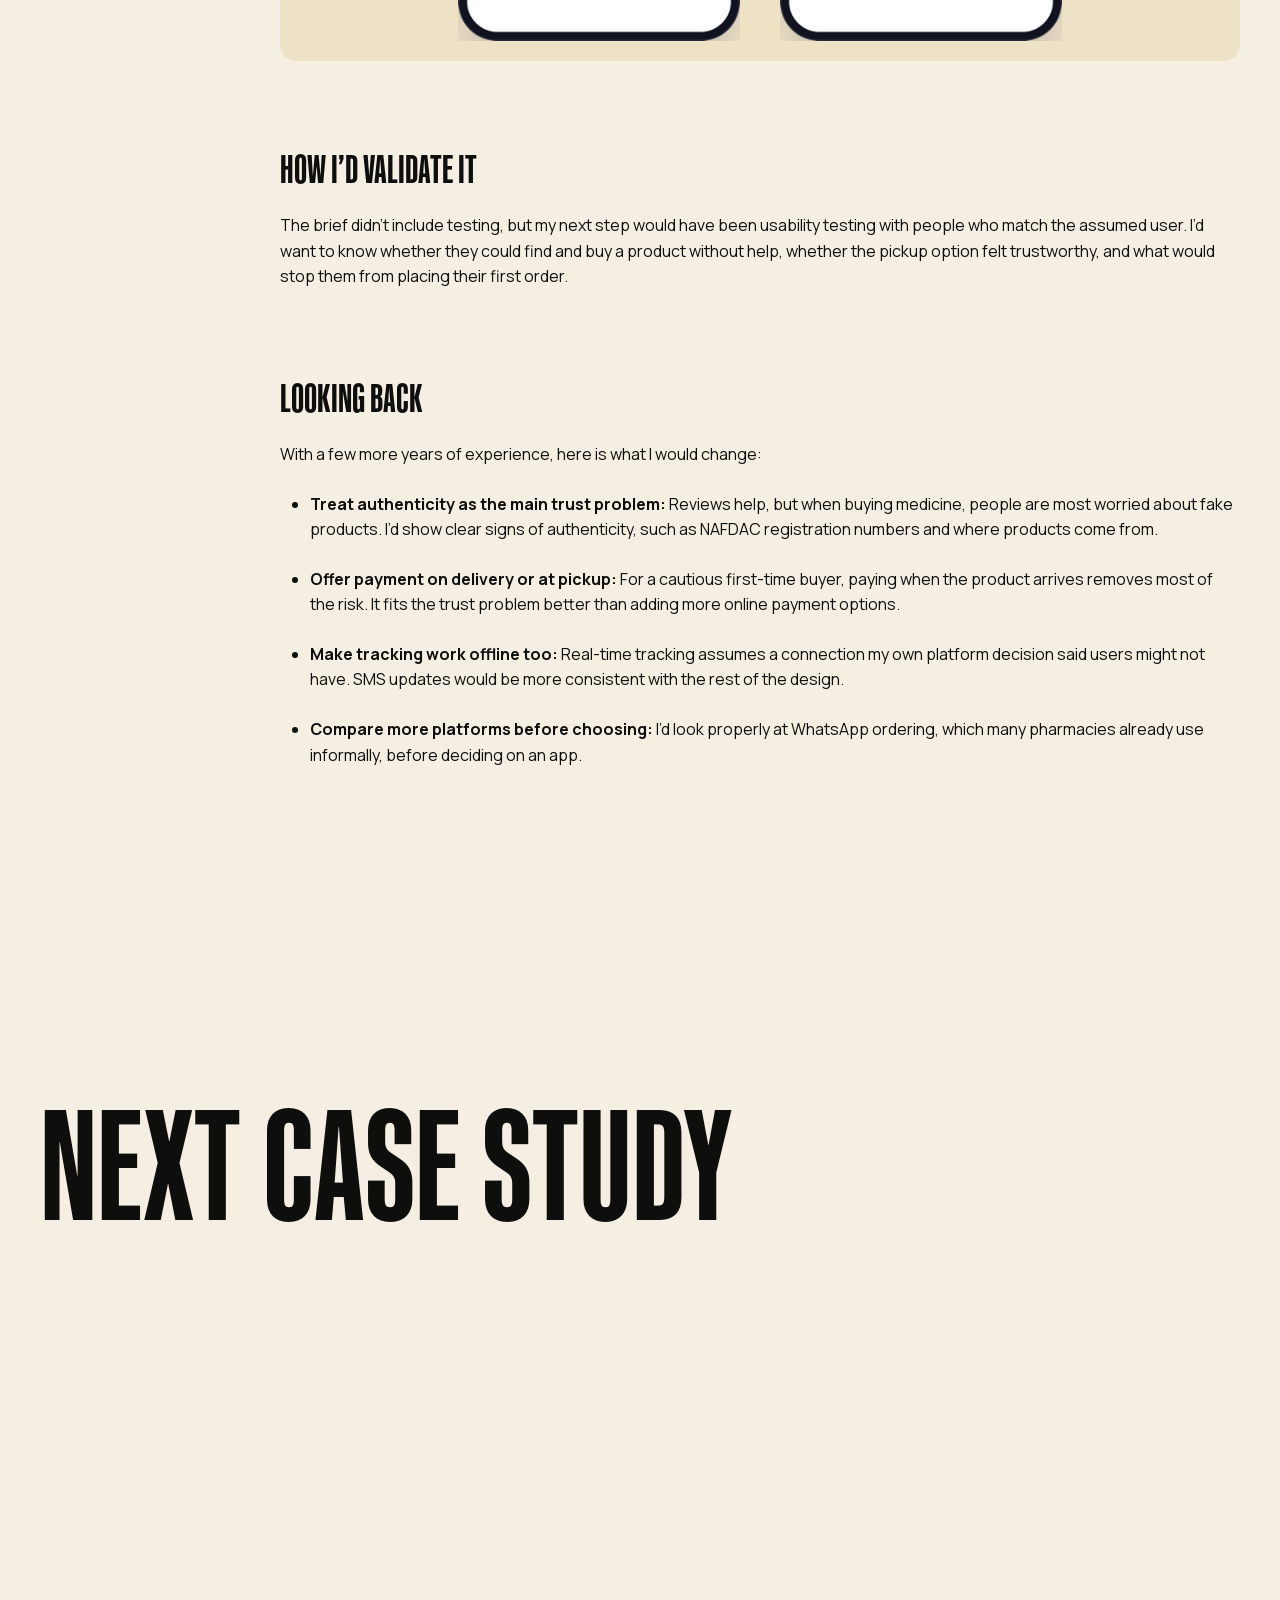
<file: pharma-plus.html>
<!doctype html>
<html lang="en">
<head>
<meta charset="utf-8">
<meta name="viewport" content="width=device-width, initial-scale=1">
<title>Bridging the Access Gap: An MVP for Pharma Plus — Martha Adeleke</title>
<link rel="preload" href="assets/fonts/manrope-latin.woff2" as="font" type="font/woff2" crossorigin>
<link rel="stylesheet" href="assets/styles.css">
<script>document.documentElement.classList.add("js");</script>
</head>
<body>
  <header class="navbar">
    <a class="nav-brand" href="index.html">Martha Adeleke</a>
    <button class="nav-toggle" type="button" aria-expanded="false"
            aria-controls="nav-panel" aria-label="Open menu">
      <span class="nav-toggle__box" aria-hidden="true">
        <span class="nav-toggle__bar"></span>
        <span class="nav-toggle__bar"></span>
      </span>
    </button>
    <div class="nav-panel" id="nav-panel">
      <nav class="nav-menu">
        <a class="nav-link" href="index.html#work" aria-current="page">Work</a>
        <a class="nav-link" href="about.html">About</a>
        <a class="nav-link" href="index.html#field-notes">Field Notes</a>
        <a class="nav-link" href="about.html#resume">Resume</a>
      </nav>
      <a class="btn nav-cta" href="mailto:marthaadeleke@gmail.com">
        <span class="btn__label" aria-live="polite">Email Me</span>
        <span class="btn__icon"><img loading="lazy" decoding="async" src="assets/arrow-union.svg" alt="" width="12" height="25"></span>
      </a>
    </div>
  </header>

  <main class="case">
    <nav class="case-toc case-toc--narrow" aria-label="Sections">
      <a href="#overview">Overview</a>
      <a href="#brief">The Brief</a>
      <a href="#problem">How I Read the Problem</a>
      <a href="#audience">Who I Designed For</a>
      <a href="#mvp">Defining the MVP</a>
      <a href="#platform">Choosing the Platform</a>
      <a href="#foundations">Visual Foundations</a>
      <a href="#decisions">Key Design Decisions</a>
      <a href="#validate">How I’d Validate It</a>
      <a href="#looking-back">Looking Back</a>
    </nav>

    <div class="case-body">
      <section class="case-section case-intro" id="overview">
        <div class="case-head">
          <h1 class="case-title">Bridging the Access Gap: An MVP for Pharma Plus</h1>
          <p class="case-intro__text">A 72-hour design challenge</p>
        </div>

        <figure class="case-plate" data-reveal="rise">
          <div class="case-phones case-phones--tall">
            <img src="assets/pp-188.png" alt="Pharma Plus home screen">
            <img loading="lazy" decoding="async" src="assets/pp-189.png" alt="Pharma Plus product listing">
            <img loading="lazy" decoding="async" src="assets/pp-190.png" alt="Pharma Plus product detail">
          </div>
        </figure>
      </section>

      <section class="case-section" id="brief">
        <h2 class="case-h2">The brief</h2>
        <div class="case-prose case-prose--16 case-prose--spaced">
          <p>This project began as a take-home task during a hiring process for Product Designer at Heroshe. The brief described Pharma Plus, a large Nigerian e-commerce chain that sells pharmaceuticals and cosmetics. Customers outside Lagos, Abuja, and Port Harcourt couldn’t reliably get quality products from them. I had 72 hours to design an MVP that solved this, document my thinking, and choose the platform that best fit the solution.</p>
          <p>I had no access to users or to Pharma Plus’s data, so everything here is based on desk research, a review of existing online pharmacy apps, and assumptions I’ve tried to state clearly. I got the role. I’m sharing the work mostly as it was submitted, with some notes at the end on what I’d do differently now.</p>
        </div>
      </section>

      <section class="case-section" id="problem">
        <h2 class="case-h2">How I read the problem</h2>
        <div class="case-prose case-prose--lg case-prose--loose">
          <p>The brief sounds like an app problem, but I read it as an access problem with three parts:</p>
          <ul class="case-points-list">
            <li><b>Getting the product there:</b> Pharma Plus’s reach is concentrated in the big cities. Without distribution closer to customers, deliveries are slow and expensive whatever the app looks like.</li>
            <li><b>Getting people to buy online at all:</b> In smaller towns, many people have less experience with online shopping and prefer to see a product before paying for it.</li>
            <li><b>Trusting what arrives:</b> For medicine especially, people worry about fake products, online scams, and whether their payment is safe.</li>
          </ul>
          <p>Only part of this can be solved with interface design. So I tried to design an app that works within the logistics and trust constraints, instead of assuming they’d already been solved.</p>
        </div>
      </section>

      <section class="case-section" id="audience">
        <h2 class="case-h2">Who I designed for</h2>
        <div class="case-prose case-prose--lg case-prose--loose case-prose--spaced">
          <p>I designed for an assumed user: someone living outside a major city, using a mid-range Android phone, with patchy or expensive data. They’ve bought things online occasionally or not at all, and they currently get medicine from a local chemist. They’d use Pharma Plus for products they can’t find locally or don’t trust locally, if ordering felt safe and delivery was realistic.</p>
          <p>This is an assumption, not a research finding. Checking it would be the first thing to do with real users.</p>
        </div>
      </section>

      <section class="case-section" id="mvp">
        <h2 class="case-h2">Defining the MVP</h2>
        <div class="case-stack">
          <div class="case-prose case-prose--lg case-prose--loose">
            <p>I focused the MVP on the smallest set of features that would let someone outside the big cities find a product, trust it enough to buy, and receive it:</p>
            <ul class="case-list">
              <li>Discover: product categories, search, and a home screen showing popular categories and deals</li>
              <li>Decide: product details with reviews, and the option to save items for later</li>
              <li>Buy: browsing without an account, and a short checkout with card and bank transfer</li>
              <li>Receive: doorstep delivery or pickup, and order tracking</li>
            </ul>
            <p>Building regional warehouses was outside the scope of the MVP. That’s a business investment, and the realistic first step is partnering with local pharmacies as pickup points.</p>
          </div>

          <figure class="case-plate" data-reveal="rise">
            <img loading="lazy" decoding="async" src="assets/pp-ia.png" alt="Pharma Plus information architecture">
          </figure>
        </div>
      </section>

      <section class="case-section" id="platform">
        <h2 class="case-h2">Choosing the platform</h2>
        <p class="case-lead">I chose an Android app for three reasons. Smartphones are the main way many Nigerians go online, and Android is by far the most common platform. A native app can store products and the cart locally, so people can keep browsing and adding items when their connection drops, and the app syncs when they’re back online. A mobile web version would have been easier to reach without installing anything, but it would handle weak connections less reliably, and connectivity was the constraint I was most worried about.</p>
      </section>

      <section class="case-section" id="foundations">
        <h2 class="case-h2">Visual foundations</h2>
        <div class="case-stack">
          <div class="case-prose case-prose--lg">
            <p>To keep the screens consistent within the 72 hours, I built a small design system: a type scale, a colour palette with a blue primary colour and three accent colours, a set of outline and filled icons for active states, and the core components the flows needed.</p>
            <p>Some components came directly from the MVP decisions. Because bank transfer payments aren’t always confirmed right away, the orders screen has an “Unpaid” status alongside Processing and Delivered. Saved addresses can be set as the default so customers can switch between doorstep delivery and pickup. After payment, a clear confirmation screen tells first-time buyers that their order has gone through.</p>
          </div>

          <figure class="case-plate" data-reveal="rise">
            <img loading="lazy" decoding="async" src="assets/pp-design-system.png" alt="The Pharma Plus design system: type scale, colour palette, icons and components">
          </figure>
        </div>
      </section>

      <section class="case-section" id="decisions">
        <h2 class="case-h2">Key design decisions</h2>

        <div class="case-solutions">
          <div class="case-stack">
            <div class="case-prose case-prose--lg case-prose--spaced">
              <ol class="case-decision-head"><li>Categories that match how people shop</li></ol>
              <p>I grouped products into Medicine, Beauty, Wellness, and Childcare, which are broad and familiar categories. Someone new to online shopping can find what they need without searching through a long list</p>
            </div>
            <figure class="case-plate" data-reveal="rise">
              <div class="case-phones case-phones--tall">
                <img loading="lazy" decoding="async" src="assets/pp-191.png" alt="Category browsing">
                <img loading="lazy" decoding="async" src="assets/pp-192.png" alt="Category results">
              </div>
            </figure>
          </div>

          <div class="case-stack">
            <div class="case-prose case-prose--lg">
              <ol class="case-decision-head" start="2"><li>A home screen that reduces searching</li></ol>
              <p>Popular categories, promotions, and new arrivals appear first, with quick-access shortcuts for frequent tasks. Each product page includes reviews and ratings, so first-time buyers can see what other customers experienced.</p>
            </div>
            <figure class="case-plate" data-reveal="rise">
              <div class="case-phones case-phones--tall">
                <img loading="lazy" decoding="async" src="assets/pp-188.png" alt="Home screen">
                <img loading="lazy" decoding="async" src="assets/pp-193.png" alt="Product detail with reviews">
                <img loading="lazy" decoding="async" src="assets/pp-195.png" alt="Ratings and reviews">
              </div>
            </figure>
          </div>

          <div class="case-stack">
            <div class="case-prose case-prose--lg">
              <ol class="case-decision-head" start="3"><li>Browse first, sign up later</li></ol>
              <p>People can explore the store and add items to their cart without creating an account. Registration only happens at checkout. For someone unsure about shopping online, being asked to sign up immediately is a common reason to leave.</p>
            </div>
            <figure class="case-plate" data-reveal="rise">
              <div class="case-phones case-phones--tall">
                <img loading="lazy" decoding="async" src="assets/pp-196.png" alt="Cart without an account">
                <img loading="lazy" decoding="async" src="assets/pp-197.png" alt="Registration at checkout">
              </div>
            </figure>
          </div>

          <div class="case-stack">
            <div class="case-prose case-prose--lg">
              <ol class="case-decision-head" start="4"><li>A short checkout with familiar payment options</li></ol>
              <p>I offered card payment and bank transfer. Bank transfer matters because many people are more comfortable with it than entering card details in an app they don’t know.</p>
            </div>
            <figure class="case-plate" data-reveal="rise">
              <div class="case-phones case-phones--tall">
                <img loading="lazy" decoding="async" src="assets/pp-188.png" alt="Checkout summary">
                <img loading="lazy" decoding="async" src="assets/pp-193.png" alt="Payment method selection">
                <img loading="lazy" decoding="async" src="assets/pp-195.png" alt="Bank transfer details">
              </div>
            </figure>
          </div>

          <div class="case-stack">
            <div class="case-prose case-prose--lg">
              <ol class="case-decision-head" start="5"><li>Delivery options that match the reality of logistics</li></ol>
              <p>Customers can choose doorstep delivery or collection from a nearby pickup point. The pickup option is what makes the service practical outside the cities, since it builds on local partners instead of long delivery routes.</p>
            </div>
            <figure class="case-plate" data-reveal="rise">
              <div class="case-phones case-phones--short">
                <img loading="lazy" decoding="async" src="assets/pp-198.png" alt="Delivery method">
                <img loading="lazy" decoding="async" src="assets/pp-200.png" alt="Saved addresses">
                <img loading="lazy" decoding="async" src="assets/pp-199.png" alt="Pickup points">
                <img loading="lazy" decoding="async" src="assets/pp-201.png" alt="Order confirmation">
              </div>
            </figure>
          </div>

          <div class="case-stack">
            <div class="case-prose case-prose--lg">
              <ol class="case-decision-head" start="6"><li>Order tracking to ease the wait</li></ol>
              <p>Longer deliveries cause anxiety, especially for a first order. Tracking shows customers where their order is at each stage.</p>
            </div>
            <figure class="case-plate" data-reveal="rise">
              <div class="case-phones case-phones--tall">
                <img loading="lazy" decoding="async" src="assets/pp-202.png" alt="Order list with statuses">
                <img loading="lazy" decoding="async" src="assets/pp-203.png" alt="Order tracking detail">
              </div>
            </figure>
          </div>
        </div>
      </section>

      <section class="case-section" id="validate">
        <h2 class="case-h2">How I’d validate it</h2>
        <p class="case-lead case-lead--tight">The brief didn’t include testing, but my next step would have been usability testing with people who match the assumed user. I’d want to know whether they could find and buy a product without help, whether the pickup option felt trustworthy, and what would stop them from placing their first order.</p>
      </section>

      <section class="case-section" id="looking-back">
        <h2 class="case-h2">Looking back</h2>
        <div class="case-prose case-prose--lg">
          <p>With a few more years of experience, here is what I would change:</p>
          <ul class="case-points-list">
            <li><b>Treat authenticity as the main trust problem:</b> Reviews help, but when buying medicine, people are most worried about fake products. I’d show clear signs of authenticity, such as NAFDAC registration numbers and where products come from.</li>
            <li><b>Offer payment on delivery or at pickup:</b> For a cautious first-time buyer, paying when the product arrives removes most of the risk. It fits the trust problem better than adding more online payment options.</li>
            <li><b>Make tracking work offline too:</b> Real-time tracking assumes a connection my own platform decision said users might not have. SMS updates would be more consistent with the rest of the design.</li>
            <li><b>Compare more platforms before choosing:</b> I’d look properly at WhatsApp ordering, which many pharmacies already use informally, before deciding on an app.</li>
          </ul>
        </div>
      </section>
    </div>
  </main>

  <section class="next-case">
    <h2 class="next-case__title"><span data-reveal="mask">NEXT CASE STUDY</span></h2>

    <article class="work work--next" data-reveal="rise">
      <div class="work__col">
        <p class="work__client">LearnAM</p>
        <p class="work__name">A mobile learning redesign for better access and adoption.</p>
        <div class="work__tags">
          <span class="tag">Edtech</span>
          <span class="tag">Mobile UX</span>
          <span class="tag">Research</span>
          <span class="tag">Design System</span>
        </div>
      </div>
      <div class="work__body">
        <p>Redesigned the learning experience to make course discovery, progression, and completion easier for users.</p>
        <a class="btn btn--case" href="learnam.html">
          View Case Study
          <span class="btn__icon"><img loading="lazy" decoding="async" src="assets/arrow-union.svg" alt="" width="12" height="25"></span>
        </a>
      </div>
      <figure class="work__media work__media--learnam">
        <img loading="lazy" decoding="async" src="assets/work-learnam.jpg" alt="LearnAM mobile app held in hand">
      </figure>
    </article>
  </section>

  <footer class="footer">
    <div class="footer__row">
      <div class="footer__main">
        <div class="footer__cta" data-reveal="rise">
          <p class="footer__blurb">Available for product design and UX strategy roles where research, product thinking, and business impact matter.</p>
          <a class="btn" href="mailto:marthaadeleke@gmail.com">
            <span class="btn__label" aria-live="polite">Email Me</span>
            <span class="btn__icon"><img loading="lazy" decoding="async" src="assets/arrow-union.svg" alt="" width="12" height="25"></span>
          </a>
        </div>
        <div class="footer__wordmark" data-stagger><span data-reveal="mask">MARTHA</span><span data-reveal="mask">ADELEKE</span></div>
      </div>

      <nav class="footer__links" data-reveal="rise">
        <a href="https://www.linkedin.com/in/martha-adeleke/" target="_blank" rel="noopener noreferrer">LINKEDIN<span class="link-arrow"><img loading="lazy" decoding="async" src="assets/arrow-union.svg" alt="" width="12" height="25"></span></a>
        <a href="https://medium.com/@marthaadeleke" target="_blank" rel="noopener noreferrer">MEDIUM<span class="link-arrow"><img loading="lazy" decoding="async" src="assets/arrow-union.svg" alt="" width="12" height="25"></span></a>
      </nav>
    </div>
  </footer>

<script src="assets/site.js" defer></script>
</body>
</html>
</file>
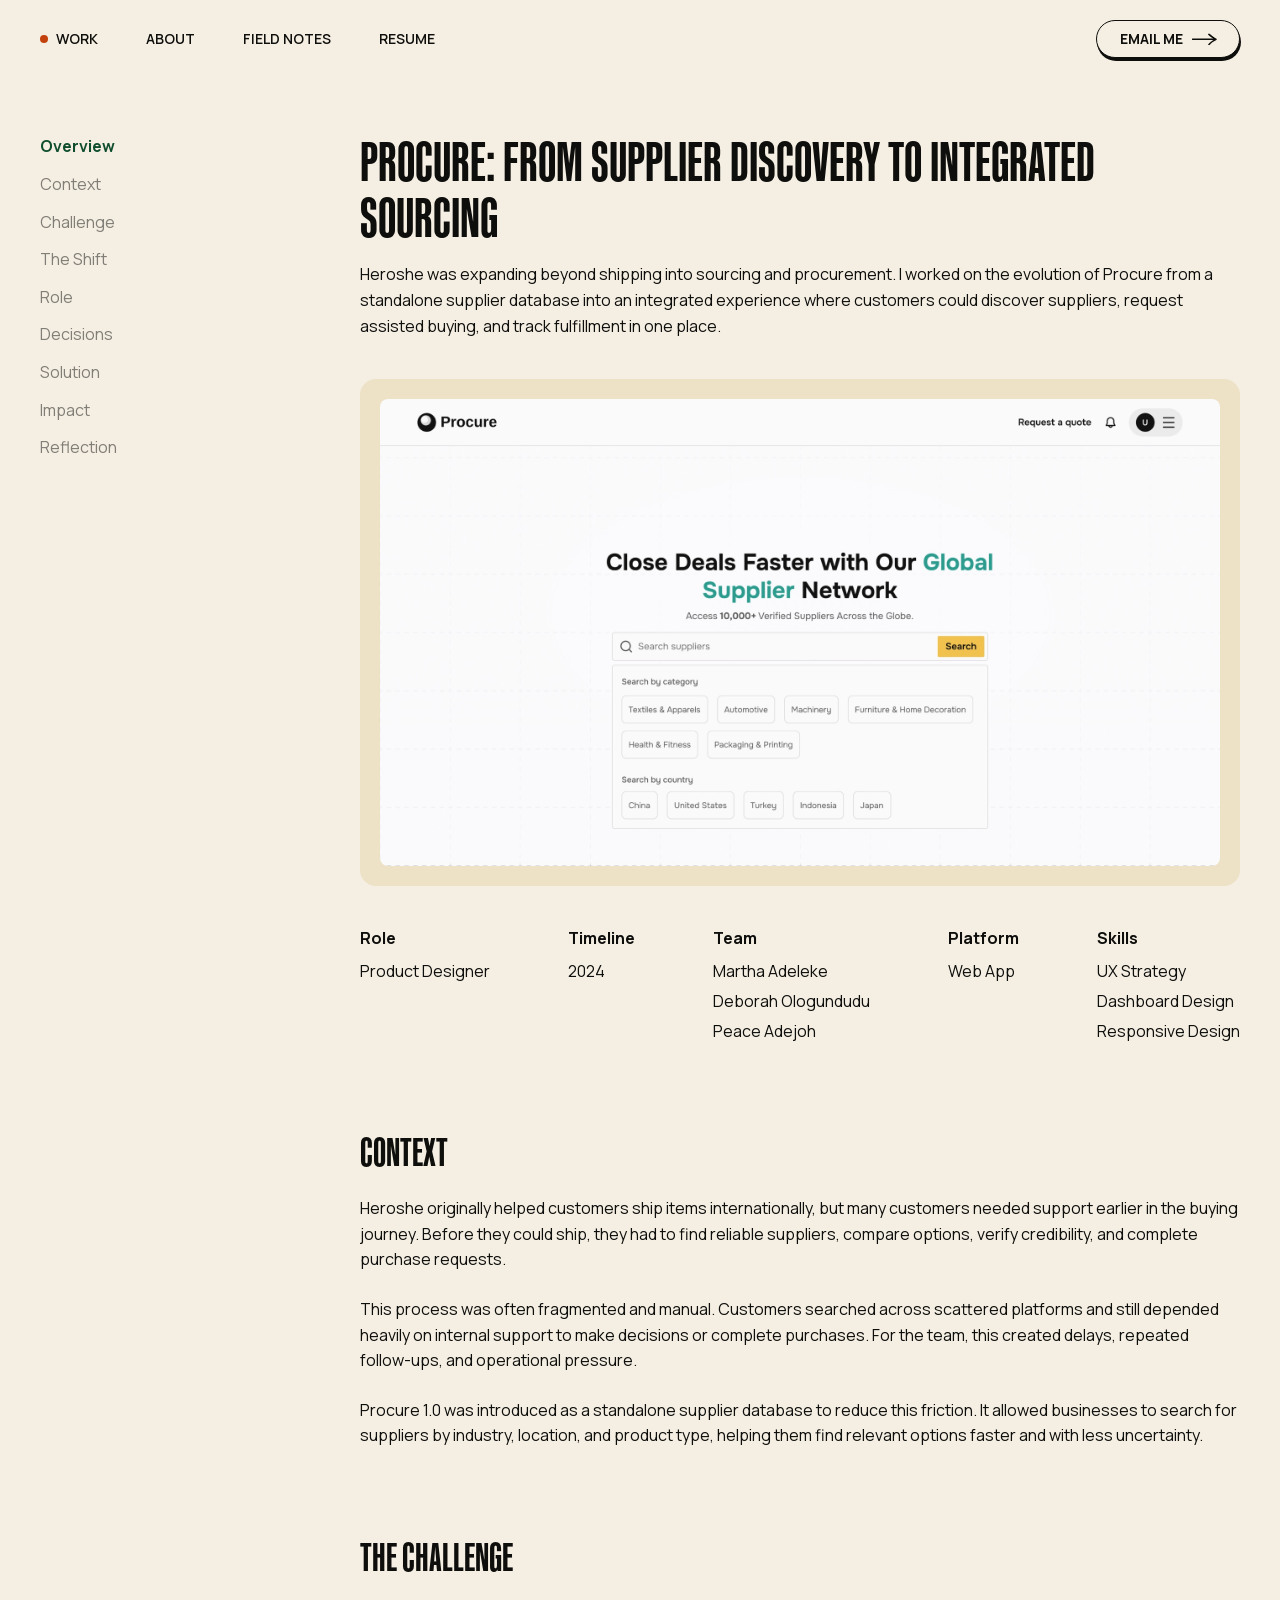
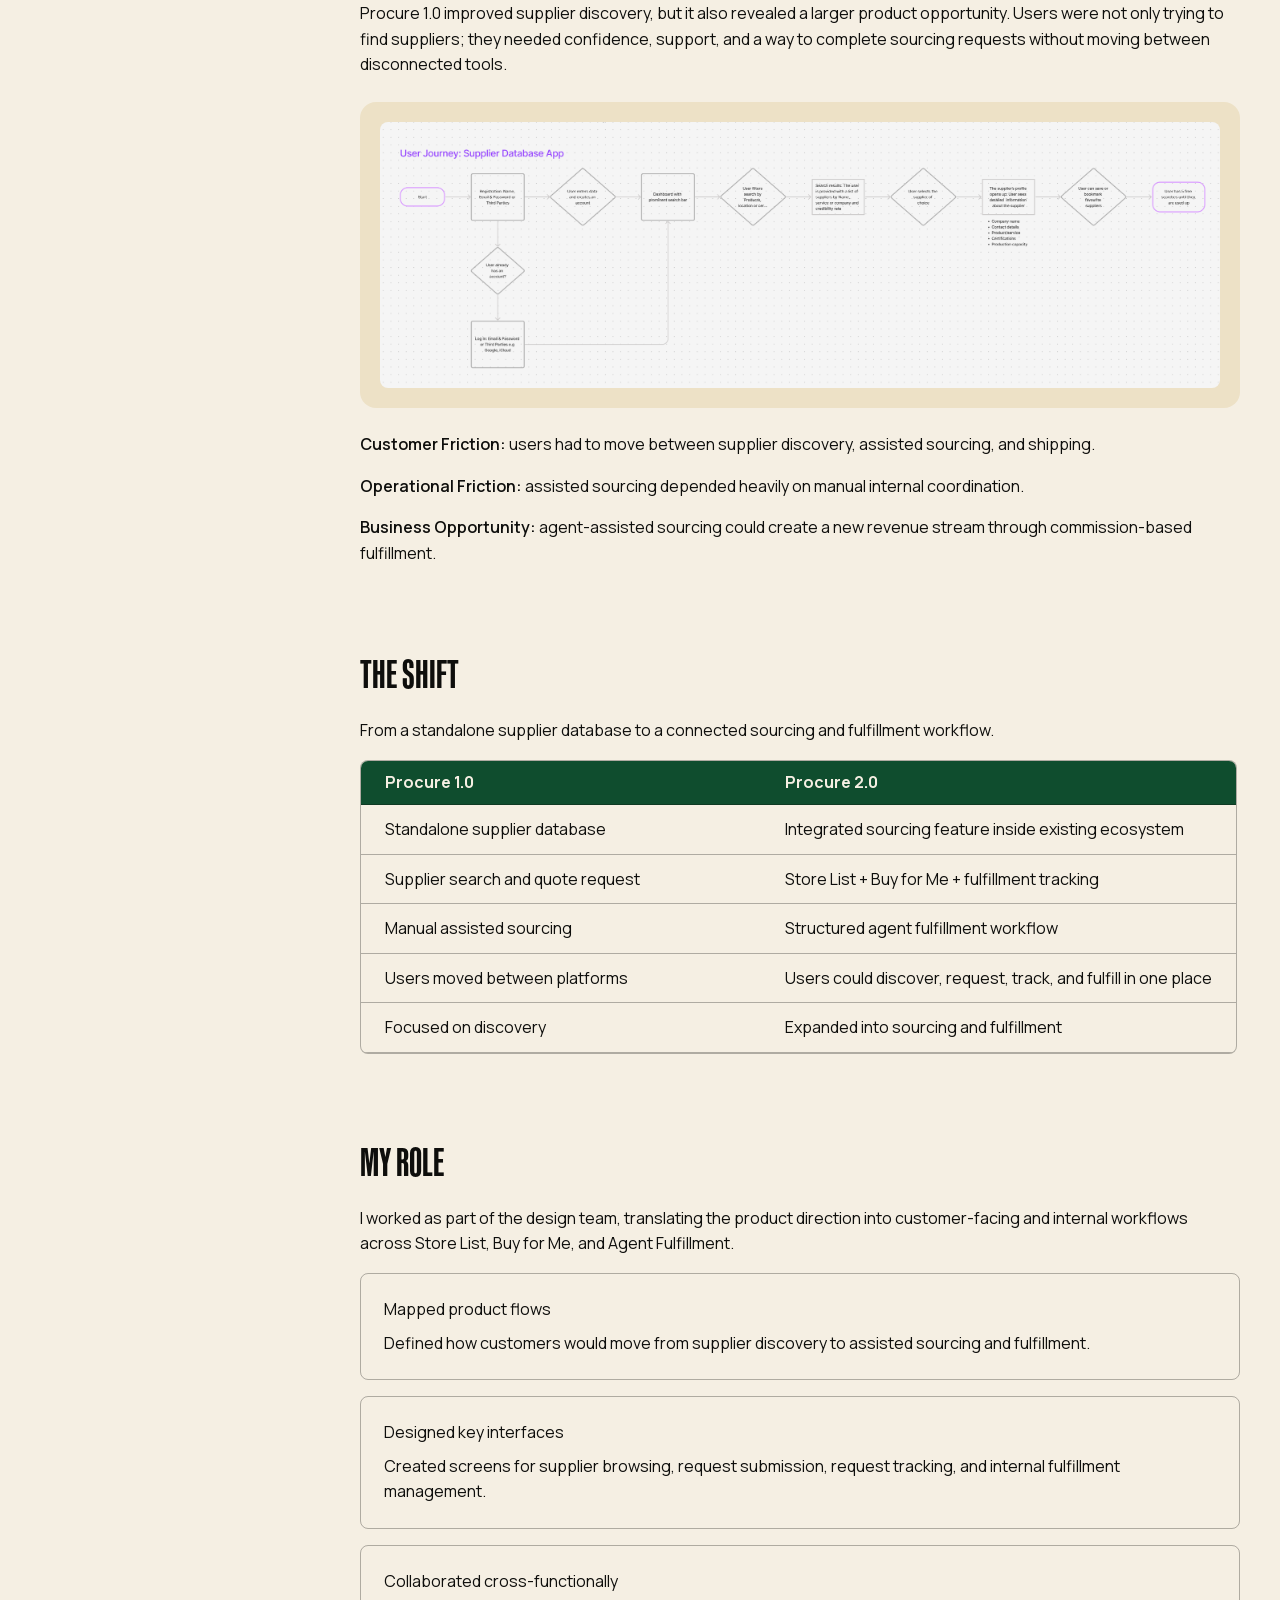
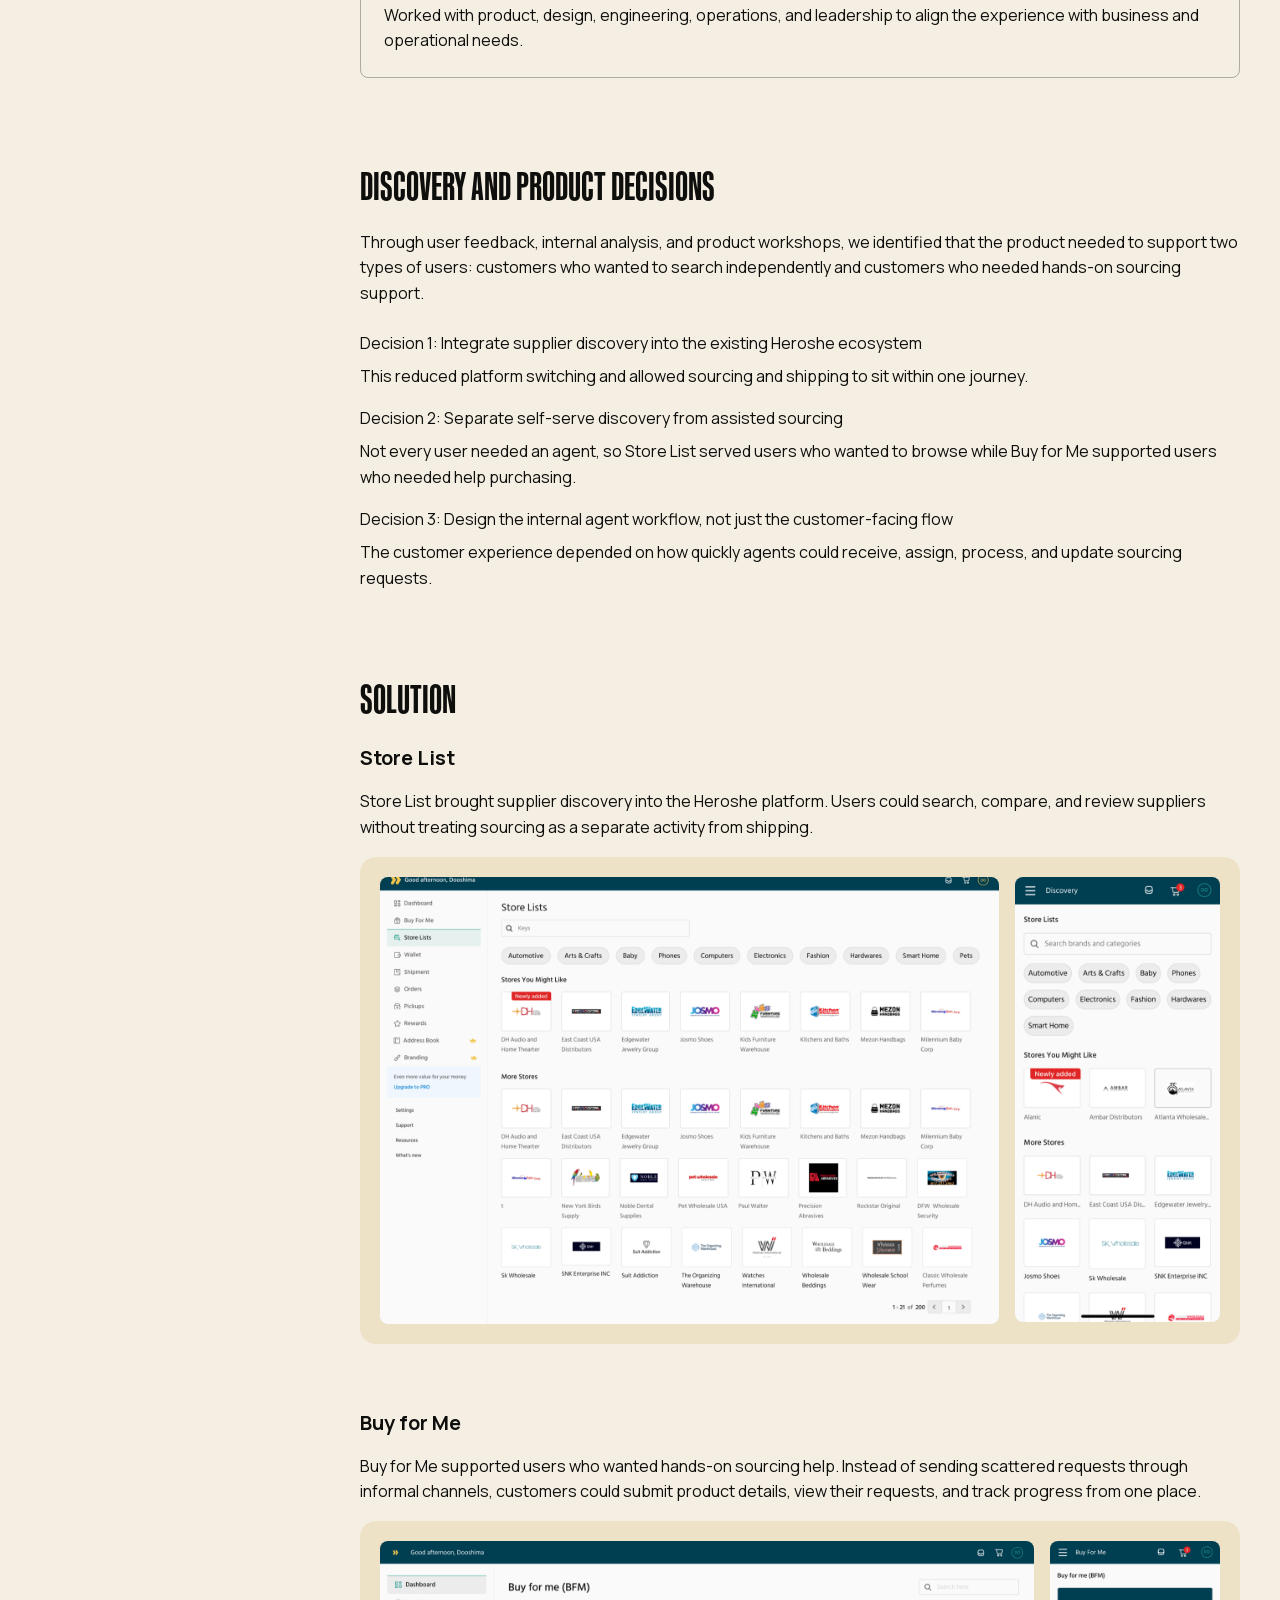
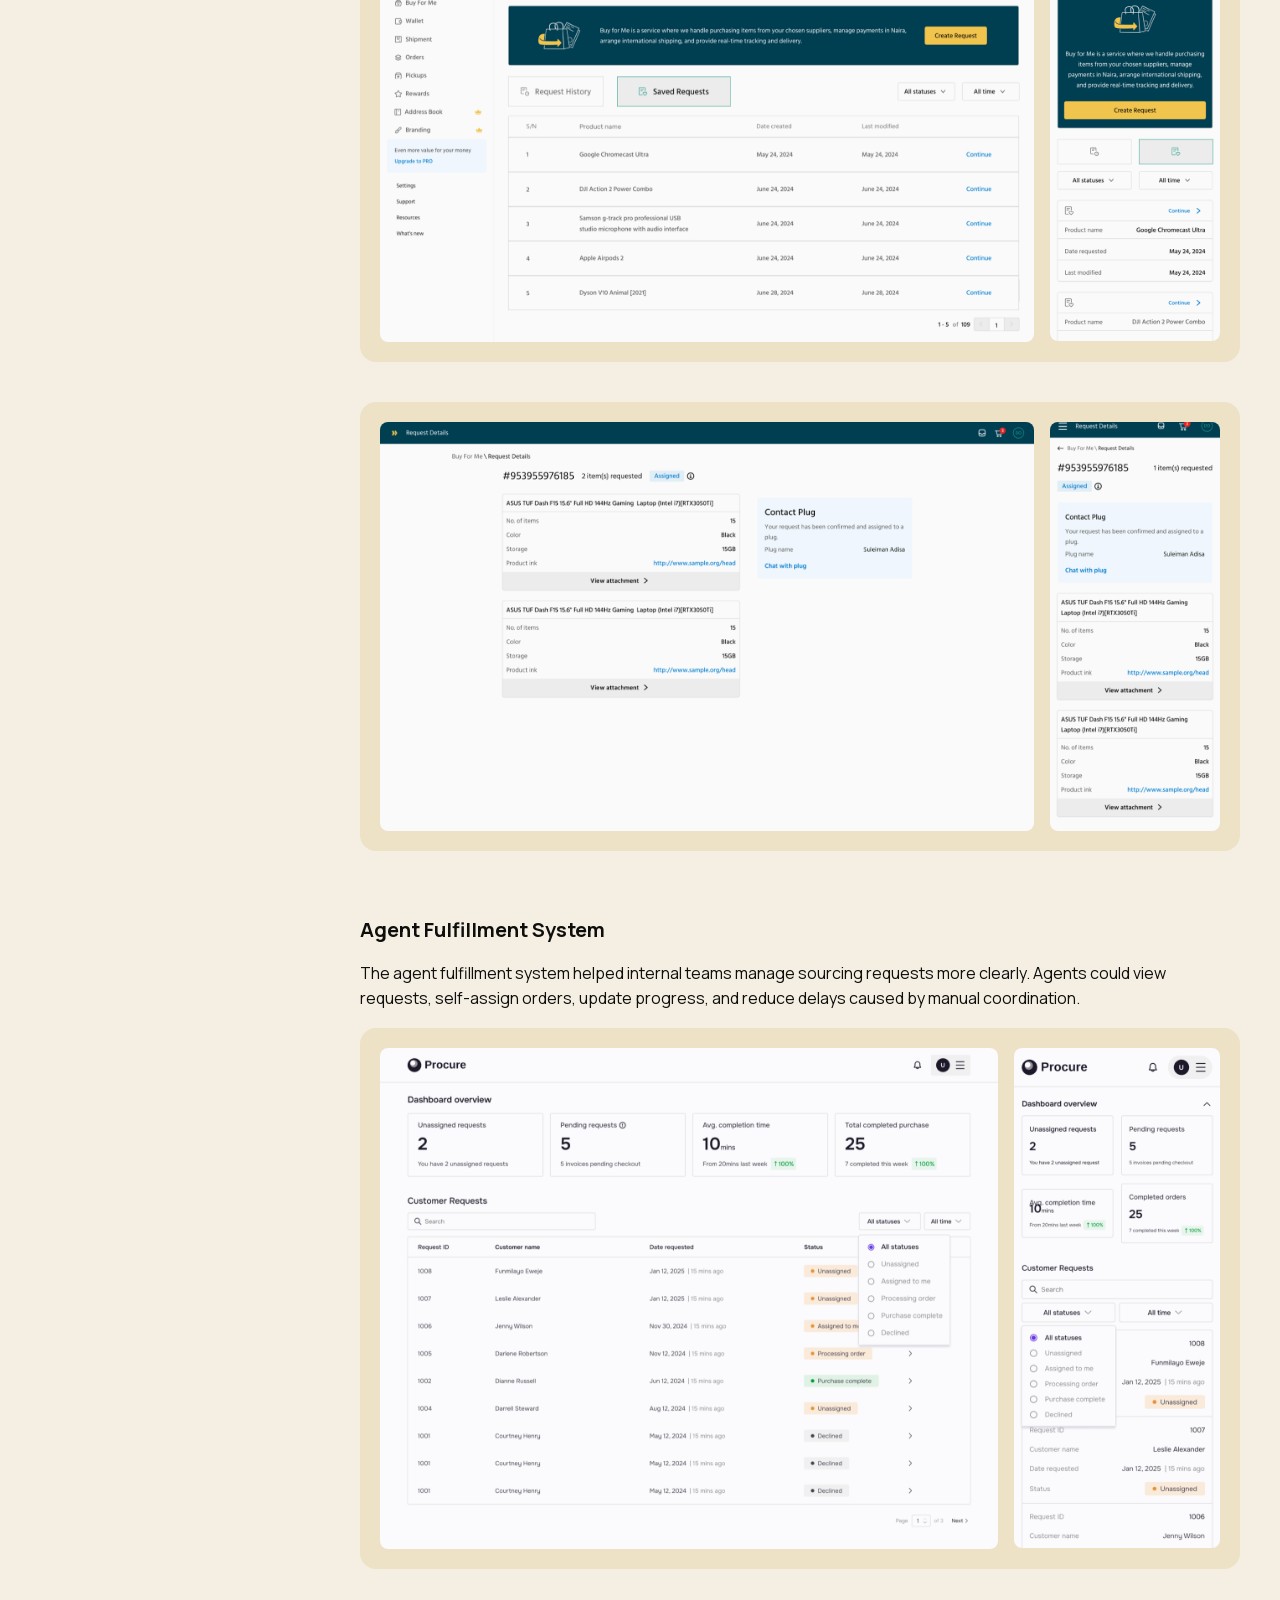
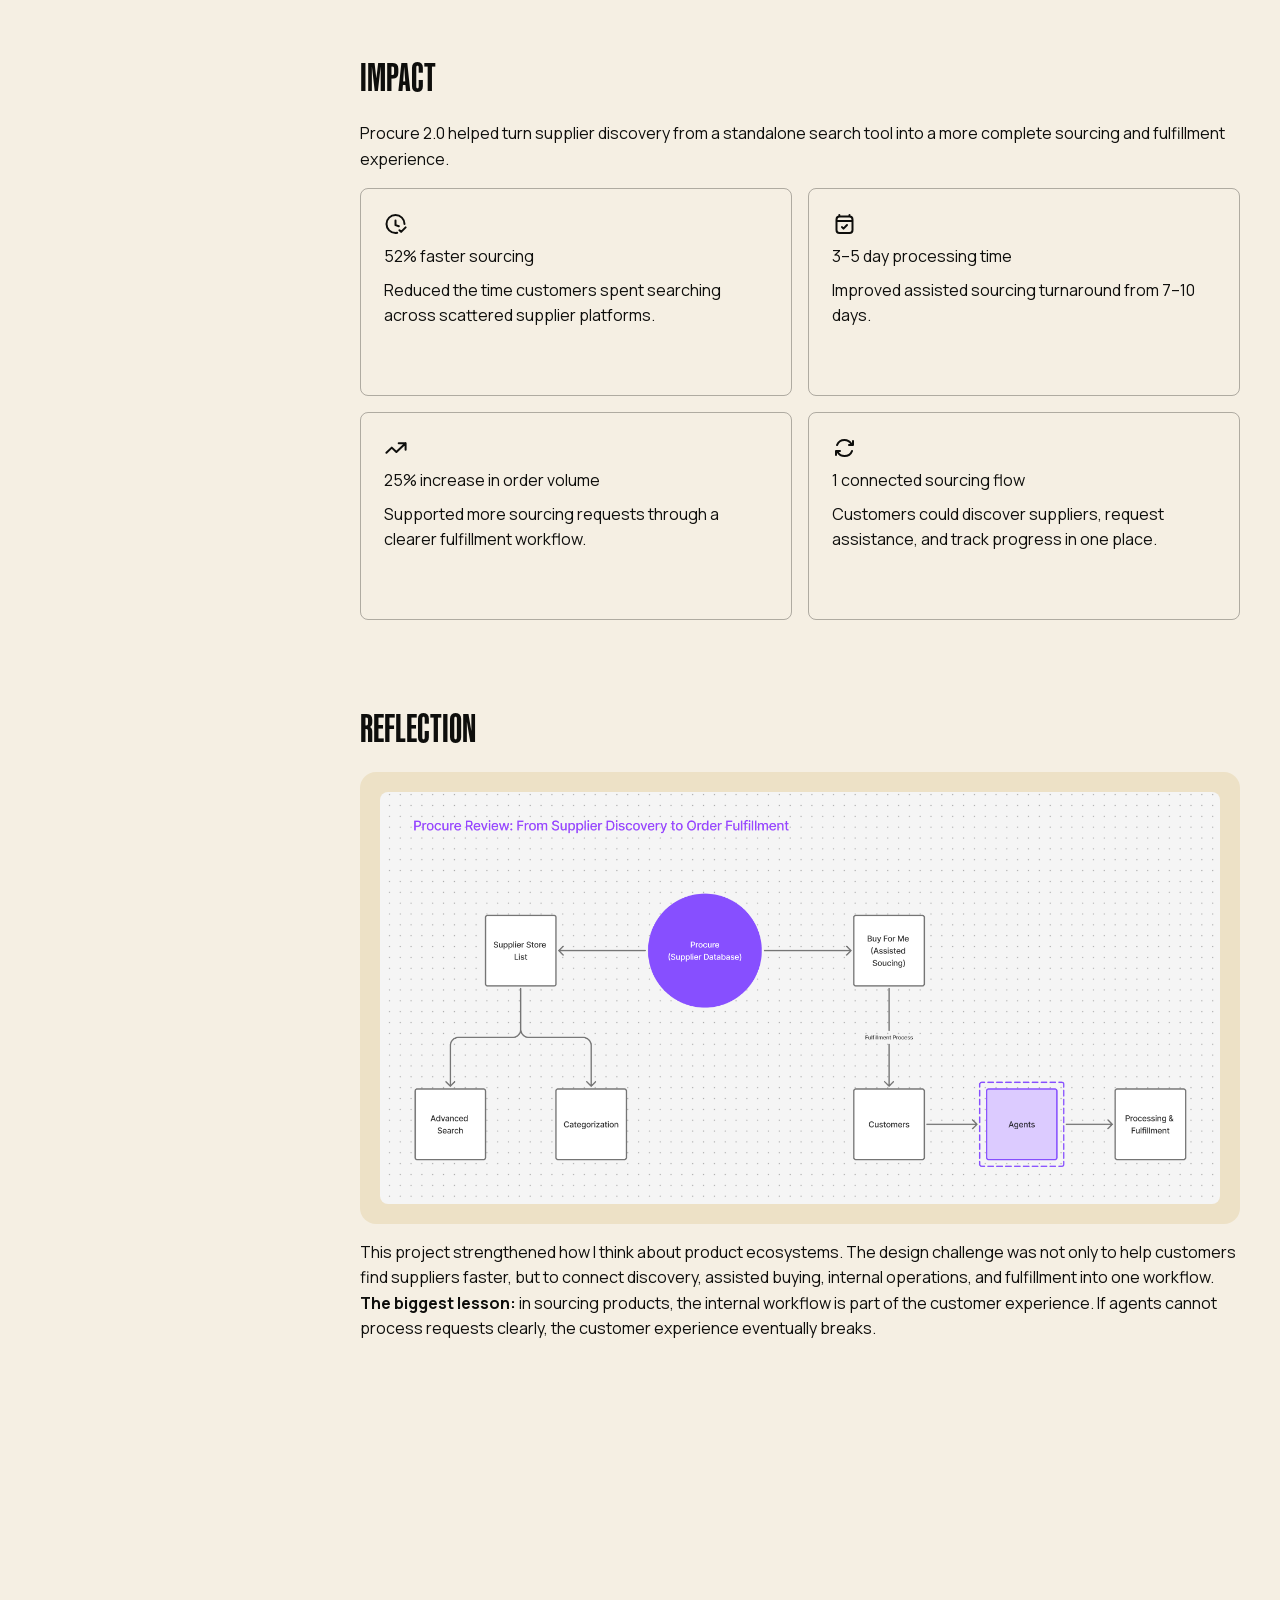
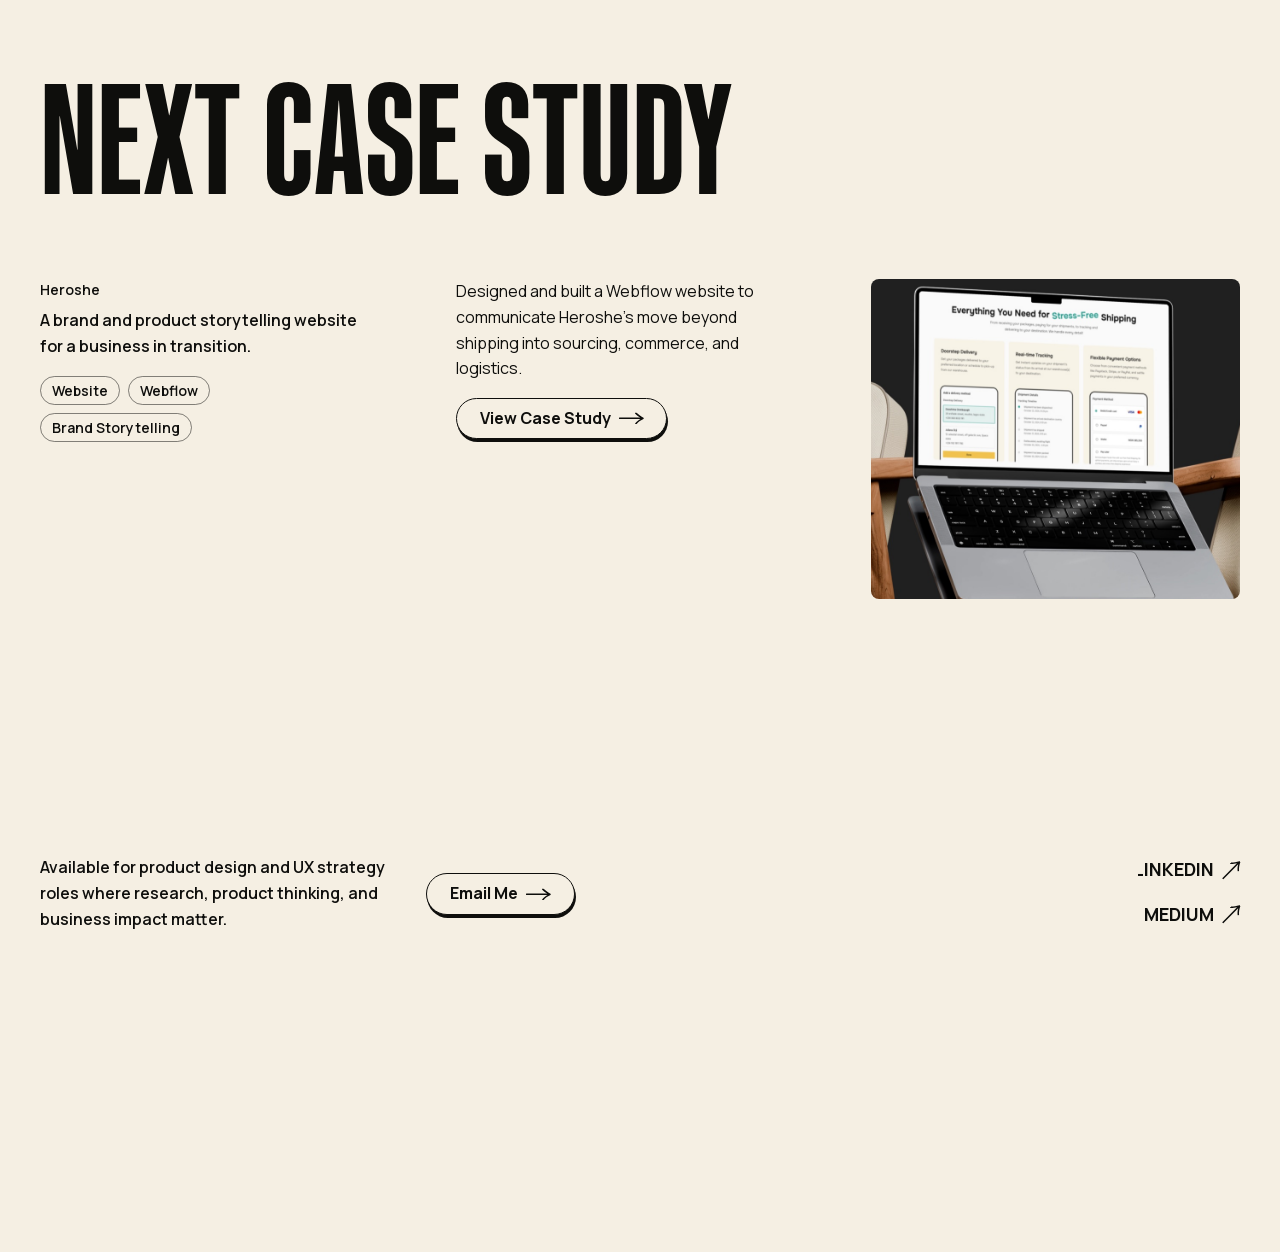
<file: procure.html>
<!doctype html>
<html lang="en">
<head>
<meta charset="utf-8">
<meta name="viewport" content="width=device-width, initial-scale=1">
<title>Procure: From Supplier Discovery to Integrated Sourcing — Martha Adeleke</title>
<link rel="preload" href="assets/fonts/manrope-latin.woff2" as="font" type="font/woff2" crossorigin>
<link rel="stylesheet" href="assets/styles.css">
<script>document.documentElement.classList.add("js");</script>
</head>
<body>
  <header class="navbar">
    <a class="nav-brand" href="index.html">Martha Adeleke</a>
    <button class="nav-toggle" type="button" aria-expanded="false"
            aria-controls="nav-panel" aria-label="Open menu">
      <span class="nav-toggle__box" aria-hidden="true">
        <span class="nav-toggle__bar"></span>
        <span class="nav-toggle__bar"></span>
      </span>
    </button>
    <div class="nav-panel" id="nav-panel">
      <nav class="nav-menu">
        <a class="nav-link" href="index.html#work" aria-current="page">Work</a>
        <a class="nav-link" href="about.html">About</a>
        <a class="nav-link" href="index.html#field-notes">Field Notes</a>
        <a class="nav-link" href="about.html#resume">Resume</a>
      </nav>
      <a class="btn nav-cta" href="mailto:marthaadeleke@gmail.com">
        <span class="btn__label" aria-live="polite">Email Me</span>
        <span class="btn__icon"><img loading="lazy" decoding="async" src="assets/arrow-union.svg" alt="" width="12" height="25"></span>
      </a>
    </div>
  </header>

  <main class="case">
    <nav class="case-toc" aria-label="Sections">
      <a href="#overview">Overview</a>
      <a href="#context">Context</a>
      <a href="#challenge">Challenge</a>
      <a href="#the-shift">The Shift</a>
      <a href="#my-role">Role</a>
      <a href="#decisions">Decisions</a>
      <a href="#solution">Solution</a>
      <a href="#impact">Impact</a>
      <a href="#reflection">Reflection</a>
    </nav>

    <div class="case-body">
      <section class="case-section case-intro" id="overview">
        <div class="case-intro__head">
          <h1 class="case-title">Procure: From Supplier Discovery to Integrated Sourcing</h1>
          <p class="case-intro__text">Heroshe was expanding beyond shipping into sourcing and procurement. I worked on the evolution of Procure from a standalone supplier database into an integrated experience where customers could discover suppliers, request assisted buying, and track fulfillment in one place.</p>
        </div>

        <div class="case-intro__media">
          <figure class="case-plate" data-reveal="rise">
            <span class="case-screen"><img src="assets/procure-overview.jpg" alt="The Procure supplier search landing screen"></span>
          </figure>

          <dl class="case-meta">
            <div class="case-meta__group">
              <dt>Role</dt>
              <dd>Product Designer</dd>
            </div>
            <div class="case-meta__group">
              <dt>Timeline</dt>
              <dd>2024</dd>
            </div>
            <div class="case-meta__group">
              <dt>Team</dt>
              <dd>
                <span class="case-meta__list">
                  <span>Martha Adeleke</span>
                  <span>Deborah Ologundudu</span>
                  <span>Peace Adejoh</span>
                </span>
              </dd>
            </div>
            <div class="case-meta__group">
              <dt>Platform</dt>
              <dd>Web App</dd>
            </div>
            <div class="case-meta__group">
              <dt>Skills</dt>
              <dd>
                <span class="case-meta__list">
                  <span>UX Strategy</span>
                  <span>Dashboard Design</span>
                  <span>Responsive Design</span>
                </span>
              </dd>
            </div>
          </dl>
        </div>
      </section>

      <section class="case-section" id="context">
        <h2 class="case-h2">Context</h2>
        <div class="case-prose">
          <p>Heroshe originally helped customers ship items internationally, but many customers needed support earlier in the buying journey. Before they could ship, they had to find reliable suppliers, compare options, verify credibility, and complete purchase requests.</p>
          <p>This process was often fragmented and manual. Customers searched across scattered platforms and still depended heavily on internal support to make decisions or complete purchases. For the team, this created delays, repeated follow-ups, and operational pressure.</p>
          <p>Procure 1.0 was introduced as a standalone supplier database to reduce this friction. It allowed businesses to search for suppliers by industry, location, and product type, helping them find relevant options faster and with less uncertainty.</p>
        </div>
      </section>

      <section class="case-section" id="challenge">
        <h2 class="case-h2">The Challenge</h2>
        <div class="case-stack">
          <p class="case-lead">Procure 1.0 improved supplier discovery, but it also revealed a larger product opportunity. Users were not only trying to find suppliers; they needed confidence, support, and a way to complete sourcing requests without moving between disconnected tools.</p>

          <figure class="case-plate" data-reveal="rise">
            <span class="case-screen case-screen--journey"><img loading="lazy" decoding="async" src="assets/procure-journey.png" alt="User journey map for the supplier database app"></span>
          </figure>

          <div class="case-points">
            <p><b>Customer Friction:</b> users had to move between supplier discovery, assisted sourcing, and shipping.</p>
            <p><b>Operational Friction:</b> assisted sourcing depended heavily on manual internal coordination.</p>
            <p><b>Business Opportunity:</b> agent-assisted sourcing could create a new revenue stream through commission-based fulfillment.</p>
          </div>
        </div>
      </section>

      <section class="case-section" id="the-shift">
        <h2 class="case-h2">The Shift</h2>
        <p class="case-lead">From a standalone supplier database to a connected sourcing and fulfillment workflow.</p>

        <div class="case-table">
          <div class="case-table__col">
            <div class="case-table__head">Procure 1.0</div>
            <div class="case-table__cell">Standalone supplier database</div>
            <div class="case-table__cell">Supplier search and quote request</div>
            <div class="case-table__cell">Manual assisted sourcing</div>
            <div class="case-table__cell">Users moved between platforms</div>
            <div class="case-table__cell">Focused on discovery</div>
          </div>
          <div class="case-table__col">
            <div class="case-table__head">Procure 2.0</div>
            <div class="case-table__cell">Integrated sourcing feature inside existing ecosystem</div>
            <div class="case-table__cell">Store List + Buy for Me + fulfillment tracking</div>
            <div class="case-table__cell">Structured agent fulfillment workflow</div>
            <div class="case-table__cell">Users could discover, request, track, and fulfill in one place</div>
            <div class="case-table__cell">Expanded into sourcing and fulfillment</div>
          </div>
        </div>
      </section>

      <section class="case-section" id="my-role">
        <h2 class="case-h2">My Role</h2>
        <p class="case-lead">I worked as part of the design team, translating the product direction into customer-facing and internal workflows across Store List, Buy for Me, and Agent Fulfillment.</p>

        <div class="case-cards" data-stagger>
          <div class="case-card" data-reveal="rise">
            <p class="case-card__title">Mapped product flows</p>
            <p>Defined how customers would move from supplier discovery to assisted sourcing and fulfillment.</p>
          </div>
          <div class="case-card" data-reveal="rise">
            <p class="case-card__title">Designed key interfaces</p>
            <p>Created screens for supplier browsing, request submission, request tracking, and internal fulfillment management.</p>
          </div>
          <div class="case-card" data-reveal="rise">
            <p class="case-card__title">Collaborated cross-functionally</p>
            <p>Worked with product, design, engineering, operations, and leadership to align the experience with business and operational needs.</p>
          </div>
        </div>
      </section>

      <section class="case-section" id="decisions">
        <h2 class="case-h2">Discovery and product decisions</h2>
        <div class="case-stack">
          <p class="case-lead">Through user feedback, internal analysis, and product workshops, we identified that the product needed to support two types of users: customers who wanted to search independently and customers who needed hands-on sourcing support.</p>

          <div class="case-decisions">
            <div class="case-decision">
              <p class="case-decision__title">Decision 1: Integrate supplier discovery into the existing Heroshe ecosystem</p>
              <p>This reduced platform switching and allowed sourcing and shipping to sit within one journey.</p>
            </div>
            <div class="case-decision">
              <p class="case-decision__title">Decision 2: Separate self-serve discovery from assisted sourcing</p>
              <p>Not every user needed an agent, so Store List served users who wanted to browse while Buy for Me supported users who needed help purchasing.</p>
            </div>
            <div class="case-decision">
              <p class="case-decision__title">Decision 3: Design the internal agent workflow, not just the customer-facing flow</p>
              <p>The customer experience depended on how quickly agents could receive, assign, process, and update sourcing requests.</p>
            </div>
          </div>
        </div>
      </section>

      <section class="case-section" id="solution">
        <h2 class="case-h2">Solution</h2>

        <div class="case-solutions">
          <div class="case-solution">
            <p class="case-solution__title">Store List</p>
            <p class="case-solution__text">Store List brought supplier discovery into the Heroshe platform. Users could search, compare, and review suppliers without treating sourcing as a separate activity from shipping.</p>
            <figure class="case-plate" data-reveal="rise">
              <div class="case-screens case-screens--storelist">
                <span><img loading="lazy" decoding="async" src="assets/procure-storelist-web.png" alt="Store List supplier browsing on desktop"></span>
                <span><img loading="lazy" decoding="async" src="assets/procure-storelist-mobile.png" alt="Store List on mobile"></span>
              </div>
            </figure>
          </div>

          <div class="case-solution">
            <p class="case-solution__title">Buy for Me</p>
            <p class="case-solution__text">Buy for Me supported users who wanted hands-on sourcing help. Instead of sending scattered requests through informal channels, customers could submit product details, view their requests, and track progress from one place.</p>
            <div class="case-solution__stack">
              <figure class="case-plate" data-reveal="rise">
                <div class="case-screens case-screens--buyforme">
                  <span><img loading="lazy" decoding="async" src="assets/procure-buyforme-1-web.png" alt="Buy for Me request list on desktop"></span>
                  <span><img loading="lazy" decoding="async" src="assets/procure-buyforme-1-mobile.png" alt="Buy for Me request list on mobile"></span>
                </div>
              </figure>
              <figure class="case-plate" data-reveal="rise">
                <div class="case-screens case-screens--buyforme case-screens--buyforme2">
                  <span><img loading="lazy" decoding="async" src="assets/procure-buyforme-2-web.png" alt="A Buy for Me request detail on desktop"></span>
                  <span><img loading="lazy" decoding="async" src="assets/procure-buyforme-2-mobile.png" alt="A Buy for Me request detail on mobile"></span>
                </div>
              </figure>
            </div>
          </div>

          <div class="case-solution">
            <p class="case-solution__title">Agent Fulfillment System</p>
            <p class="case-solution__text">The agent fulfillment system helped internal teams manage sourcing requests more clearly. Agents could view requests, self-assign orders, update progress, and reduce delays caused by manual coordination.</p>
            <figure class="case-plate" data-reveal="rise">
              <div class="case-screens case-screens--agent">
                <span><img loading="lazy" decoding="async" src="assets/procure-agent-web.png" alt="Agent fulfillment dashboard on desktop"></span>
                <span><img loading="lazy" decoding="async" src="assets/procure-agent-mobile.png" alt="Agent fulfillment on mobile"></span>
              </div>
            </figure>
          </div>
        </div>
      </section>

      <section class="case-section" id="impact">
        <h2 class="case-h2">Impact</h2>
        <p class="case-lead case-lead--tight">Procure 2.0 helped turn supplier discovery from a standalone search tool into a more complete sourcing and fulfillment experience.</p>

        <div class="case-impact" data-stagger>
          <div class="case-impact__card" data-reveal="rise">
            <span class="case-impact__icon"><img loading="lazy" decoding="async" src="assets/icon-clock-check.svg" alt="" width="24" height="24"></span>
            <p class="case-impact__figure">52% faster sourcing</p>
            <p>Reduced the time customers spent searching across scattered supplier platforms.</p>
          </div>
          <div class="case-impact__card" data-reveal="rise">
            <span class="case-impact__icon"><img loading="lazy" decoding="async" src="assets/icon-calendar-check.svg" alt="" width="24" height="24"></span>
            <p class="case-impact__figure">3–5 day processing time</p>
            <p>Improved assisted sourcing turnaround from 7–10 days.</p>
          </div>
          <div class="case-impact__card" data-reveal="rise">
            <span class="case-impact__icon"><img loading="lazy" decoding="async" src="assets/icon-trend-up.svg" alt="" width="24" height="24"></span>
            <p class="case-impact__figure">25% increase in order volume</p>
            <p>Supported more sourcing requests through a clearer fulfillment workflow.</p>
          </div>
          <div class="case-impact__card" data-reveal="rise">
            <span class="case-impact__icon"><img loading="lazy" decoding="async" src="assets/icon-arrow-refresh.svg" alt="" width="24" height="24"></span>
            <p class="case-impact__figure">1 connected sourcing flow</p>
            <p>Customers could discover suppliers, request assistance, and track progress in one place.</p>
          </div>
        </div>
      </section>

      <section class="case-section" id="reflection">
        <h2 class="case-h2">Reflection</h2>
        <figure class="case-plate" data-reveal="rise">
          <span class="case-screen"><img loading="lazy" decoding="async" src="assets/procure-review.png" alt="Procure review diagram: from supplier discovery to order fulfillment"></span>
        </figure>
        <div class="case-reflection">
          <p>This project strengthened how I think about product ecosystems. The design challenge was not only to help customers find suppliers faster, but to connect discovery, assisted buying, internal operations, and fulfillment into one workflow.</p>
          <p><b>The biggest lesson:</b> in sourcing products, the internal workflow is part of the customer experience. If agents cannot process requests clearly, the customer experience eventually breaks.</p>
        </div>
      </section>
    </div>
  </main>

  <section class="next-case">
    <h2 class="next-case__title"><span data-reveal="mask">NEXT CASE STUDY</span></h2>

    <article class="work work--next" data-reveal="rise">
      <div class="work__col">
        <p class="work__client">Heroshe</p>
        <p class="work__name">A brand and product storytelling website for a business in transition.</p>
        <div class="work__tags">
          <span class="tag">Website</span>
          <span class="tag">Webflow</span>
          <span class="tag">Brand Storytelling</span>
        </div>
      </div>
      <div class="work__body">
        <p>Designed and built a Webflow website to communicate Heroshe’s move beyond shipping into sourcing, commerce, and logistics.</p>
        <a class="btn btn--case" href="heroshe-website.html">
          View Case Study
          <span class="btn__icon"><img loading="lazy" decoding="async" src="assets/arrow-union.svg" alt="" width="12" height="25"></span>
        </a>
      </div>
      <figure class="work__media work__media--website">
        <img loading="lazy" decoding="async" src="assets/work-heroshe-website.jpg" alt="Heroshe marketing website on a laptop">
      </figure>
    </article>
  </section>

  <footer class="footer">
    <div class="footer__row">
      <div class="footer__main">
        <div class="footer__cta" data-reveal="rise">
          <p class="footer__blurb">Available for product design and UX strategy roles where research, product thinking, and business impact matter.</p>
          <a class="btn" href="mailto:marthaadeleke@gmail.com">
            <span class="btn__label" aria-live="polite">Email Me</span>
            <span class="btn__icon"><img loading="lazy" decoding="async" src="assets/arrow-union.svg" alt="" width="12" height="25"></span>
          </a>
        </div>
        <div class="footer__wordmark" data-stagger><span data-reveal="mask">MARTHA</span><span data-reveal="mask">ADELEKE</span></div>
      </div>

      <nav class="footer__links" data-reveal="rise">
        <a href="https://www.linkedin.com/in/martha-adeleke/" target="_blank" rel="noopener noreferrer">LINKEDIN<span class="link-arrow"><img loading="lazy" decoding="async" src="assets/arrow-union.svg" alt="" width="12" height="25"></span></a>
        <a href="https://medium.com/@marthaadeleke" target="_blank" rel="noopener noreferrer">MEDIUM<span class="link-arrow"><img loading="lazy" decoding="async" src="assets/arrow-union.svg" alt="" width="12" height="25"></span></a>
      </nav>
    </div>
  </footer>

<script src="assets/site.js" defer></script>
</body>
</html>
</file>
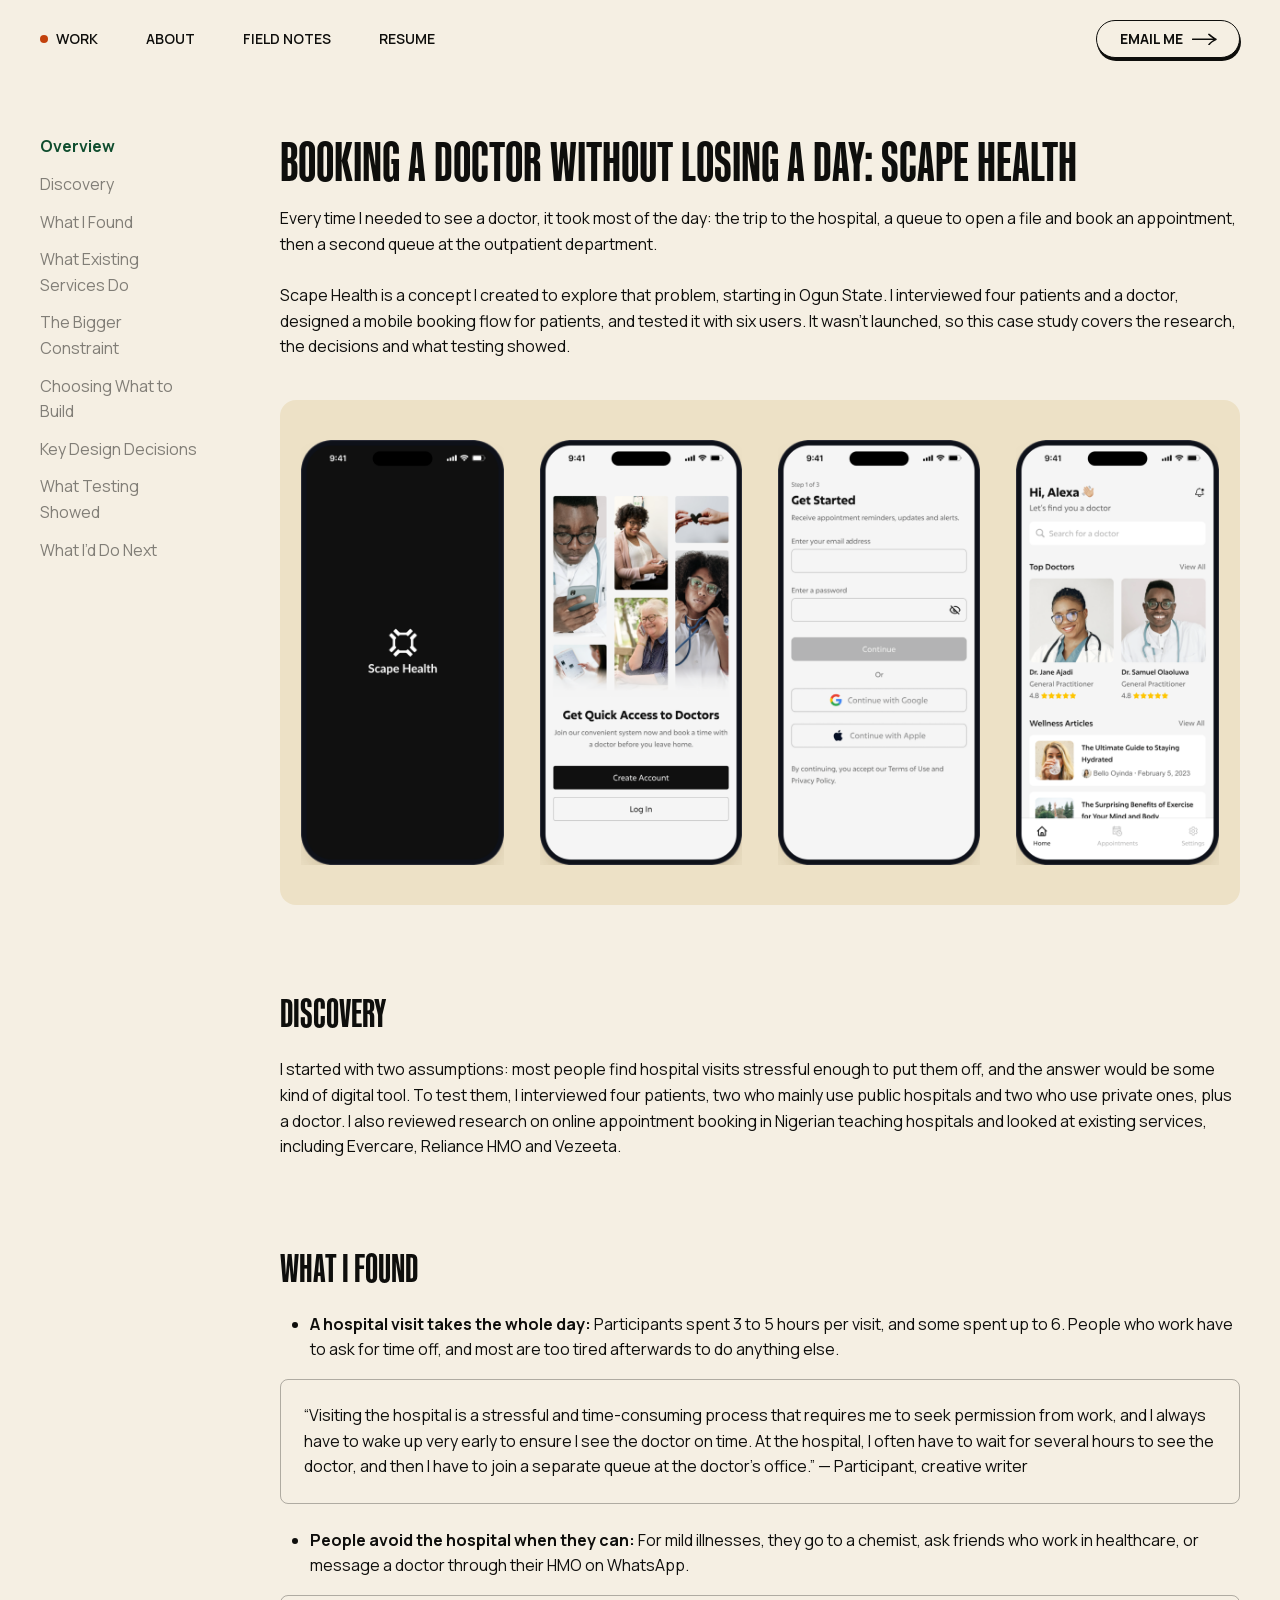
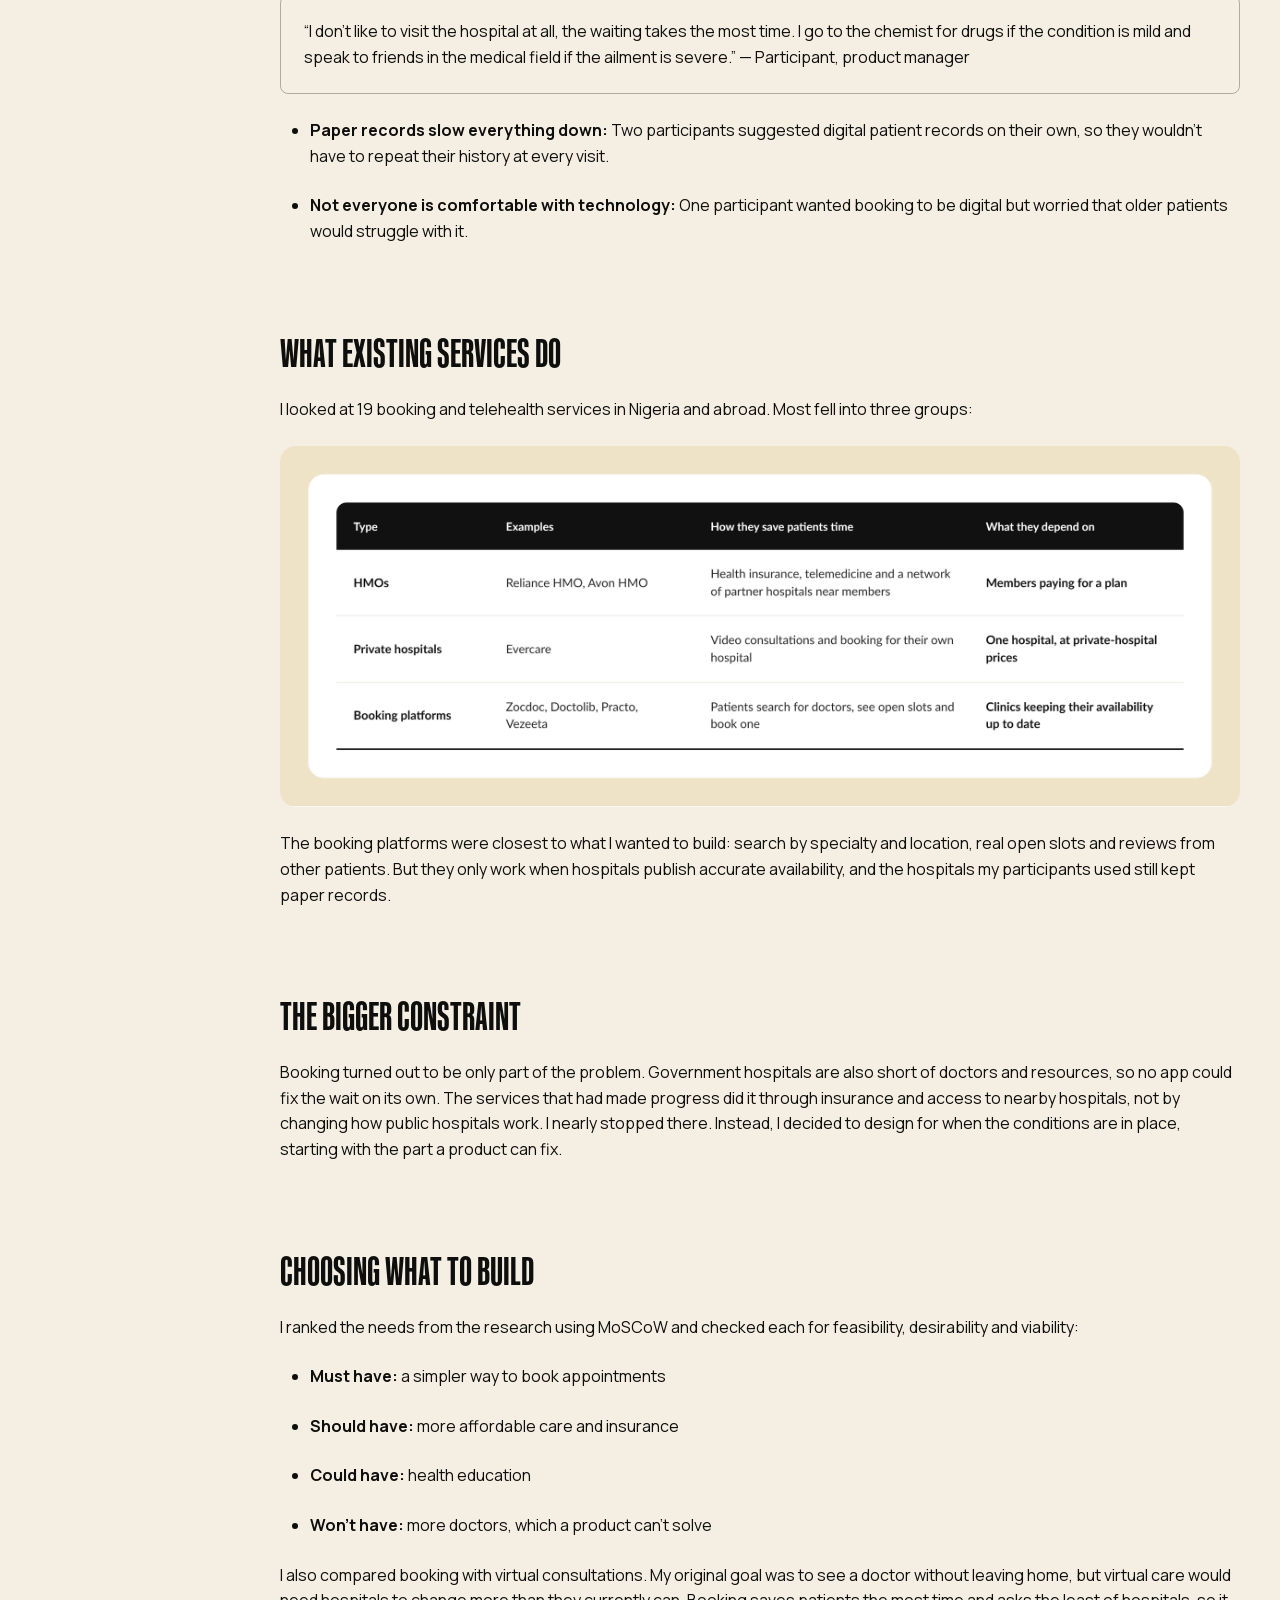
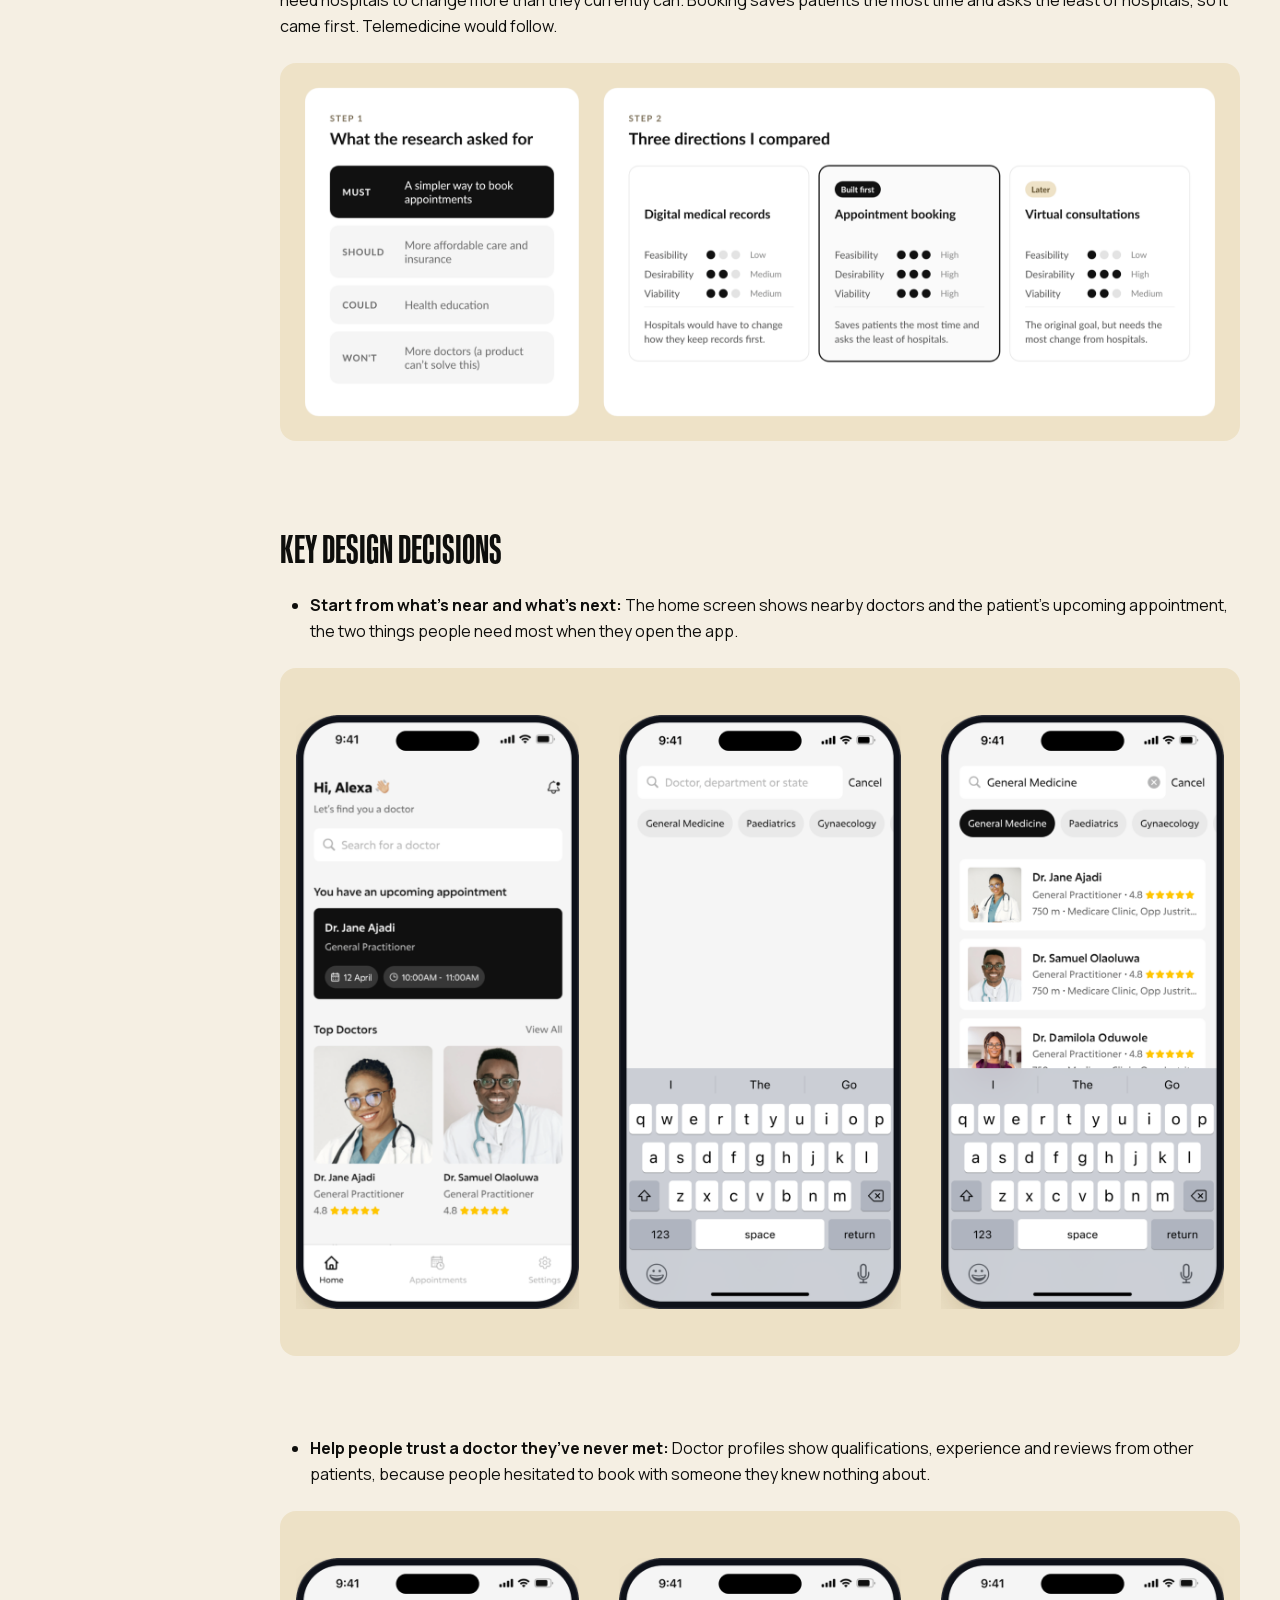
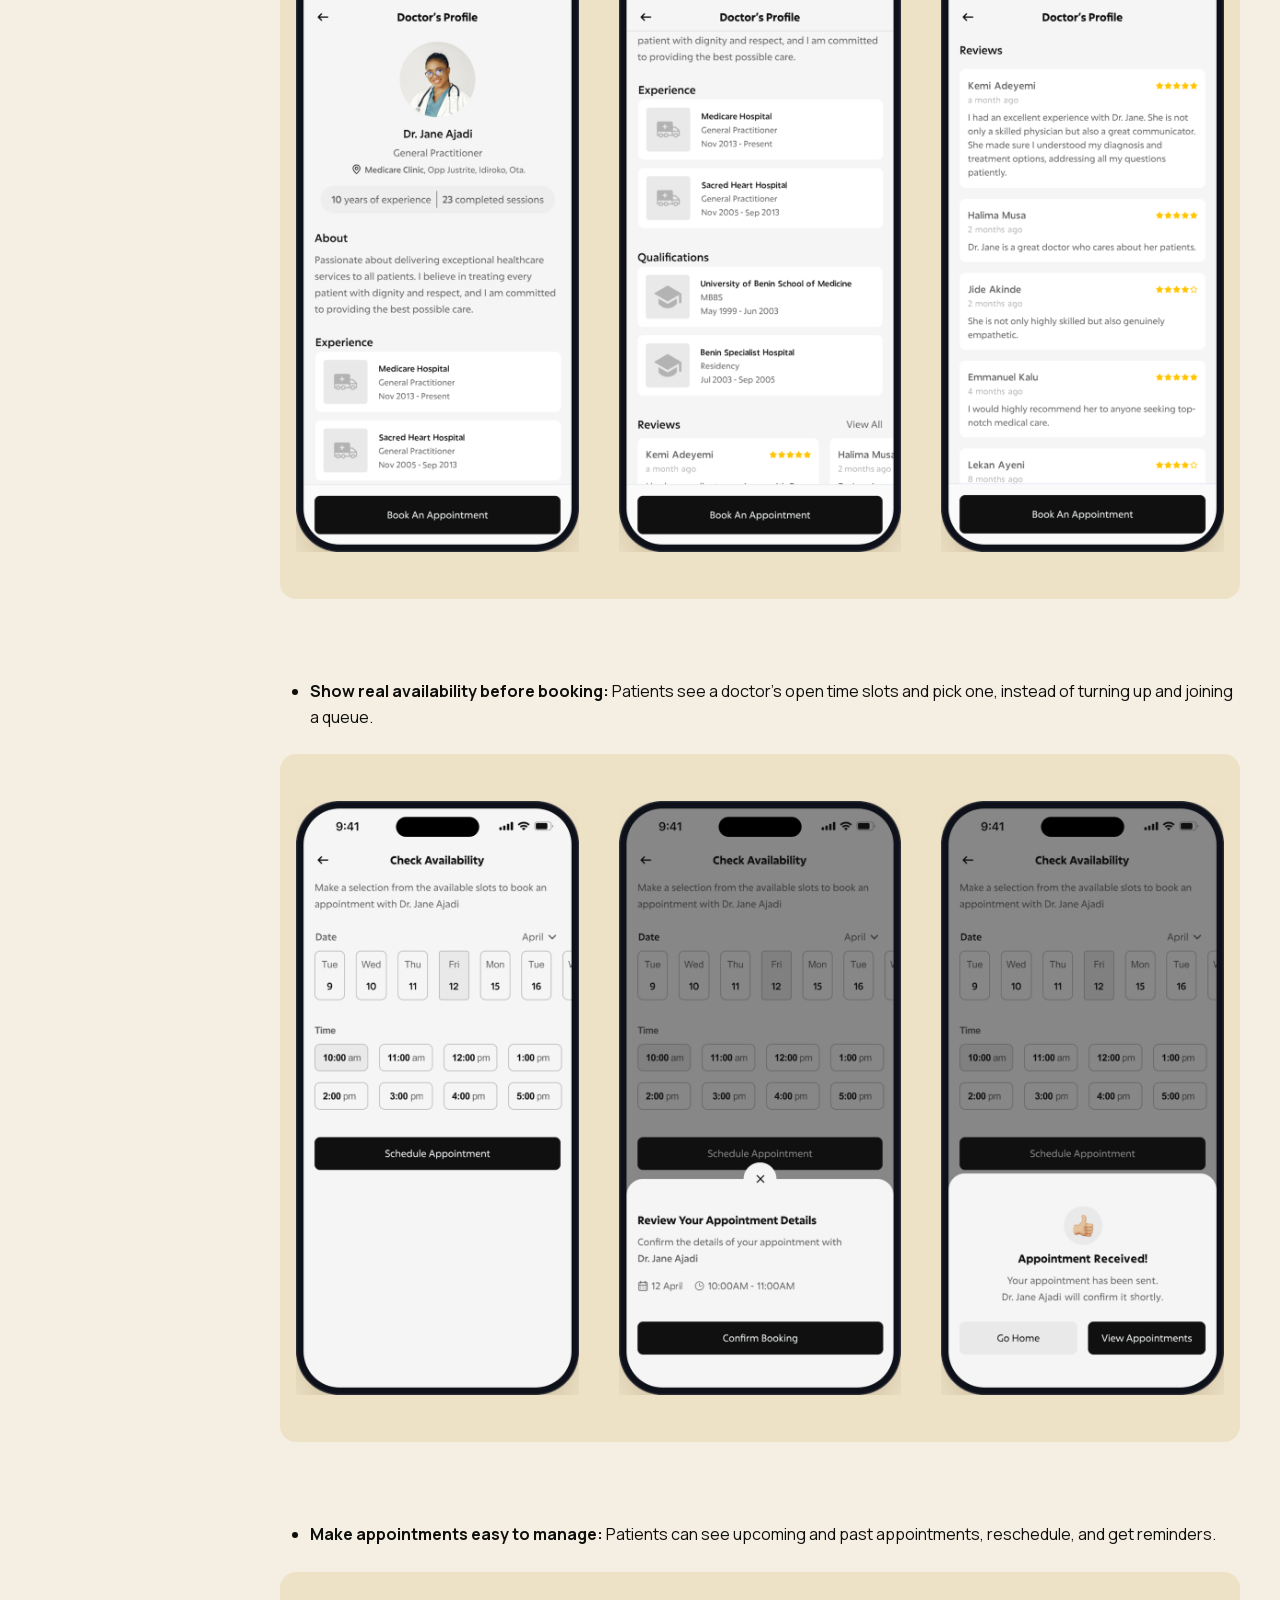
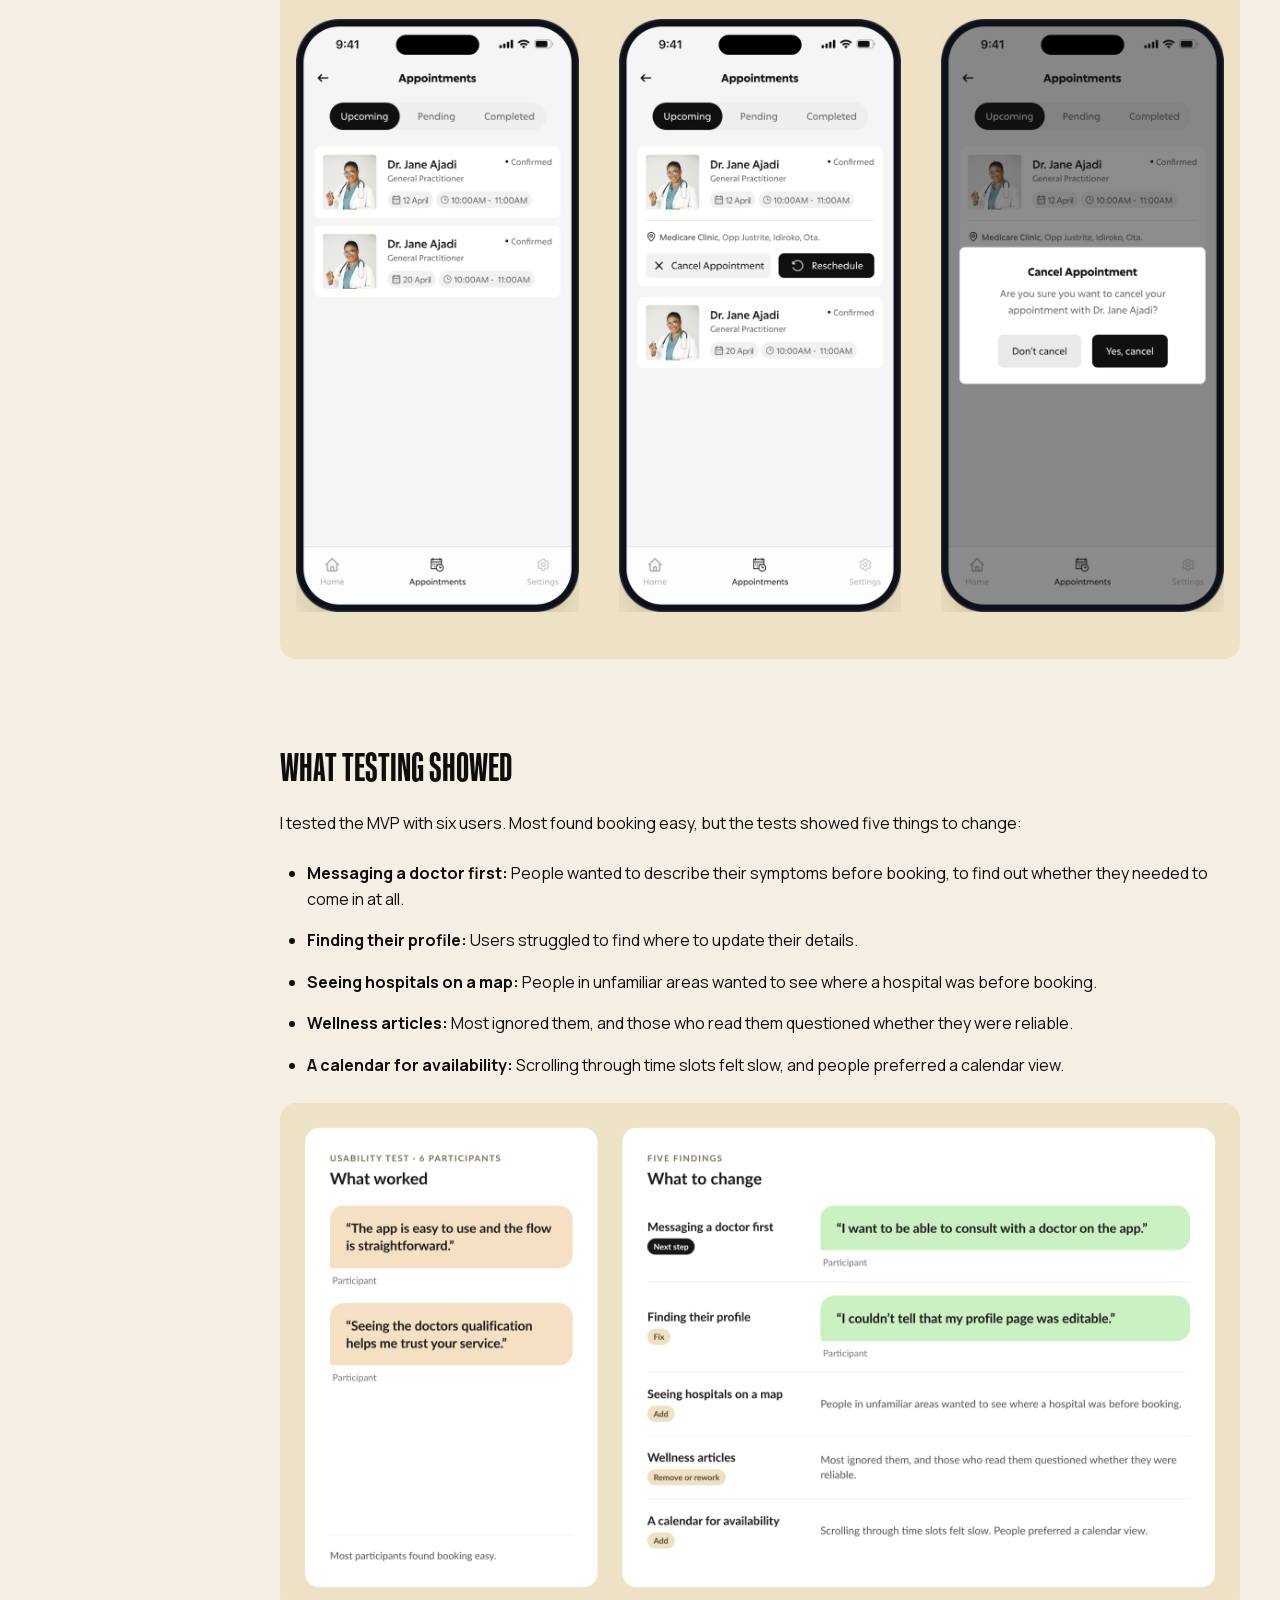
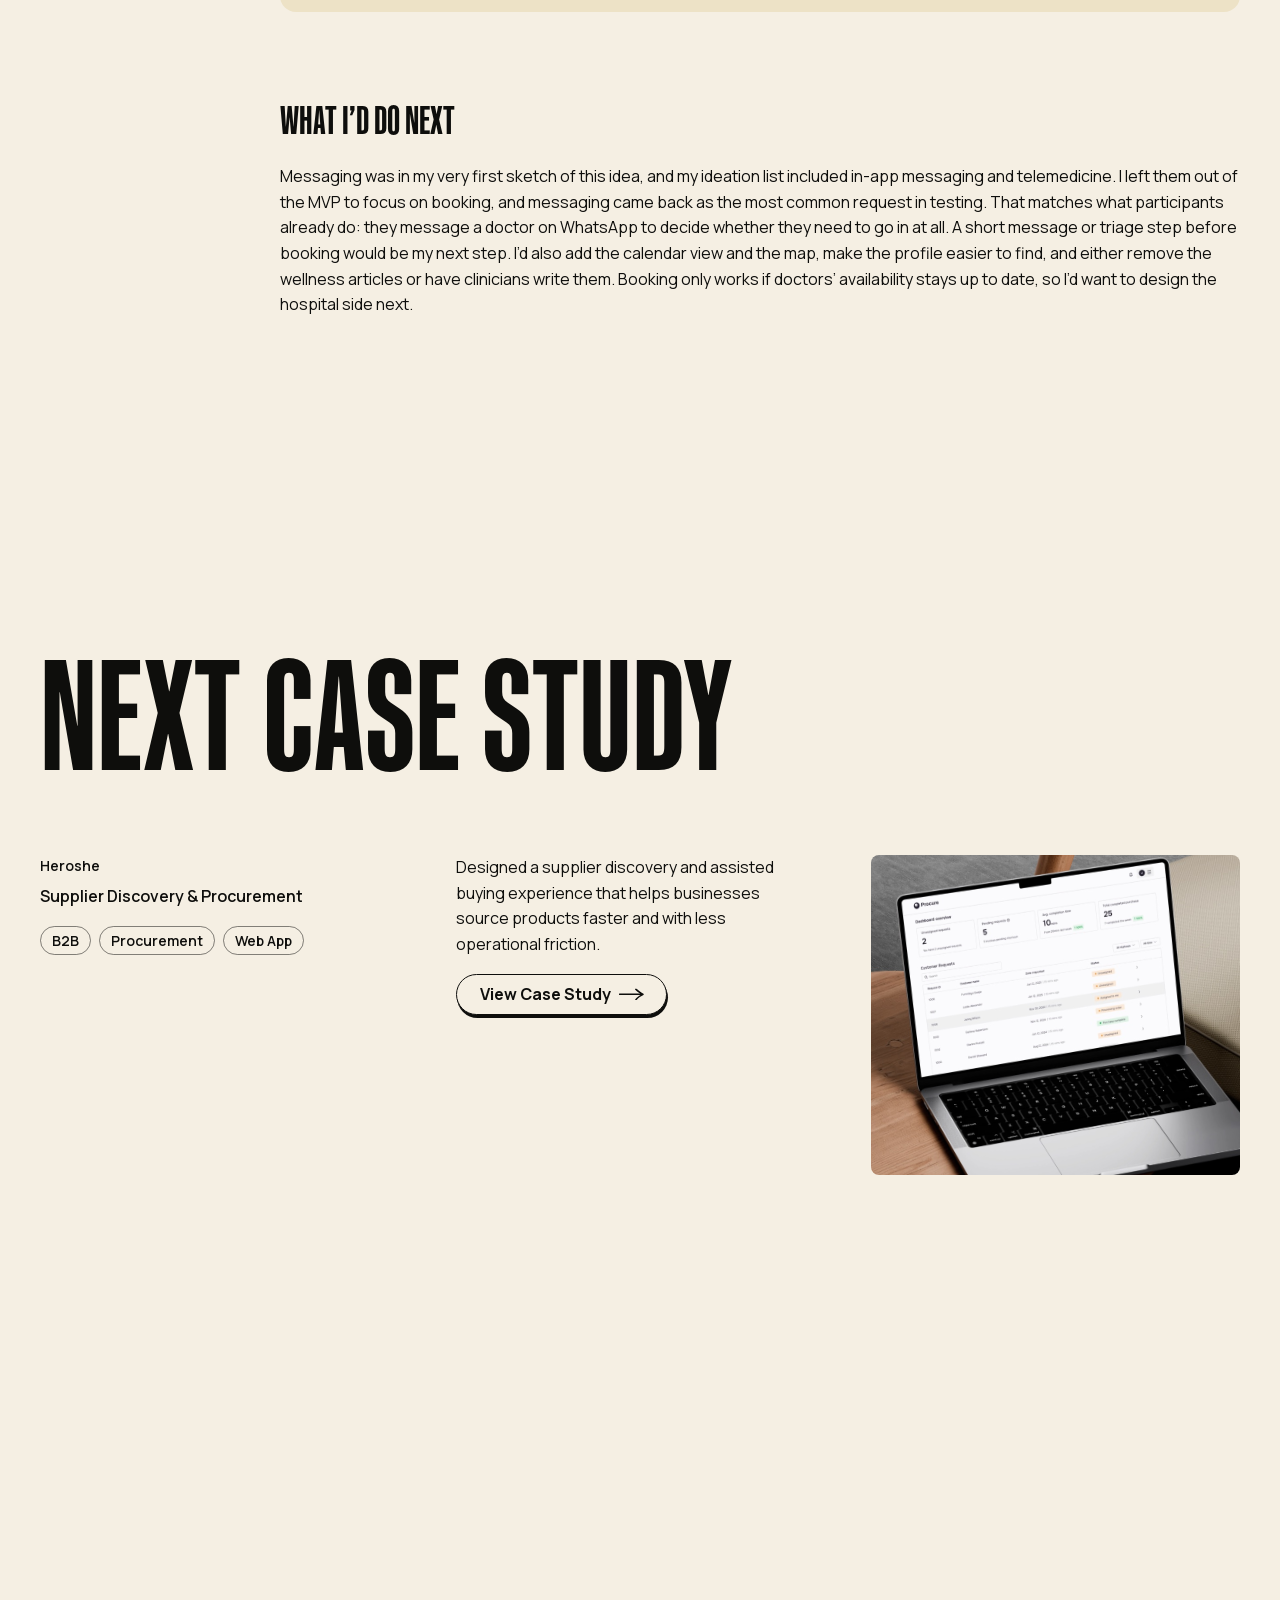
<file: scape-health.html>
<!doctype html>
<html lang="en">
<head>
<meta charset="utf-8">
<meta name="viewport" content="width=device-width, initial-scale=1">
<title>Booking a Doctor Without Losing a Day: Scape Health — Martha Adeleke</title>
<link rel="preload" href="assets/fonts/manrope-latin.woff2" as="font" type="font/woff2" crossorigin>
<link rel="stylesheet" href="assets/styles.css">
<script>document.documentElement.classList.add("js");</script>
</head>
<body>
  <header class="navbar">
    <a class="nav-brand" href="index.html">Martha Adeleke</a>
    <button class="nav-toggle" type="button" aria-expanded="false"
            aria-controls="nav-panel" aria-label="Open menu">
      <span class="nav-toggle__box" aria-hidden="true">
        <span class="nav-toggle__bar"></span>
        <span class="nav-toggle__bar"></span>
      </span>
    </button>
    <div class="nav-panel" id="nav-panel">
      <nav class="nav-menu">
        <a class="nav-link" href="index.html#work" aria-current="page">Work</a>
        <a class="nav-link" href="about.html">About</a>
        <a class="nav-link" href="index.html#field-notes">Field Notes</a>
        <a class="nav-link" href="about.html#resume">Resume</a>
      </nav>
      <a class="btn nav-cta" href="mailto:marthaadeleke@gmail.com">
        <span class="btn__label" aria-live="polite">Email Me</span>
        <span class="btn__icon"><img loading="lazy" decoding="async" src="assets/arrow-union.svg" alt="" width="12" height="25"></span>
      </a>
    </div>
  </header>

  <main class="case">
    <nav class="case-toc case-toc--narrow" aria-label="Sections">
      <a href="#overview">Overview</a>
      <a href="#discovery">Discovery</a>
      <a href="#findings">What I Found</a>
      <a href="#services">What Existing Services Do</a>
      <a href="#constraint">The Bigger Constraint</a>
      <a href="#choosing">Choosing What to Build</a>
      <a href="#decisions">Key Design Decisions</a>
      <a href="#testing">What Testing Showed</a>
      <a href="#next-steps">What I’d Do Next</a>
    </nav>

    <div class="case-body">
      <section class="case-section case-intro" id="overview">
        <div class="case-head">
          <h1 class="case-title">Booking a Doctor Without Losing a Day: Scape Health</h1>
          <div class="case-prose case-prose--16 case-prose--spaced">
            <p>Every time I needed to see a doctor, it took most of the day: the trip to the hospital, a queue to open a file and book an appointment, then a second queue at the outpatient department.</p>
            <p>Scape Health is a concept I created to explore that problem, starting in Ogun State. I interviewed four patients and a doctor, designed a mobile booking flow for patients, and tested it with six users. It wasn’t launched, so this case study covers the research, the decisions and what testing showed.</p>
          </div>
        </div>

        <figure class="case-plate case-plate--row" data-reveal="rise">
          <div class="case-phones case-phones--quad">
            <img src="assets/sh-hero-1.png" alt="Scape Health splash screen">
            <img loading="lazy" decoding="async" src="assets/sh-hero-2.png" alt="Onboarding screen introducing quick access to doctors">
            <img loading="lazy" decoding="async" src="assets/sh-hero-3.png" alt="Account sign-up screen">
            <img loading="lazy" decoding="async" src="assets/sh-hero-4.png" alt="Home screen listing top doctors and wellness articles">
          </div>
        </figure>
      </section>

      <section class="case-section" id="discovery">
        <h2 class="case-h2">Discovery</h2>
        <div class="case-prose case-prose--16">
          <p>I started with two assumptions: most people find hospital visits stressful enough to put them off, and the answer would be some kind of digital tool. To test them, I interviewed four patients, two who mainly use public hospitals and two who use private ones, plus a doctor. I also reviewed research on online appointment booking in Nigerian teaching hospitals and looked at existing services, including Evercare, Reliance HMO and Vezeeta.</p>
        </div>
      </section>

      <section class="case-section" id="findings">
        <h2 class="case-h2">What I found</h2>
        <div class="case-stack">
          <div class="case-finding">
            <ul class="case-points-list">
              <li><b>A hospital visit takes the whole day:</b> Participants spent 3 to 5 hours per visit, and some spent up to 6. People who work have to ask for time off, and most are too tired afterwards to do anything else.</li>
            </ul>
            <blockquote class="case-card">
              <p>“Visiting the hospital is a stressful and time-consuming process that requires me to seek permission from work, and I always have to wake up very early to ensure I see the doctor on time. At the hospital, I often have to wait for several hours to see the doctor, and then I have to join a separate queue at the doctor’s office.” — Participant, creative writer</p>
            </blockquote>
          </div>

          <div class="case-finding">
            <ul class="case-points-list">
              <li><b>People avoid the hospital when they can:</b> For mild illnesses, they go to a chemist, ask friends who work in healthcare, or message a doctor through their HMO on WhatsApp.</li>
            </ul>
            <blockquote class="case-card">
              <p>“I don’t like to visit the hospital at all, the waiting takes the most time. I go to the chemist for drugs if the condition is mild and speak to friends in the medical field if the ailment is severe.” — Participant, product manager</p>
            </blockquote>
          </div>

          <ul class="case-points-list">
            <li><b>Paper records slow everything down:</b> Two participants suggested digital patient records on their own, so they wouldn’t have to repeat their history at every visit.</li>
            <li><b>Not everyone is comfortable with technology:</b> One participant wanted booking to be digital but worried that older patients would struggle with it.</li>
          </ul>
        </div>
      </section>

      <section class="case-section" id="services">
        <h2 class="case-h2">What existing services do</h2>
        <div class="case-stack">
          <div class="case-prose">
            <p>I looked at 19 booking and telehealth services in Nigeria and abroad. Most fell into three groups:</p>
          </div>
          <figure class="case-figure" data-reveal="rise">
            <img loading="lazy" decoding="async" src="assets/sh-services.png" alt="Comparison of HMOs, private hospitals and booking platforms: their examples, how they save patients time, and what each depends on">
          </figure>
          <div class="case-prose">
            <p>The booking platforms were closest to what I wanted to build: search by specialty and location, real open slots and reviews from other patients. But they only work when hospitals publish accurate availability, and the hospitals my participants used still kept paper records.</p>
          </div>
        </div>
      </section>

      <section class="case-section" id="constraint">
        <h2 class="case-h2">The bigger constraint</h2>
        <div class="case-prose case-prose--lg">
          <p>Booking turned out to be only part of the problem. Government hospitals are also short of doctors and resources, so no app could fix the wait on its own. The services that had made progress did it through insurance and access to nearby hospitals, not by changing how public hospitals work. I nearly stopped there. Instead, I decided to design for when the conditions are in place, starting with the part a product can fix.</p>
        </div>
      </section>

      <section class="case-section" id="choosing">
        <h2 class="case-h2">Choosing what to build</h2>
        <div class="case-stack">
          <div class="case-prose case-prose--lg">
            <p>I ranked the needs from the research using MoSCoW and checked each for feasibility, desirability and viability:</p>
          </div>
          <ul class="case-points-list">
            <li><b>Must have:</b> a simpler way to book appointments</li>
            <li><b>Should have:</b> more affordable care and insurance</li>
            <li><b>Could have:</b> health education</li>
            <li><b>Won’t have:</b> more doctors, which a product can’t solve</li>
          </ul>
          <div class="case-prose case-prose--lg">
            <p>I also compared booking with virtual consultations. My original goal was to see a doctor without leaving home, but virtual care would need hospitals to change more than they currently can. Booking saves patients the most time and asks the least of hospitals, so it came first. Telemedicine would follow.</p>
          </div>
          <figure class="case-figure" data-reveal="rise">
            <img loading="lazy" decoding="async" src="assets/sh-priority.png" alt="Prioritisation board: the MoSCoW ranking beside three directions compared on feasibility, desirability and viability, with appointment booking built first">
          </figure>
        </div>
      </section>

      <section class="case-section" id="decisions">
        <h2 class="case-h2">Key design decisions</h2>
        <div class="case-decisions case-decisions--spaced">
          <div class="case-stack">
            <ul class="case-points-list">
              <li><b>Start from what’s near and what’s next:</b> The home screen shows nearby doctors and the patient’s upcoming appointment, the two things people need most when they open the app.</li>
            </ul>
            <figure class="case-plate case-plate--phones" data-reveal="rise">
              <div class="case-phones case-phones--tall">
                <img loading="lazy" decoding="async" src="assets/sh-home-1.png" alt="Home screen with the next appointment and nearby doctors">
                <img loading="lazy" decoding="async" src="assets/sh-home-2.png" alt="Searching for a doctor by name">
                <img loading="lazy" decoding="async" src="assets/sh-home-3.png" alt="Search results listing general practitioners">
              </div>
            </figure>
          </div>

          <div class="case-stack">
            <ul class="case-points-list">
              <li><b>Help people trust a doctor they’ve never met:</b> Doctor profiles show qualifications, experience and reviews from other patients, because people hesitated to book with someone they knew nothing about.</li>
            </ul>
            <figure class="case-plate case-plate--phones" data-reveal="rise">
              <div class="case-phones case-phones--tall">
                <img loading="lazy" decoding="async" src="assets/sh-trust-1.png" alt="Doctor profile with specialty and location">
                <img loading="lazy" decoding="async" src="assets/sh-trust-2.png" alt="Doctor profile showing experience and qualifications">
                <img loading="lazy" decoding="async" src="assets/sh-trust-3.png" alt="Reviews from other patients on a doctor’s profile">
              </div>
            </figure>
          </div>

          <div class="case-stack">
            <ul class="case-points-list">
              <li><b>Show real availability before booking:</b> Patients see a doctor’s open time slots and pick one, instead of turning up and joining a queue.</li>
            </ul>
            <figure class="case-plate case-plate--phones" data-reveal="rise">
              <div class="case-phones case-phones--tall">
                <img loading="lazy" decoding="async" src="assets/sh-slots-1.png" alt="Checking a doctor’s availability by date and time">
                <img loading="lazy" decoding="async" src="assets/sh-slots-2.png" alt="Reviewing the appointment details before confirming">
                <img loading="lazy" decoding="async" src="assets/sh-slots-3.png" alt="Appointment confirmation screen">
              </div>
            </figure>
          </div>

          <div class="case-stack">
            <ul class="case-points-list">
              <li><b>Make appointments easy to manage:</b> Patients can see upcoming and past appointments, reschedule, and get reminders.</li>
            </ul>
            <figure class="case-plate case-plate--phones" data-reveal="rise">
              <div class="case-phones case-phones--tall">
                <img loading="lazy" decoding="async" src="assets/sh-manage-1.png" alt="List of upcoming appointments">
                <img loading="lazy" decoding="async" src="assets/sh-manage-2.png" alt="Appointment options including reschedule">
                <img loading="lazy" decoding="async" src="assets/sh-manage-3.png" alt="Cancelling an appointment">
              </div>
            </figure>
          </div>
        </div>
      </section>

      <section class="case-section" id="testing">
        <h2 class="case-h2">What testing showed</h2>
        <div class="case-stack">
          <div class="case-prose case-prose--lg">
            <p>I tested the MVP with six users. Most found booking easy, but the tests showed five things to change:</p>
          </div>
          <ul class="case-points-list case-points-list--tight case-points-list--sm">
            <li><b>Messaging a doctor first:</b> People wanted to describe their symptoms before booking, to find out whether they needed to come in at all.</li>
            <li><b>Finding their profile:</b> Users struggled to find where to update their details.</li>
            <li><b>Seeing hospitals on a map:</b> People in unfamiliar areas wanted to see where a hospital was before booking.</li>
            <li><b>Wellness articles:</b> Most ignored them, and those who read them questioned whether they were reliable.</li>
            <li><b>A calendar for availability:</b> Scrolling through time slots felt slow, and people preferred a calendar view.</li>
          </ul>
          <figure class="case-figure" data-reveal="rise">
            <img loading="lazy" decoding="async" src="assets/sh-testing.jpg" alt="Usability test summary: what worked beside the five findings to change, each tagged next step, fix, add or remove">
          </figure>
        </div>
      </section>

      <section class="case-section" id="next-steps">
        <h2 class="case-h2">What I’d do next</h2>
        <div class="case-prose case-prose--lg">
          <p>Messaging was in my very first sketch of this idea, and my ideation list included in-app messaging and telemedicine. I left them out of the MVP to focus on booking, and messaging came back as the most common request in testing. That matches what participants already do: they message a doctor on WhatsApp to decide whether they need to go in at all. A short message or triage step before booking would be my next step. I’d also add the calendar view and the map, make the profile easier to find, and either remove the wellness articles or have clinicians write them. Booking only works if doctors’ availability stays up to date, so I’d want to design the hospital side next.</p>
        </div>
      </section>
    </div>
  </main>

  <section class="next-case">
    <h2 class="next-case__title"><span data-reveal="mask">NEXT CASE STUDY</span></h2>

    <article class="work work--next" data-reveal="rise">
      <div class="work__col">
        <p class="work__client">Heroshe</p>
        <p class="work__name">Supplier Discovery &amp; Procurement</p>
        <div class="work__tags">
          <span class="tag">B2B</span>
          <span class="tag">Procurement</span>
          <span class="tag">Web App</span>
        </div>
      </div>
      <div class="work__body">
        <p>Designed a supplier discovery and assisted buying experience that helps businesses source products faster and with less operational friction.</p>
        <a class="btn btn--case" href="procure.html">
          View Case Study
          <span class="btn__icon"><img loading="lazy" decoding="async" src="assets/arrow-union.svg" alt="" width="12" height="25"></span>
        </a>
      </div>
      <figure class="work__media work__media--procurement">
        <img loading="lazy" decoding="async" src="assets/work-heroshe-procurement.jpg" alt="Heroshe supplier discovery dashboard on a laptop">
      </figure>
    </article>
  </section>

  <footer class="footer">
    <div class="footer__row">
      <div class="footer__main">
        <div class="footer__cta" data-reveal="rise">
          <p class="footer__blurb">Available for product design and UX strategy roles where research, product thinking, and business impact matter.</p>
          <a class="btn" href="mailto:marthaadeleke@gmail.com">
            <span class="btn__label" aria-live="polite">Email Me</span>
            <span class="btn__icon"><img loading="lazy" decoding="async" src="assets/arrow-union.svg" alt="" width="12" height="25"></span>
          </a>
        </div>
        <div class="footer__wordmark" data-stagger><span data-reveal="mask">MARTHA</span><span data-reveal="mask">ADELEKE</span></div>
      </div>

      <nav class="footer__links" data-reveal="rise">
        <a href="https://www.linkedin.com/in/martha-adeleke/" target="_blank" rel="noopener noreferrer">LINKEDIN<span class="link-arrow"><img loading="lazy" decoding="async" src="assets/arrow-union.svg" alt="" width="12" height="25"></span></a>
        <a href="https://medium.com/@marthaadeleke" target="_blank" rel="noopener noreferrer">MEDIUM<span class="link-arrow"><img loading="lazy" decoding="async" src="assets/arrow-union.svg" alt="" width="12" height="25"></span></a>
      </nav>
    </div>
  </footer>

<script src="assets/site.js" defer></script>
</body>
</html>
</file>
<file: assets/styles.css>
/* Self-hosted so the pages need no third-party origin: fetching these from
     Google cost two extra DNS lookups, connections and TLS handshakes before
     any text could paint - seconds of it on a high-latency connection. One
     variable file carries every weight the site uses. */
  @font-face {
    font-family: "Manrope";
    src: url("fonts/manrope-latin.woff2") format("woff2");
    font-weight: 400 700;
    font-style: normal;
    font-display: swap;
  }

  @font-face {
    font-family: "Kaneda Gothic";
    src: url("fonts/kaneda-gothic-bold.otf") format("opentype");
    font-weight: 700;
    font-style: normal;
    font-display: swap;
  }

  :root {
    --paper: #f5efe3;
    --ink: #0e0e0c;
    --accent: #c2410c;
    --forest: #004f25;
    --rule: rgba(245, 239, 227, 0.5);
    --rule-soft: rgba(245, 239, 227, 0.2);
    --peach: #ebccb8;
    --sage: #c4cfbd;
    --rose: #e3c7c4;
    --sand: #ede1c6;
    --gutter: 40px;
    --body: "Manrope", "Helvetica Neue", Arial, sans-serif;
    --display: "Kaneda Gothic", "Anton", "Arial Narrow", sans-serif;
  }

  *, *::before, *::after { box-sizing: border-box; }

  html { -webkit-text-size-adjust: 100%; }

  body {
    margin: 0;
    background: var(--paper);
    color: var(--ink);
    font-family: var(--body);
    font-size: 16px;
    line-height: 1.6;
    letter-spacing: 0;
    -webkit-font-smoothing: antialiased;
    -moz-osx-font-smoothing: grayscale;
  }

  a { color: inherit; text-decoration: none; }
  /* blockquote joins the list for the participant quotes: its default 40px
     side margins pushed the card past the column on a phone. */
  p, h1, figure, dl, blockquote { margin: 0; }

  /* ---------- Navbar ---------- */

  .navbar {
    position: sticky;
    top: 0;
    z-index: 100;
    display: flex;
    align-items: center;
    justify-content: flex-end;
    gap: 24px;
    padding: 20px var(--gutter);
    background: var(--paper);
  }

  .nav-menu {
    display: flex;
    flex: 1 0 0;
    min-width: 0;
    align-items: center;
    gap: 48px;
  }

  /* The panel only exists for the mobile drop menu. On desktop it takes no part
     in layout, so its three children stay direct flex items of the navbar and
     the reference composition is untouched. */
  .nav-panel { display: contents; }

  /* Both of these belong to the mobile bar alone. */
  .nav-brand,
  .nav-toggle { display: none; }

  .nav-link {
    display: inline-flex;
    align-items: center;
    justify-content: center;
    font-size: 14px;
    font-weight: 600;
    letter-spacing: 0;
    text-transform: uppercase;
    white-space: nowrap;
    background-image: linear-gradient(currentColor, currentColor);
    background-repeat: no-repeat;
    background-position: 0 100%;
    background-size: 0 1px;
    transition: background-size 220ms cubic-bezier(0.22, 1, 0.36, 1);
  }
  .nav-link:hover { background-size: 100% 1px; }

  .nav-link[aria-current="page"] {
    display: inline-flex;
    align-items: center;
    gap: 8px;
  }
  .nav-link[aria-current="page"]::before {
    content: "";
    width: 8px;
    height: 8px;
    border-radius: 50%;
    background: var(--accent);
    flex-shrink: 0;
  }

  .nav-cta {
    font-size: 14px;
    letter-spacing: 0;
    text-transform: uppercase;
  }

  /* Figma strokes sit inside the frame bounds, so padding is the design value
     minus the 1px border to keep the outer box at 42px tall / text 24px inset. */
  .btn {
    display: inline-flex;
    align-items: center;
    justify-content: center;
    gap: 8px;
    padding: 7px 23px;
    background: var(--paper);
    color: var(--ink);
    border: 1px solid var(--ink);
    border-radius: 32px;
    box-shadow: 1px 3px 0 0 var(--ink);
    font-weight: 700;
    white-space: nowrap;
    transition: transform 160ms ease, box-shadow 160ms ease;
  }
  .btn:hover { transform: translate(1px, 3px); box-shadow: 0 0 0 0 var(--ink); }

  .btn--case { border-radius: 24px; }

  /* Once the label carries the address the arrow, which reads as "go", steps
     out of the way - and keeps the button from growing more than it must. */
  .btn.is-copied .btn__icon { display: none; }

  /* The copied label is far longer than "Email Me" and will not fit the pill on
     a narrow phone: at 320 it needs 276px of a 224px inner box, so the address
     would be cut off - the one thing this button exists to show. A point of type
     and tighter padding bring it back on one line, and wrapping is the backstop
     if the address is ever longer than this one. */
  @media (max-width: 400px) {
    .btn.is-copied {
      padding-left: 12px;
      padding-right: 12px;
      font-size: 14px;
      white-space: normal;
    }
  }

  .btn__icon {
    display: flex;
    align-items: center;
    justify-content: center;
    width: 24.545px;
    height: 12.274px;
    flex-shrink: 0;
  }
  .btn__icon img {
    display: block;
    width: 12.274px;
    height: 24.545px;
    transform: rotate(-90deg);
  }

  /* ---------- Hero ---------- */

  .hero {
    display: flex;
    flex-direction: column;
    align-items: center;
    justify-content: center;
    gap: 84px;
    padding: 8px var(--gutter) 160px;
    background: var(--paper);
  }

  .heading {
    display: flex;
    flex-direction: column;
    align-items: flex-start;
    width: 100%;
    /* Makes the content column itself the unit the wordmark is sized against,
       so it spans edge to edge without having to guess at the scrollbar. */
    container-type: inline-size;
  }

  .headline {
    display: flex;
    align-items: center;
    justify-content: center;
    gap: 36px;
    width: 100%;
    font-family: var(--display);
    font-weight: 700;
    font-style: normal;
    font-size: 308px;
    line-height: 0.88;
    letter-spacing: 0;
    white-space: nowrap;
    color: var(--ink);
  }
  .headline > span { flex-shrink: 0; }

  .tagline {
    display: flex;
    align-items: center;
    justify-content: center;
    width: 100%;
    padding: 0 8px;
  }
  .tagline p {
    font-weight: 500;
    text-transform: uppercase;
    white-space: nowrap;
  }

  .content {
    display: flex;
    align-items: center;
    justify-content: center;
    gap: 48px;
    width: 100%;
    max-width: 1238px;
  }

  .feature { display: flex; flex: 1 0 0; min-width: 0; }

  .feature--left {
    flex-direction: column;
    align-items: flex-start;
    gap: 16px;
  }

  .feature__label {
    display: flex;
    align-items: center;
    width: 100%;
  }
  .feature__label p { flex: 1 0 0; min-width: 0; font-weight: 600; }

  .stats {
    display: flex;
    flex-direction: column;
    align-items: flex-start;
    justify-content: center;
    gap: 8px;
    width: 100%;
  }
  .stats p { white-space: nowrap; }
  .stats b { font-weight: 700; }

  .feature--right { align-items: center; justify-content: flex-end; }
  .feature--right p { flex: 1 0 0; min-width: 0; font-weight: 400; }
  .feature--right strong { font-weight: 400; }

  .media {
    position: relative;
    flex: 0 1 352px;
    margin: 0;
    aspect-ratio: 352 / 232;
    border-radius: 12px;
    overflow: hidden;
    background: var(--paper);
  }
  /* Percentages mirror the Figma crop: 476x760 image centred at top -292 in a 352x232 frame. */
  .media img {
    position: absolute;
    left: 50%;
    top: -125.86207%;
    width: 135.22727%;
    height: 327.58621%;
    max-width: none;
    object-fit: cover;
    pointer-events: none;
    transform: translateX(-50%);
  }

  /* ---------- Selected Works ---------- */

  .works {
    display: flex;
    align-items: center;
    overflow: hidden;
    padding: 160px var(--gutter);
    background: var(--forest);
    color: var(--paper);
  }

  .works__inner {
    display: flex;
    flex: 1 0 0;
    min-width: 0;
    flex-direction: column;
    align-items: flex-start;
    gap: 64px;
  }

  .works__title {
    width: 100%;
    margin: 0;
    font-family: var(--display);
    font-weight: 700;
    font-size: 160px;
    line-height: 1;
    letter-spacing: 0;
    color: var(--paper);
  }

  .work-list {
    display: flex;
    flex-direction: column;
    align-items: flex-start;
    gap: 40px;
    width: 100%;
  }

  .work {
    display: flex;
    align-items: flex-start;
    justify-content: space-between;
    gap: 40px;
    width: 100%;
    padding-bottom: 40px;
    border-bottom: 0.5px solid var(--rule);
  }
  .work:last-child { padding-bottom: 0; border-bottom: 0; }

  .work__col {
    display: flex;
    flex-direction: column;
    align-items: flex-start;
    flex: 0 1 320px;
    min-width: 0;
  }

  .work__client {
    margin-bottom: 8px;
    font-size: 12px;
    font-weight: 600;
    line-height: 1.5;
    letter-spacing: 0;
  }

  .work__name {
    margin-bottom: 16px;
    font-size: 16px;
    font-weight: 600;
    line-height: 1.6;
    letter-spacing: 0;
  }

  .work__tags {
    display: flex;
    flex-wrap: wrap;
    align-items: flex-start;
    gap: 8px;
  }

  /* Same inside-stroke padding math as .btn: 12/4 design inset minus the 1px border. */
  .tag {
    display: inline-flex;
    align-items: center;
    justify-content: center;
    padding: 3px 11px;
    border: 1px solid var(--rule);
    border-radius: 16px;
    font-size: 12px;
    font-weight: 600;
    line-height: 1.5;
    letter-spacing: 0;
    white-space: nowrap;
  }

  .work__body {
    display: flex;
    flex-direction: column;
    align-items: flex-start;
    justify-content: center;
    flex: 0 1 320px;
    min-width: 0;
    gap: 16px;
  }
  .work__body p {
    font-weight: 400;
    line-height: 1.6;
    letter-spacing: 0;
  }

  .work__media {
    position: relative;
    flex: 0 1 415px;
    aspect-ratio: 415 / 360;
    border-radius: 8px;
    overflow: hidden;
    background: var(--paper);
  }
  /* Each mockup is placed by its Figma centre offset, expressed as a percentage of
     the 415x360 block so the crop survives any resize. */
  .work__media img {
    position: absolute;
    left: 50%;
    top: 50%;
    max-width: none;
    object-fit: cover;
    pointer-events: none;
    transform: translate(-50%, -50%) scale(var(--z, 1));
  }

  .work__media--procurement img {
    width: 155.3121%; height: 133.9797%;
    left: 52.26506%; top: 58.43333%;
    transform: translate(-50%, -50%) rotate(1deg) scale(var(--z, 1));
  }
  .work__media--website img {
    width: 169.39759%; height: 146.11111%;
    left: 53.45783%; top: 56.66667%;
  }
  /* This one's source is cropped to the window rather than scaled inside it:
     at 374% only 6% of its pixels were ever visible, and it was 1.8MB of the
     homepage's 2MB. The file now holds exactly what shows, so it fills. */
  .work__media--learnam img {
    width: 100%; height: 100%;
  }
  .work__media--pharma img {
    width: 204.57831%; height: 176.94444%;
    left: 50.08434%; top: 69.86111%;
  }
  .work__media--scape img {
    width: 192.04819%; height: 165.83333%;
    left: 52.01205%; top: 50.13889%;
  }

  /* ---------- Testimonials ---------- */

  .testimonials {
    display: flex;
    flex-direction: column;
    align-items: center;
    gap: 64px;
    overflow: hidden;
    padding: 160px var(--gutter);
    background: var(--paper);
  }

  .testimonials__title {
    width: 556px;
    max-width: 100%;
    margin: 0;
    font-family: var(--display);
    font-weight: 700;
    font-size: 160px;
    line-height: 1;
    letter-spacing: 0;
    text-align: center;
    color: var(--ink);
  }

  .quotes {
    display: flex;
    align-items: flex-start;
    width: 1248px;
    max-width: 100%;
  }

  /* Each 400x262 card is tilted 4deg, so its slot is the rotated bounding box:
     400*cos4 + 262*sin4 = 417.302 wide, 400*sin4 + 262*cos4 = 289.264 tall. */
  .quote-slot {
    display: flex;
    flex-shrink: 0;
    align-items: center;
    justify-content: center;
    width: 417.302px;
    height: 289.264px;
  }

  .quote {
    display: flex;
    flex-direction: column;
    align-items: flex-start;
    gap: 16px;
    width: 400px;
    height: 262px;
    margin: 0;
    padding: 32px 24px;
    border-radius: 8px;
    overflow: hidden;
    color: var(--ink);
  }
  .quote-slot:nth-child(1) .quote { background: var(--peach); transform: rotate(-4deg); }
  .quote-slot:nth-child(2) .quote { background: var(--sage);  transform: rotate(4deg); }
  .quote-slot:nth-child(3) .quote { background: var(--rose);  transform: rotate(-4deg); }

  .quote__author {
    display: flex;
    align-items: center;
    gap: 8px;
    flex-shrink: 0;
  }

  /* The avatar counter-rotates so it stays upright on the tilted card; its box is
     the counter-rotated bounding square, 48*(cos4+sin4) = 51.231. */
  .quote__avatar {
    display: flex;
    align-items: center;
    justify-content: center;
    flex-shrink: 0;
    width: 51.231px;
    height: 51.231px;
  }
  .quote-slot:nth-child(1) .avatar { transform: rotate(4deg); }
  .quote-slot:nth-child(2) .avatar { transform: rotate(-4deg); }
  .quote-slot:nth-child(3) .avatar { transform: rotate(4deg); }

  /* Layered avatar: each part is an exported SVG placed by its Figma inset
     percentages inside a shared 48px box. Figma clips the stack with a round
     blob (assets/avatar/bg.svg); a circle matches it to well under a pixel here
     and avoids mask-mode support gaps. */
  .avatar {
    position: relative;
    width: 48px;
    height: 48px;
    flex-shrink: 0;
    border-radius: 50%;
    overflow: hidden;
  }
  .avatar img {
    position: absolute;
    display: block;
    max-width: none;
  }

  .quote__meta {
    display: flex;
    flex-direction: column;
    align-items: flex-start;
    gap: 4px;
    min-width: 0;
  }

  .quote__name {
    font-family: var(--display);
    font-weight: 700;
    font-size: 18px;
    line-height: 1.5;
    letter-spacing: 0;
  }

  .quote__role {
    font-weight: 400;
    font-size: 14px;
    line-height: 1.5;
  }
  .quote__role--sm { font-size: 12px; }

  .quote p:last-child {
    font-weight: 400;
    font-size: 16px;
    line-height: 1.6;
  }

  /* ---------- Field Notes ---------- */

  .notes {
    display: flex;
    align-items: flex-start;
    overflow: hidden;
    gap: 160px;
    padding: 160px var(--gutter);
    background: var(--accent);
    color: var(--paper);
  }

  .notes__media {
    position: relative;
    flex: 0 1 380px;
    aspect-ratio: 380 / 420;
    border-radius: 8px;
    overflow: hidden;
    background: var(--paper);
  }
  /* Figma flips the photo vertically and rotates it 178deg — together a mirrored 2deg tilt. */
  .notes__media img {
    position: absolute;
    left: 59.61842%;
    top: 64.80476%;
    width: 324.53053%;
    height: 165.25071%;
    max-width: none;
    object-fit: cover;
    pointer-events: none;
    transform: translate(-50%, -50%) rotate(178deg) scaleY(-1) scale(var(--z, 1));
  }

  .notes__body {
    display: flex;
    flex: 1 0 0;
    min-width: 0;
    flex-direction: column;
    align-items: flex-start;
    gap: 64px;
  }

  .notes__heading { width: 100%; }

  .notes__title {
    margin: 0;
    font-family: var(--display);
    font-weight: 700;
    font-size: 160px;
    line-height: 1;
    letter-spacing: 0;
  }

  .notes__intro {
    font-size: 16px;
    font-weight: 400;
    line-height: 1.6;
  }

  .note-list {
    display: flex;
    flex-direction: column;
    align-items: flex-start;
    width: 100%;
  }

  /* The rule sits inside the frame in Figma, so the 24px pad is split 23 + 1. */
  .note {
    display: flex;
    flex-direction: column;
    align-items: flex-start;
    gap: 8px;
    width: 100%;
    padding: 24px 0 23px;
    border-bottom: 1px solid var(--rule);
  }
  .note:first-child { padding-top: 0; }

  .note__head {
    display: flex;
    align-items: center;
    gap: 16px;
    width: 100%;
  }

  .note__title {
    flex: 1 0 0;
    min-width: 0;
    font-size: 16px;
    font-weight: 700;
    line-height: 1.6;
    letter-spacing: 0;
  }
  .note:first-child .note__title { letter-spacing: 0; }

  .note__arrow {
    display: flex;
    align-items: center;
    justify-content: center;
    width: 62.627px;
    height: 30.636px;
    flex-shrink: 0;
    transition: transform 200ms cubic-bezier(0.22, 1, 0.36, 1);
  }
  .note__arrow img {
    display: block;
    width: 30.636px;
    height: 62.627px;
    transform: rotate(-90deg);
  }
  .note:hover .note__arrow { transform: translateX(8px); }

  /* ---------- Footer ---------- */

  .footer {
    display: flex;
    flex-direction: column;
    align-items: flex-start;
    overflow: hidden;
    padding: 96px var(--gutter) 40px;
    background: var(--paper);
  }

  .footer__row {
    display: flex;
    align-items: flex-start;
    gap: 172px;
    width: 100%;
  }

  .footer__main {
    display: flex;
    flex: 1 0 0;
    min-width: 0;
    flex-direction: column;
    align-items: flex-start;
    gap: 40px;
  }

  .footer__cta {
    display: flex;
    align-items: center;
    gap: 24px;
    max-width: 100%;
  }
  .footer__blurb {
    flex: 0 1 362px;
    font-size: 16px;
    font-weight: 600;
    line-height: 1.6;
  }

  .footer__wordmark {
    display: flex;
    align-items: center;
    gap: 40px;
    width: 100%;
    font-family: var(--display);
    font-weight: 700;
    font-size: 240px;
    line-height: 1;
    letter-spacing: 0;
    white-space: nowrap;
    color: var(--ink);
  }
  .footer__wordmark span { flex-shrink: 0; }

  .footer__links {
    display: flex;
    flex-direction: column;
    align-items: flex-end;
    flex-shrink: 0;
    gap: 16px;
    width: 91px;
    font-size: 18px;
    font-weight: 700;
    line-height: 1.6;
    text-align: right;
  }
  .footer__links a {
    display: inline-flex;
    align-items: center;
    gap: 8px;
    background-image: linear-gradient(currentColor, currentColor);
    background-repeat: no-repeat;
    background-position: 100% 100%;
    background-size: 0 1px;
    transition: background-size 220ms cubic-bezier(0.22, 1, 0.36, 1);
  }
  .footer__links a:hover { background-size: 100% 1px; }

  /* The site's own arrow, turned up-right beside a label that leaves the site.
     The source glyph points down, so the buttons' -90deg lays it flat and -135
     lifts it to the diagonal. The box is square because a rotated element keeps
     its pre-rotation footprint. */
  .link-arrow {
    display: inline-flex;
    align-items: center;
    justify-content: center;
    /* Square, because a rotated element keeps its pre-rotation footprint. */
    width: 18px;
    height: 18px;
    flex-shrink: 0;
  }
  .link-arrow img {
    display: block;
    /* The same glyph size the buttons use. Drawn smaller it reads thinner,
       since the arrow is a filled shape whose weight scales with it. */
    width: 12.274px;
    height: 24.545px;
    transform: rotate(-135deg);
    transition: transform 220ms cubic-bezier(0.22, 1, 0.36, 1);
  }
  /* A small nudge along its own diagonal on hover. */
  .footer__links a:hover .link-arrow img { transform: rotate(-135deg) translateY(-3px); }

  /* ---------- Motion ---------- */

  html { scroll-behavior: smooth; }
  section[id] { scroll-margin-top: 96px; }

  /* A hairline appears under the navbar once it lifts off the top of the page. */
  .navbar::after {
    content: "";
    position: absolute;
    left: 0;
    right: 0;
    bottom: 0;
    height: 1px;
    background: var(--ink);
    opacity: 0;
    transition: opacity 300ms ease;
  }
  .navbar.is-stuck::after { opacity: 0.14; }

  /* Case-study and article artwork eases in behind its frame on hover. The zoom
     rides a custom property so it composes with each crop's own transform. */
  .work__media img,
  .notes__media img { transition: transform 700ms cubic-bezier(0.22, 1, 0.36, 1); }
  .work:hover { --z: 1.045; }
  .notes__media:hover { --z: 1.045; }

  .work__media { transition: box-shadow 400ms ease; }
  .work:hover .work__media { box-shadow: 0 18px 40px -24px rgba(0, 0, 0, 0.55); }

  .note__title { transition: transform 350ms cubic-bezier(0.22, 1, 0.36, 1); }
  .note:hover .note__title { transform: translateX(6px); }

  /* Tilted cards lift and square up a touch under the cursor; the avatar keeps
     its counter-rotation so it stays upright throughout. */
  .quote { transition: transform 450ms cubic-bezier(0.22, 1, 0.36, 1),
                       box-shadow 450ms cubic-bezier(0.22, 1, 0.36, 1); }
  .quote-slot:hover { z-index: 2; }
  .quote-slot:hover .quote { box-shadow: 0 24px 50px -30px rgba(14, 14, 12, 0.55); }
  .quote-slot:nth-child(1):hover .quote { transform: rotate(-2.5deg) scale(1.035); }
  .quote-slot:nth-child(2):hover .quote { transform: rotate(2.5deg) scale(1.035); }
  .quote-slot:nth-child(3):hover .quote { transform: rotate(-2.5deg) scale(1.035); }
  .quote-slot { position: relative; }

  .works__title > span,
  .testimonials__title > span,
  .notes__title > span { display: block; }

  /* Hero wordmark: each letter rides up out of its own clip box, staggered
     across the word. overflow on an inline-block moves its baseline to the
     bottom edge, so vertical-align is pinned to keep the line where it was. */
  @media (prefers-reduced-motion: no-preference) {
    .js .headline .char {
      display: inline-block;
      overflow: clip;
      vertical-align: bottom;
    }
    .js .headline .char > i {
      display: inline-block;
      font-style: inherit;
      transform: translateY(115%);
      transition: transform 900ms cubic-bezier(0.22, 1, 0.36, 1) var(--cd, 0ms);
    }
    .js .headline.is-in .char > i { transform: translateY(0); }
  }

  /* Reveals only exist when scripting is on and the reader hasn't asked for less
     motion, so the resting layout is always the reference layout. */
  @media (prefers-reduced-motion: no-preference) {
    .js [data-reveal] {
      transition:
        opacity 700ms cubic-bezier(0.22, 1, 0.36, 1) var(--d, 0ms),
        transform 700ms cubic-bezier(0.22, 1, 0.36, 1) var(--d, 0ms),
        clip-path 900ms cubic-bezier(0.22, 1, 0.36, 1) var(--d, 0ms);
    }

    .js [data-reveal="rise"] {
      opacity: 0;
      transform: translateY(26px);
    }

    /* Display type wipes upward out of its own box. Negative insets at rest mean
       the finished state clips nothing. */
    .js [data-reveal="mask"] {
      clip-path: inset(-35% -12% 105% -12%);
      transform: translateY(0.1em);
    }

    .js [data-reveal].is-in {
      opacity: 1;
      transform: none;
      clip-path: inset(-35% -12% -35% -12%);
    }
  }

  /* ---------- About page ---------- */

  .about {
    display: flex;
    flex-direction: column;
    align-items: flex-start;
    gap: 80px;
    padding: 64px var(--gutter) 160px;
    background: var(--paper);
  }

  .about-hero {
    display: flex;
    flex-direction: column;
    align-items: flex-start;
    gap: 64px;
    width: 100%;
  }

  .about-hero__lead {
    /* The frame sets this at 1039 of its 1360 column, which in the browser wraps
       a word earlier than it does in Figma - leaving the first line 87px short
       and the block lopsided above a full-width photo. It spans the column
       instead, the same as the hero text on every other page. */
    width: 100%;
    font-size: 32px;
    font-weight: 600;
    line-height: 1.6;
  }

  .about-hero__media {
    position: relative;
    width: 100%;
    aspect-ratio: 1360 / 720;
    border-radius: 16px;
    overflow: hidden;
    background: var(--ink);
  }
  /* 1365x909 photo seated at (-2, -23) in the 1360x720 frame, as percentages
     so the crop holds at any width. */
  .about-hero__media img {
    position: absolute;
    left: 50.03676%;
    top: 59.93056%;
    width: 100.36765%;
    height: 126.25%;
    max-width: none;
    object-fit: cover;
    pointer-events: none;
    transform: translate(-50%, -50%) scale(var(--z, 1));
    transition: transform 700ms cubic-bezier(0.22, 1, 0.36, 1);
  }
  .about-hero__media:hover { --z: 1.03; }

  .about-body {
    display: flex;
    flex-direction: column;
    align-items: flex-start;
    gap: 80px;
    width: 100%;
  }

  /* The 1px rule sits inside the frame in Figma, so 80px of padding is 79 + 1. */
  .about-section {
    display: flex;
    align-items: flex-start;
    justify-content: space-between;
    width: 100%;
    padding-bottom: 79px;
    border-bottom: 1px solid rgba(14, 14, 12, 0.3);
  }

  .about-section__label {
    flex-shrink: 0;
    font-size: 20px;
    font-weight: 600;
    line-height: 1.6;
    white-space: nowrap;
  }

  .about-section__content {
    display: flex;
    flex-direction: column;
    align-items: flex-start;
    flex-shrink: 0;
    gap: 24px;
    width: 904px;
    max-width: 100%;
  }
  .about-section__content p {
    width: 100%;
    font-size: 16px;
    font-weight: 400;
    line-height: 1.6;
  }
  .about-section__content .about-note {
    font-size: 16px;
    font-weight: 600;
  }

  .experience {
    display: flex;
    flex-direction: column;
    align-items: center;
    gap: 40px;
    width: 100%;
  }

  .experience__row {
    display: flex;
    align-items: flex-start;
    justify-content: space-between;
    width: 100%;
  }
  /* Rows after the first carry no label, so the description hugs the right edge. */
  .experience__row--continued { justify-content: flex-end; }

  .experience__label {
    flex-shrink: 0;
    font-size: 20px;
    font-weight: 600;
    line-height: 1.6;
    white-space: nowrap;
  }

  .experience__desc {
    display: flex;
    align-items: flex-start;
    justify-content: space-between;
    flex-shrink: 0;
    width: 908px;
    max-width: 100%;
    font-size: 16px;
    line-height: 1.6;
  }

  .experience__year {
    flex-shrink: 0;
    font-weight: 400;
    white-space: nowrap;
  }

  .experience__detail {
    display: flex;
    flex-direction: column;
    align-items: flex-start;
    flex-shrink: 0;
    gap: 8px;
    width: 496px;
    max-width: 100%;
  }
  .experience__role {
    width: 100%;
    font-weight: 700;
    letter-spacing: 0;
  }
  .experience__summary {
    width: 100%;
    font-weight: 400;
  }

  /* ---------- Case study ---------- */

  .case {
    display: flex;
    align-items: flex-start;
    gap: 80px;
    padding: 56px var(--gutter) 160px;
    background: var(--paper);
  }

  /* Figma pins the contents list to the top of the column; on a page this long
     it is only useful if it travels, so it sticks below the navbar. */
  .case-toc {
    position: sticky;
    top: 102px;
    flex-shrink: 0;
    display: flex;
    flex-direction: column;
    align-items: flex-start;
    gap: 12px;
    width: 240px;
    font-size: 16px;
    line-height: 1.6;
  }
  .case-toc a {
    width: 100%;
    font-weight: 400;
    color: var(--ink);
    opacity: 0.5;
    transition: opacity 200ms ease, color 200ms ease;
  }
  .case-toc a:hover { opacity: 1; }
  .case-toc a.is-active {
    font-weight: 700;
    color: #0f4d2e;
    opacity: 1;
  }

  .case-body {
    display: flex;
    flex: 1 0 0;
    min-width: 0;
    flex-direction: column;
    align-items: flex-start;
    gap: 80px;
  }

  .case-section {
    display: flex;
    flex-direction: column;
    align-items: flex-start;
    gap: 16px;
    width: 100%;
    scroll-margin-top: 120px;
  }

  .case-h2 {
    width: 100%;
    margin: 0;
    font-family: var(--display);
    font-weight: 700;
    font-size: 40px;
    line-height: 1.4;
    letter-spacing: 0;
    text-transform: uppercase;
  }

  .case-lead {
    width: 100%;
    font-size: 16px;
    font-weight: 400;
    line-height: 1.6;
  }
  

  .case-prose {
    --prose-lh: 1.6;
    display: flex;
    flex-direction: column;
    align-items: flex-start;
    gap: 24px;
    width: 100%;
    /* 20px, the size the Heroshe, Pharma Plus, LearnAM and Scape Health frames
       set their body copy at. Procure's frame is older and draws it at 18, which
       left one case study reading a size smaller than the other four. */
    font-size: 16px;
  }
  .case-prose p {
    width: 100%;
    font-size: 1em;
    font-weight: 400;
    line-height: var(--prose-lh);
  }

  /* A 20px stack that sits outside .case-prose so the 18px rule cannot win on
     specificity. */
  .case-stack {
    display: flex;
    flex-direction: column;
    align-items: flex-start;
    gap: 24px;
    width: 100%;
  }

  /* --- Intro --- */

  .case-intro { gap: 40px; }

  .case-intro__head {
    display: flex;
    flex-direction: column;
    align-items: flex-start;
    gap: 16px;
    width: 100%;
  }

  .case-title {
    width: 100%;
    margin: 0;
    font-family: var(--display);
    font-weight: 700;
    font-size: 56px;
    line-height: 1;
    letter-spacing: 0;
    text-transform: uppercase;
  }

  .case-intro__text {
    width: 100%;
    font-size: 16px;
    font-weight: 400;
    line-height: 1.6;
  }

  .case-intro__media {
    display: flex;
    flex-direction: column;
    align-items: flex-start;
    gap: 40px;
    width: 100%;
  }

  /* --- Screenshot frames ---
     A full-width 480px band on ink. Children keep the exact pixel sizes Figma
     gives and are placed by their offset from the frame centre, so the
     composition holds whatever width the column ends up. */

  /* --- Standalone figures (no ink plate) --- */

  .case-figure {
    position: relative;
    width: 100%;
    border-radius: 8px;
    overflow: hidden;
  }
  .case-figure img {
    display: block;
    width: 100%;
    height: auto;
    max-width: none;
    pointer-events: none;
  }
  .case-figure--challenge { aspect-ratio: 959 / 303.972; }
  .case-figure--challenge img {
    position: absolute;
    left: -3.25%;
    top: -41%;
    width: 103.25%;
    height: 141%;
  }
  .case-figure--reflection { aspect-ratio: 960 / 470; border-radius: 0; }

  /* --- Challenge bullets --- */

  .case-points {
    display: flex;
    flex-direction: column;
    align-items: flex-start;
    gap: 16px;
    width: 100%;
  }
  .case-points p {
    width: 100%;
    font-size: 16px;
    font-weight: 400;
    line-height: 1.6;
  }
  .case-points b { font-weight: 600; }

  /* --- Meta row --- */

  .case-meta {
    display: flex;
    align-items: flex-start;
    justify-content: space-between;
    width: 100%;
    font-size: 16px;
    line-height: 1.6;
  }
  .case-meta__group {
    display: flex;
    flex-direction: column;
    align-items: flex-start;
    flex-shrink: 0;
    gap: 8px;
  }
  .case-meta__group dt { width: 100%; font-weight: 700; }
  .case-meta__list {
    display: flex;
    flex-direction: column;
    align-items: flex-start;
    gap: 4px;
  }
  .case-meta__group dd { width: 100%; margin: 0; font-weight: 400; }

  /* --- Comparison table --- */
  /* Figma lets the table hug its content (929px of a 960px column) rather than
     stretch, so the columns size to their widest cell. */
  .case-table {
    display: flex;
    align-items: stretch;
    width: fit-content;
    max-width: 100%;
    border: 1px solid rgba(14, 14, 12, 0.3);
    border-radius: 8px;
    overflow: hidden;
    background: var(--paper);
  }
  .case-table__col {
    display: flex;
    flex-direction: column;
    align-items: flex-start;
    min-width: 0;
  }
  .case-table__col:first-child { width: 400px; flex-shrink: 0; }
  .case-table__head,
  .case-table__cell {
    display: flex;
    align-items: center;
    width: 100%;
    padding: 12px 24px 11px;
    border-bottom: 1px solid rgba(14, 14, 12, 0.3);
    font-size: 16px;
    line-height: 1.6;
    white-space: nowrap;
  }
  .case-table__head {
    height: 44px;
    background: #0f4d2e;
    color: var(--paper);
    font-weight: 700;
  }
  .case-table__cell { font-weight: 400; }

  /* --- Bordered note cards --- */

  .case-cards {
    display: flex;
    flex-direction: column;
    align-items: flex-start;
    gap: 16px;
    width: 100%;
  }
  .case-card {
    display: flex;
    flex-direction: column;
    align-items: flex-start;
    gap: 8px;
    width: 100%;
    padding: 23px;
    border: 1px solid rgba(14, 14, 12, 0.3);
    border-radius: 8px;
    font-size: 16px;
    line-height: 1.6;
  }
  .case-card__title { width: 100%; font-weight: 700; }
  .case-card p { width: 100%; font-weight: 400; }

  /* --- Decision list --- */

  .case-decisions {
    display: flex;
    flex-direction: column;
    align-items: flex-start;
    gap: 16px;
    width: 100%;
  }
  .case-decision {
    display: flex;
    flex-direction: column;
    align-items: flex-start;
    gap: 8px;
    width: 100%;
    font-size: 16px;
    line-height: 1.6;
  }
  .case-decision__title { width: 100%; font-weight: 600; }
  .case-decision p { width: 100%; font-weight: 400; }

  /* --- Solution blocks --- */

  .case-solutions {
    display: flex;
    flex-direction: column;
    align-items: flex-start;
    gap: 64px;
    width: 100%;
  }
  .case-solution {
    display: flex;
    flex-direction: column;
    align-items: flex-start;
    gap: 16px;
    width: 100%;
  }
  .case-solution__title {
    width: 100%;
    font-size: 20px;
    font-weight: 700;
    line-height: 1.5;
  }
  .case-solution__text {
    width: 100%;
    font-size: 16px;
    font-weight: 400;
    line-height: 1.6;
  }
  .case-solution__stack {
    display: flex;
    flex-direction: column;
    align-items: flex-start;
    gap: 40px;
    width: 100%;
  }

  /* --- Impact grid --- */
  /* 472px cards pair up to fill Figma's 960 column; here they share the row. */
  .case-impact {
    display: flex;
    flex-wrap: wrap;
    align-items: stretch;
    align-content: flex-start;
    gap: 16px;
    width: 100%;
  }
  .case-impact__card {
    display: flex;
    flex-direction: column;
    align-items: flex-start;
    flex: 1 1 calc(50% - 8px);
    min-width: 0;
    gap: 8px;
    height: 208px;
    padding: 23px;
    border: 1px solid rgba(14, 14, 12, 0.3);
    border-radius: 8px;
    font-size: 16px;
    line-height: 1.6;
  }
  .case-impact__icon { flex-shrink: 0; width: 24px; height: 24px; }
  .case-impact__icon img { display: block; width: 100%; height: 100%; }
  .case-impact__figure { font-weight: 700; white-space: nowrap; }
  .case-impact__card p { width: 100%; font-weight: 400; }

  /* --- Reflection --- */

  .case-reflection {
    width: 100%;
    font-size: 16px;
    font-weight: 400;
    line-height: 1.6;
  }
  .case-reflection p { width: 100%; }
  .case-reflection b { font-weight: 700; }

  /* --- Heroshe Website case study --- */

  /* This study runs a narrower contents rail than Procure. */
  .case-toc--narrow { width: 160px; }

  /* A borderless text link with the shared arrow, used for "View The Site". */
  .case-textlink {
    display: inline-flex;
    align-items: center;
    gap: 8px;
    font-size: 16px;
    font-weight: 700;
    line-height: 1.6;
    white-space: nowrap;
    color: var(--ink);
  }
  .case-textlink .btn__icon { transition: transform 200ms cubic-bezier(0.22, 1, 0.36, 1); }
  .case-textlink:hover .btn__icon { transform: translateX(6px); }

  /* Screens on this study sit on a sand plate rather than the ink one. */
  .case-plate {
    width: 100%;
    padding: 20px;
    border-radius: 16px;
    background: var(--sand);
  }
  .case-plate img {
    display: block;
    width: 100%;
    height: auto;
    max-width: none;
  }
  /* --- Procure: screen previews --- */

  /* A desktop screen and a mobile one side by side on the sand plate. The flex
     ratios are the frame's own pixel widths, so the pair divides the plate
     exactly as drawn at any column width, and each screen keeps its 8px
     rounding against the sand. */
  .case-screens {
    display: flex;
    align-items: flex-start;
    gap: 16px;
    width: 100%;
  }
  .case-screens > * {
    position: relative;
    min-width: 0;
    overflow: hidden;
    border-radius: 8px;
  }
  .case-screens img {
    display: block;
    width: 100%;
    height: 100%;
    object-fit: cover;
  }

  .case-screens--storelist > :first-child { flex: 739 1 0; aspect-ratio: 739 / 534; }
  .case-screens--storelist > :last-child  { flex: 245 1 0; aspect-ratio: 245 / 532; }
  .case-screens--buyforme  > :first-child { flex: 780 1 0; aspect-ratio: 780 / 478; }
  .case-screens--buyforme  > :last-child  { flex: 203 1 0; aspect-ratio: 203 / 477; }
  .case-screens--buyforme2 > :first-child { aspect-ratio: 780 / 488; }
  .case-screens--buyforme2 > :last-child  { aspect-ratio: 203 / 488; }
  .case-screens--agent     > :first-child { flex: 737 1 0; aspect-ratio: 737 / 598; }
  .case-screens--agent     > :last-child  { flex: 246 1 0; aspect-ratio: 246 / 597; }

  /* The agent's mobile screen is the one the frame crops hard - it shows the
     top 64% of a tall capture - so it is placed rather than covered. */
  .case-screens--agent > :last-child img {
    position: absolute;
    left: -0.02%;
    top: 0;
    width: 100.05%;
    height: 156.75%;
    object-fit: fill;
  }

  /* A single screen filling the plate. --journey carries the frame's crop: the
     capture is wider and taller than the band it is shown in. */
  .case-screen {
    /* A span by default, so it needs this before width or aspect-ratio apply -
       without it the cropped journey plate collapses to its padding. */
    display: block;
    position: relative;
    width: 100%;
    overflow: hidden;
    border-radius: 8px;
  }
  .case-screen img { display: block; width: 100%; height: auto; }
  .case-screen--journey { aspect-ratio: 1000 / 317; }
  .case-screen--journey img {
    position: absolute;
    left: -3.25%;
    top: -41%;
    width: 103.25%;
    height: 141%;
  }

  .case-plate__grid {
    display: grid;
    grid-template-columns: repeat(2, minmax(0, 1fr));
    gap: 16px;
  }
  /* Two of the plates crop their screenshot rather than showing it whole. */
  .case-crop { position: relative; overflow: hidden; }
  .case-crop img { position: absolute; left: 0; top: 0; }

  .case-head {
    display: flex;
    flex-direction: column;
    align-items: flex-start;
    gap: 16px;
    /* 960 was the full width of the frame's body column (1280 less the 160px
       index and its 160px gap). Ours is 1040, so this spans rather than stops. */
    width: 100%;
  }

  /* Blank paragraphs carry the rhythm in Figma; here the gap does it. */
  .case-prose--lg { font-size: 16px; --prose-lh: 1.6; }
  /* The case-study intros, at the 16px the frames specify. */
  .case-prose--16 { font-size: 16px; --prose-lh: 1.6; }
  /* Must follow --lg so it can raise the leading back to 1.6. */
  .case-prose--loose { --prose-lh: 1.6; }
  /* One blank line between paragraphs, measured from the prose's own leading. */
  .case-prose--spaced { gap: calc(1em * var(--prose-lh)); }
  /* Consecutive paragraphs with no blank line between them. */
  .case-prose--flush { gap: 0; }

  .case-list {
    width: 100%;
    margin: 0;
    padding-left: 30px;
    font-size: 16px;
    font-weight: 400;
    line-height: 1.6;
  }
  .case-list li { width: 100%; }
  .case-list--num { list-style: decimal; }
  .case-list b { font-weight: 700; }

  .case-numbered {
    display: flex;
    flex-direction: column;
    align-items: flex-start;
    gap: 24px;
    width: 100%;
  }
  .case-numbered__item {
    display: flex;
    flex-direction: column;
    align-items: flex-start;
    gap: 0;
    width: 100%;
  }
  .case-decision-head {
    width: 100%;
    margin: 0 0 0 0;
    padding-left: 30px;
    font-size: 16px;
    font-weight: 700;
    line-height: 1.6;
    list-style: decimal;
  }
  .case-decision-head li { font-weight: 700; }

  /* --- Pharma Plus case study --- */

  /* Phone screens sit in a row on the sand plate. Widths are percentages of the
     plate's inner box so a 3-up row fills it and a 2-up row stays centred at
     its natural size, exactly as Figma lays them out. */
  .case-phones {
    display: flex;
    align-items: center;
    justify-content: center;
    gap: 40px;
    width: 100%;
  }
  .case-phones img {
    height: auto;
    flex-shrink: 0;
  }
  .case-phones--tall img { width: 30.7%; }
  .case-phones--short img { width: 21%; }

  /* Bullets whose lead-in is bold and whose body continues on the same line. */
  .case-points-list {
    display: flex;
    flex-direction: column;
    align-items: flex-start;
    gap: 24px;
    width: 100%;
    margin: 0;
    padding-left: 30px;
    font-size: 16px;
    font-weight: 400;
    line-height: 1.6;
  }
  .case-points-list li { width: 100%; }
  .case-points-list--tight { gap: 16px; }
  /* Figma sets the usability findings a size down from the research bullets,
     with the marker indent scaled to match. */
  .case-points-list--sm { padding-left: 27px; }
  .case-prose--loose .case-points-list { line-height: 1.6; }
  .case-points-list b { font-weight: 700; }

  /* --- Scape Health case study --- */

  /* The plates sit their screens deeper than the default 20px: the hero row at
     40px, and the decision rows at 47px, which is the 740px plate the frame
     draws around a 646px screen. */
  .case-plate--row { padding: 40px 20px; }
  .case-plate--phones { padding: 47px 20px; }

  /* Four screens across one plate. Widths are percentages of the plate's inner
     box, as the three-up rows are: 220 of 1000. */
  .case-phones--quad { gap: 36px; }
  .case-phones--quad img { width: 22%; }

  /* A research bullet and the participant quote that evidences it. */
  .case-finding {
    display: flex;
    flex-direction: column;
    align-items: flex-start;
    gap: 16px;
    width: 100%;
  }

  /* Each decision carries a full-height plate, so they need more air between
     them than the stacked decisions on the other case studies. */
  .case-decisions--spaced { gap: 80px; }

  /* --- LearnAM case study --- */

  /* Before/after comparisons: stages of phone screens with an arrow between
     and a caption under each. Figma hand-places these; here each stage is a
     column so the arrow and caption stay tied to their own group. */
  .lam-compare {
    display: flex;
    align-items: center;
    justify-content: center;
    gap: 24px;
    width: 100%;
  }
  .lam-compare--tight { gap: 16px; }

  .lam-stage {
    display: flex;
    flex-direction: column;
    align-items: center;
    flex-shrink: 0;
    gap: 24px;
  }

  .lam-shots {
    display: flex;
    align-items: center;
    gap: 24px;
  }
  .lam-compare--tight .lam-shots { gap: 8px; }
  .lam-shots--top { align-items: flex-start; }
  .lam-shots img { display: block; height: auto; flex-shrink: 0; }

  .lam-arrow { flex: 0 0 41px; width: 41px; height: 20px; }
  .lam-arrow img { display: block; width: 100%; height: 100%; }

  .lam-caption {
    display: flex;
    flex-direction: column;
    align-items: center;
    gap: 4px;
    font-size: 12px;
    line-height: 1.6;
    text-align: center;
  }
  .lam-caption b { font-weight: 600; }
  .lam-caption span { display: block; font-weight: 400; }

  /* Figures that carry their own rounding instead of sitting on a plate. */
  .lam-figure,
  .case-figure { width: 100%; border-radius: 16px; overflow: hidden; }
  .lam-figure img,
  .case-figure img { display: block; width: 100%; height: auto; }

  .case-link-inline {
    color: #0f4d2e;
    text-decoration: underline;
    text-underline-position: from-font;
  }

  /* --- Next case study --- */

  .next-case {
    display: flex;
    flex-direction: column;
    align-items: flex-start;
    gap: 64px;
    padding: 160px var(--gutter);
    background: var(--paper);
  }
  .next-case__title {
    width: 100%;
    margin: 0;
    font-family: var(--display);
    font-weight: 700;
    font-size: 160px;
    line-height: 0.96;
    letter-spacing: 0;
  }

  /* The preview row on a case study is taller-set than the one on the homepage:
     larger type throughout, a 369x320 media block, and no dividing rule. */
  .work.work--next {
    align-items: flex-start;
    padding-bottom: 0;
    border-bottom: 0;
    color: var(--ink);
  }
  .work--next .tag { border-color: rgba(14, 14, 12, 0.5); font-size: 14px; }
  .work--next .work__client { font-size: 14px; }
  .work--next .work__name { font-size: 16px; }
  .work--next .work__body p { font-size: 16px; }
  .work--next .work__media {
    flex: 0 1 369px;
    aspect-ratio: 369 / 320;
    background: var(--paper);
  }
  /* Scoped to the website mockup: Figma gives it its own crop in the next-case
     block. The other mockups keep their percentage crops, which carry over
     unchanged because 369x320 and 415x360 are the same aspect. */
  .work--next .work__media--website img {
    left: calc(50% + 8.5px);
    top: 50%;
    width: 600px;
    height: 450px;
  }

  /* ---------- Responsive ---------- */

  /* The desktop composition is the reference 1440px canvas: a 1360px content box
     inside the --gutter margin, centred on anything wider so it never stretches.
     Below 1440 the box shrinks with the window instead of forcing the page
     sideways - the arrangement is unchanged, just narrower - and max() keeps the
     gutter from collapsing once the window is under the reference width.
     Section backgrounds still run full-bleed. */
  @media (min-width: 1100px) {
    .navbar,
    .hero,
    .works,
    .testimonials,
    .notes,
    .about,
    .case,
    .next-case,
    .footer {
      padding-left: max(var(--gutter), calc((100% - (1440px - 2 * var(--gutter))) / 2));
      padding-right: max(var(--gutter), calc((100% - (1440px - 2 * var(--gutter))) / 2));
    }

    /* MARTHA + ADELEKE is 4.178em of Kaneda at zero tracking, plus the 36px gap,
       and the frame runs it the full width of the content column. Sizing it off
       the column (cqw) keeps it flush at both gutters at every width in this
       tier: 317px against our 1360px column, where the frame's 308px suited its
       1280px one. Browsers without container units fall back to 308px. */
    .headline {
      font-size: min(317px, calc((100cqw - 36px) / 4.178));
    }
    /* The wordmark is not a full-bleed lockup - the frame sets it at 240px in a
       1280 column, well short of the edge - so it only needs to stop outgrowing
       a narrow column. 17px of that is scrollbar, which 100vw ignores. */
    .footer__wordmark {
      font-size: min(240px, calc((100vw - 2 * var(--gutter) - 40px - 17px) / 4.19));
    }
  }

  /* Between the reference canvas and the stacked layout, the LearnAM comparison
     plates are composed at fixed pixel sizes and are the one block that cannot
     narrow. It scrolls inside its own box rather than widening the page; left
     alignment keeps the overflow reachable, which centring would not. */
  @media (min-width: 1100px) and (max-width: 1439px) {
    .lam-compare {
      justify-content: flex-start;
      overflow-x: auto;
      -webkit-overflow-scrolling: touch;
    }

    /* The card row is 1252px of slots that refuse to shrink, so in a column
       narrower than the reference the section's overflow:hidden was quietly
       cropping the third card. The slots share the column instead, and a
       narrower card is allowed to grow taller rather than lose its last line. */
    .quote-slot {
      flex: 1 1 0;
      width: auto;
      min-width: 0;
      height: auto;
      min-height: 289.264px;
    }
    .quote {
      width: 100%;
      height: auto;
      min-height: 262px;
    }
  }

  @media (max-width: 1099px) {
    :root { --gutter: 24px; --nav-h: 64px; }

    /* Laid out flat the nav needs three rows - a fifth of a phone screen - so it
       collapses into one 64px bar: name on the left, toggle on the right, and the
       four links, the address and the CTA in a drop panel. The bar stays pinned. */
    .navbar {
      /* Fixed rather than sticky: locking the page scroll while the panel is open
         takes the scroll container away from a sticky bar, which drops it back to
         the top of the document - taking the close button off screen with it. */
      position: fixed;
      left: 0;
      right: 0;
      justify-content: space-between;
      gap: 16px;
      padding: 12px var(--gutter);
    }
    /* The fixed bar is out of flow, so the page keeps its own height. */
    body { padding-top: var(--nav-h); }
    .nav-brand {
      display: inline-flex;
      align-items: center;
      font-family: var(--display);
      font-size: 16px;
      font-weight: 700;
      letter-spacing: 0;
      text-transform: uppercase;
      white-space: nowrap;
    }

    .nav-toggle {
      display: inline-flex;
      align-items: center;
      justify-content: center;
      flex: 0 0 auto;
      /* 40px of touch area, pulled out so the glyph still sits on the gutter. */
      width: 40px;
      height: 40px;
      margin-right: -9px;
      padding: 0;
      background: none;
      border: 0;
      color: var(--ink);
      cursor: pointer;
      -webkit-tap-highlight-color: transparent;
    }
    .nav-toggle__box { position: relative; width: 22px; height: 14px; }
    .nav-toggle__bar {
      position: absolute;
      left: 0;
      right: 0;
      height: 2px;
      background: currentColor;
      border-radius: 2px;
      transition: transform 280ms cubic-bezier(0.22, 1, 0.36, 1);
    }
    .nav-toggle__bar:first-child { top: 0; }
    .nav-toggle__bar:last-child { bottom: 0; }
    /* Both bars travel to the middle of the box and cross. */
    .navbar.is-open .nav-toggle__bar:first-child { transform: translateY(6px) rotate(45deg); }
    .navbar.is-open .nav-toggle__bar:last-child { transform: translateY(-6px) rotate(-45deg); }

    .nav-panel {
      position: fixed;
      top: var(--nav-h);
      right: 0;
      bottom: 0;
      left: 0;
      z-index: 99;
      display: flex;
      flex-direction: column;
      align-items: stretch;
      gap: 0;
      padding: 8px var(--gutter) calc(40px + env(safe-area-inset-bottom));
      background: var(--paper);
      overflow-y: auto;
      overscroll-behavior: contain;
      /* visibility keeps the closed panel out of the tab order, and its delay
         holds the element around long enough for the closing transition. */
      visibility: hidden;
      opacity: 0;
      transform: translateY(-10px);
      transition: opacity 220ms ease, transform 280ms cubic-bezier(0.22, 1, 0.36, 1),
                  visibility 0s linear 280ms;
    }
    .navbar.is-open .nav-panel {
      visibility: visible;
      opacity: 1;
      transform: none;
      transition: opacity 200ms ease, transform 300ms cubic-bezier(0.22, 1, 0.36, 1),
                  visibility 0s;
    }
    /* The panel covers the page, so the page behind it must not scroll with it. */
    html.nav-open, html.nav-open body { overflow: hidden; }

    /* Without scripting nothing can work the toggle, so the bar falls back to the
       flat wrapped layout it had before the drop panel existed: every link on the
       page, nothing hidden behind a control that cannot move. */
    html:not(.js) body { padding-top: 0; }
    html:not(.js) .navbar { position: static; flex-wrap: wrap; gap: 16px 24px; }
    html:not(.js) .nav-brand,
    html:not(.js) .nav-toggle { display: none; }
    html:not(.js) .nav-panel {
      position: static;
      flex: 1 1 100%;
      flex-direction: row;
      flex-wrap: wrap;
      align-items: center;
      gap: 16px 24px;
      padding: 0;
      overflow: visible;
      visibility: visible;
      opacity: 1;
      transform: none;
    }
    html:not(.js) .nav-panel .nav-menu { flex: 1 1 100%; flex-direction: row; flex-wrap: wrap; gap: 24px; }
    html:not(.js) .nav-panel .nav-link { padding: 0; font-size: 14px; border-bottom: 0; }
    html:not(.js) .nav-panel .nav-cta { align-self: auto; margin-top: 0; margin-left: auto; }

    /* The menu still has to open and close for a reader who wants less motion -
       it just does it without the fade, the slide or the crossing bars. */
    @media (prefers-reduced-motion: reduce) {
      .nav-panel,
      .navbar.is-open .nav-panel,
      .nav-toggle__bar { transition: none; }
      .nav-panel { transform: none; }
    }

    .nav-panel .nav-menu {
      flex: 0 0 auto;
      flex-direction: column;
      align-items: stretch;
      gap: 0;
      width: 100%;
    }
    .nav-panel .nav-link {
      justify-content: flex-start;
      padding: 18px 2px;
      font-size: 20px;
      letter-spacing: 0;
      border-bottom: 1px solid rgba(14, 14, 12, 0.14);
      /* The hover underline sweep reads as a glitch on a full-width row. */
      background-image: none;
    }
    .nav-panel .nav-cta { align-self: flex-start; margin-top: 24px; }

    /* Anchors have to clear the pinned bar. */
    section[id] { scroll-margin-top: calc(var(--nav-h) + 16px); }

    .hero { gap: 56px; padding-bottom: 96px; }
    /* The tagline is centred on the reference canvas because it sits under a
       wordmark that spans the full column. In a narrow column there is nothing
       to centre against, so it joins the gutter line like everything else. */
    .tagline { justify-content: flex-start; padding: 0; }
    .tagline p { white-space: normal; }

    .content { flex-direction: column; align-items: flex-start; gap: 32px; }
    .feature { flex: 0 0 auto; width: 100%; }
    .feature__label { max-width: none; }
    .stats p { white-space: normal; }
    .media { order: -1; flex: 0 0 auto; width: 100%; }

    /* Kaneda Gothic sets MARTHA at 2.013em and ADELEKE at 2.035em, so the pair is
       4.178em wide on top of the 36px gap. Taking the gap off the column and
       dividing by that - rather than scaling the reference 308/1280 ratio, which
       overruns the gutter by ~7px - keeps the lockup flush at every width here.
       The divisor carries a hair over 4.178 to absorb subpixel rounding. */
    .headline { font-size: min(308px, calc((100vw - 2 * var(--gutter) - 36px) / 4.19)); }
    .works__title,
    .testimonials__title,
    .notes__title { font-size: min(160px, calc((100vw - 2 * var(--gutter)) * 0.125)); }

    .works { padding: 96px var(--gutter); }
    .works__inner { gap: 40px; }
    .work { flex-wrap: wrap; gap: 24px; }
    .work__col, .work__body { flex: 1 1 260px; }
    .work__media { order: -1; flex: 1 1 100%; }

    .testimonials { gap: 40px; padding: 96px var(--gutter); }
    /* Left like SELECTED WORKS and FIELD NOTES once the cards stack. */
    .testimonials__title { width: 100%; text-align: left; }
    /* Cards are a fixed 400px wide by design; stack and let them fill instead. */
    .quotes { flex-direction: column; align-items: center; width: 100%; gap: 32px; }
    .quote-slot { width: 100%; height: auto; }
    .quote { width: 100%; max-width: 400px; height: auto; min-height: 262px; transform: none; }
    .quote-slot:nth-child(1) .quote,
    .quote-slot:nth-child(2) .quote,
    .quote-slot:nth-child(3) .quote { transform: none; }
    .quote-slot:nth-child(1) .avatar,
    .quote-slot:nth-child(2) .avatar,
    .quote-slot:nth-child(3) .avatar { transform: none; }
    .quote__avatar { width: 48px; height: 48px; }

    .notes { flex-direction: column; gap: 40px; padding: 96px var(--gutter); }
    .notes__media { flex: 0 0 auto; width: 100%; }
    .notes__body { flex: 0 0 auto; width: 100%; gap: 40px; }
    .note__title { font-size: 18px; }
    .note__arrow { width: 40px; height: 19.57px; }
    .note__arrow img { width: 19.57px; height: 40px; }

    .about { gap: 48px; padding: 40px var(--gutter) 96px; }
    .about-hero { gap: 32px; }
    .about-hero__lead { width: 100%; font-size: 22px; }
    .about-body { gap: 48px; }
    .about-section { flex-direction: column; gap: 24px; padding-bottom: 47px; }
    .about-section__content { width: 100%; gap: 20px; }
    .experience { gap: 32px; }
    .experience__row,
    .experience__row--continued { flex-direction: column; gap: 16px; justify-content: flex-start; }
    .experience__desc { flex-direction: column; gap: 8px; width: 100%; }
    .experience__detail { width: 100%; }

    .case { flex-direction: column; gap: 32px; padding: 32px var(--gutter) 64px; }
    .case-toc { position: static; flex-direction: row; flex-wrap: wrap; gap: 8px 20px; width: 100%; font-size: 14px; }
    /* The desktop column stretches each link; in a wrapped row they must hug. */
    .case-toc a { width: auto; }
    /* .case turns column here, so flex-basis governs height and the cross axis
       falls back to content width. Without this the body grows to its widest
       child (the phone row) and drags the page past the viewport. */
    .case-body { gap: 48px; width: 100%; min-width: 0; }
    .case-title { font-size: 32px; }
    .case-h2 { font-size: 28px; }
    .case-intro__head { width: 100%; }
    .case-meta { flex-wrap: wrap; gap: 24px 32px; }
    .case-table { flex-direction: column; }
    .case-table__head, .case-table__cell { height: auto; }
    .case-impact__card { width: 100%; height: auto; }
    .case-solutions { gap: 40px; }
    /* Same reasoning as the phone rows below: these comparisons are composed at
       fixed pixel sizes, so let them scroll rather than crush. */
    .lam-compare {
      justify-content: flex-start;
      overflow-x: auto;
      -webkit-overflow-scrolling: touch;
      gap: 16px;
    }
    .lam-shots { gap: 12px; }
    .lam-compare--tight .lam-shots { gap: 6px; }

    /* Three or four phones across a 303px plate would be ~95px each, far too
       small to read, and the fixed gap pushes them past the edge. On phones the
       row scrolls instead, so each screen stays legible. */
    .case-phones {
      gap: 12px;
      justify-content: flex-start;
      overflow-x: auto;
      scroll-snap-type: x mandatory;
      -webkit-overflow-scrolling: touch;
    }
    .case-phones--tall img,
    .case-phones--short img,
    .case-phones--quad img {
      width: auto;
      height: 420px;
      flex: 0 0 auto;
      scroll-snap-align: center;
    }
    .case-points-list { gap: 16px; }

    .case-toc--narrow { width: 100%; }
    .case-head { width: 100%; }
    .case-plate { padding: 12px; border-radius: 12px; }
    .case-plate__grid { grid-template-columns: minmax(0, 1fr); gap: 12px; }

    .next-case { gap: 32px; padding: 96px var(--gutter); }
    .next-case__title { font-size: min(160px, calc((100vw - 2 * var(--gutter)) * 0.125)); }

    .case { flex-direction: column; gap: 32px; padding: 32px var(--gutter) 64px; }
    .case-toc { position: static; flex-direction: row; flex-wrap: wrap; gap: 8px 20px; width: 100%; font-size: 14px; }
    .case-toc a { width: auto; }
    .case-body { gap: 48px; }
    .case-title { font-size: 32px; }
    .case-h2 { font-size: 28px; }
    .case-meta { flex-wrap: wrap; gap: 24px 32px; }
    .case-table { flex-direction: column; width: 100%; }
    .case-table__col:first-child { width: 100%; }
    .case-table__head, .case-table__cell { height: auto; white-space: normal; }
    .case-impact__card { flex: 1 1 100%; height: auto; }
    .case-solutions { gap: 40px; }

    /* The bands compose a desktop shot beside a phone shot at fixed pixel sizes
       and fixed offsets from centre. Neither survives a narrow column, so on
       phones the band shows the desktop shot centred and drops the phone one. */

    .next-case { gap: 32px; padding: 96px var(--gutter); }
    .next-case__title { font-size: min(160px, calc((100vw - 2 * var(--gutter)) * 0.125)); }
    .work--next .work__media { flex: 1 1 100%; }

    .footer {
      padding: 64px var(--gutter) calc(40px + env(safe-area-inset-bottom));
    }

    /* Dropping .footer__main out of the layout makes the CTA, the links and the
       wordmark siblings of the row, so each can take its own place in the stack:
       the ask first, the links next, the wordmark signing off at the bottom.
       Side by side on desktop they have no order to disagree about. */
    .footer__main { display: contents; }
    .footer__row { flex-direction: column; align-items: stretch; gap: 36px; }

    .footer__cta {
      order: 1;
      flex-direction: column;
      /* The blurb carries its own full width; the button hugs its label rather
         than stretching the width of the screen. */
      align-items: flex-start;
      gap: 24px;
    }
    /* .footer__cta turns column here, so the 362px basis would become a height. */
    .footer__blurb { flex: 0 0 auto; width: 100%; }

    .footer__links {
      order: 2;
      /* Three links, so a single column: in two columns the odd one left an
         empty cell that read as a missing item. */
      display: grid;
      grid-template-columns: minmax(0, 1fr);
      align-items: start;
      width: 100%;
      gap: 0;
      padding-top: 24px;
      border-top: 1px solid rgba(14, 14, 12, 0.14);
      font-size: 16px;
      text-align: left;
    }
    /* Each row carries its own touch area, and the hover underline now grows
       from the left to follow the text. */
    .footer__links a { padding: 11px 0; background-position: 0 100%; }

    .footer__wordmark {
      order: 3;
      font-size: min(240px, calc((100vw - 2 * var(--gutter) - 40px) / 4.19));
    }

    /* The impact pair is drawn 2-up and above 900 there is room for it, which
       beats two capped boxes stacked. Height follows the text at this width.
       Narrower than that it stays stacked, as a half column would be unreadable. */
    @media (min-width: 901px) {
      .case-impact__card {
        flex: 1 1 calc(50% - 8px);
        height: auto;
        min-height: 208px;
      }
    }
  }

  @media (max-width: 700px) {
    /* A desktop screen and a mobile one sharing a 318px plate would be about
       235 and 78px across, the second unreadable. The pair scrolls at a legible
       height instead, the same as the phone rows on the other case studies.
       Each box keeps its aspect-ratio, so its width follows the height. */
    .case-screens {
      overflow-x: auto;
      -webkit-overflow-scrolling: touch;
      scroll-snap-type: x mandatory;
    }
    /* Matching the per-row rules' specificity, which pin the flex ratios with
       :first-child / :last-child - a bare `> *` loses to them and the screens
       go on sharing the plate instead of taking their own width. */
    .case-screens > :first-child,
    .case-screens > :last-child {
      flex: 0 0 auto;
      height: 360px;
      width: auto;
      scroll-snap-align: center;
    }

    .headline {
      flex-direction: column;
      align-items: flex-start;
      gap: 0;
      /* Stacked, so the longer of the two words governs: ADELEKE is 2.105em,
         and the 2.15 divisor leaves it a couple of percent clear of the gutter. */
      font-size: min(308px, calc((100vw - 2 * var(--gutter)) / 2.15));
      margin-bottom: -8px;
    }
    .headline > span:first-child { flex: 0 0 auto; }

    .footer__wordmark {
      flex-direction: column;
      align-items: flex-start;
      gap: 0;
      /* Same lockup as the hero, so it takes the hero's leading: at 1 the words
         sat 51px apart against the hero's 31px, which read as a gap rather than
         a stack. Only the stacked band - a single line needs its own height. */
      line-height: 0.88;
      font-size: calc((100vw - 2 * var(--gutter)) / 2.15);
    }
  }
</file>
